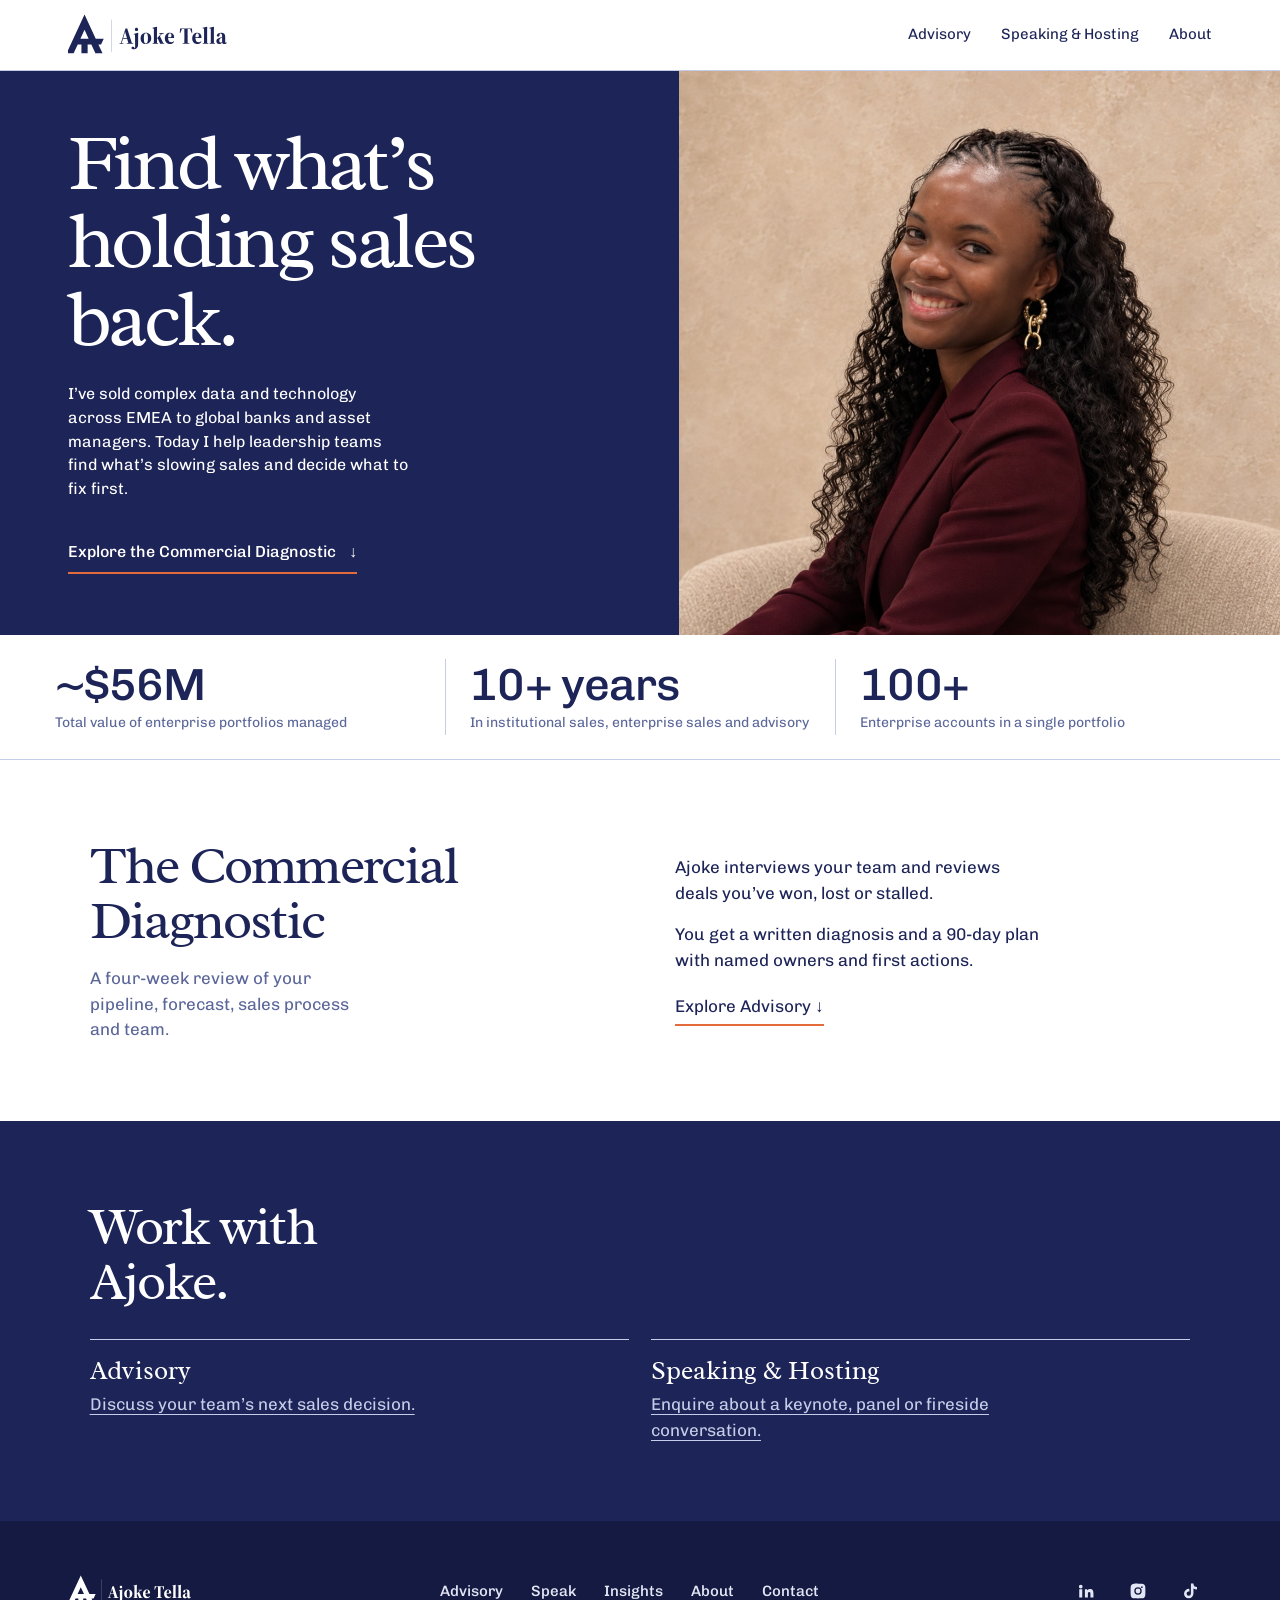
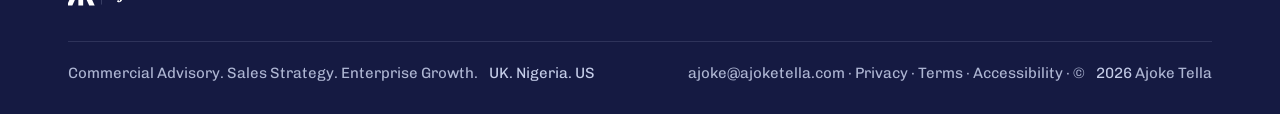
<file: index.html>
<!doctype html>
<html lang="en-GB">
<head>
<meta charset="utf-8">
<meta name="viewport" content="width=device-width, initial-scale=1">
<meta name="theme-color" content="#1D2457">
<meta property="og:type" content="website">
<meta property="og:image" content="https://ajoketella.com/assets/img/og-image.png">
<meta property="og:image:width" content="1200">
<meta property="og:image:height" content="630">
<meta name="twitter:card" content="summary_large_image">
<link rel="icon" href="assets/img/favicon.svg" type="image/svg+xml">
<link rel="icon" href="assets/img/favicon-32.png" sizes="32x32" type="image/png">
<link rel="apple-touch-icon" href="assets/img/apple-touch-icon.png">
<script defer src="https://cloud.umami.is/script.js" data-website-id="dfd92717-a783-41e5-9615-b418559e9346" data-domains="ajoketella.com,www.ajoketella.com"></script>
<title>Ajoke Tella | Commercial Advisory</title>
<meta name="description" content="Ajoke Tella helps leadership teams find what is slowing enterprise sales and decide what to fix first.">
<link rel="canonical" href="https://ajoketella.com/">
<meta property="og:url" content="https://ajoketella.com/">
<meta property="og:title" content="Ajoke Tella | Commercial Advisory">
<meta property="og:description" content="Ajoke Tella helps leadership teams find what is slowing enterprise sales and decide what to fix first.">
<script type="application/ld+json">
{
  "@context": "https://schema.org",
  "@graph": [
    {
      "@type": "Person",
      "@id": "https://ajoketella.com/#ajoke",
      "name": "Ajoke Tella",
      "jobTitle": "Commercial Leader, Enterprise Sales and Growth Advisory",
      "description": "Commercial leader and adviser who helps startups, SMEs and established companies win and grow revenue, drawing on a decade of enterprise sales to tier 1 and tier 2 banks, asset managers, hedge funds and family offices across EMEA.",
      "url": "https://ajoketella.com/",
      "image": "https://ajoketella.com/assets/img/photos/ajoke-portrait.jpg",
      "sameAs": ["https://www.linkedin.com/in/joketella/", "https://www.instagram.com/ajoketella/", "https://www.tiktok.com/@theajoketella"],
      "workLocation": [
        {"@type": "Place", "name": "London", "address": {"@type": "PostalAddress", "addressLocality": "London", "addressCountry": "GB"}},
        {"@type": "Place", "name": "Lagos", "address": {"@type": "PostalAddress", "addressLocality": "Lagos", "addressCountry": "NG"}}
      ],
      "alumniOf": [
        {"@type": "CollegeOrUniversity", "name": "University of Ilorin"},
        {"@type": "CollegeOrUniversity", "name": "London School of Economics and Political Science"}
      ],
      "knowsAbout": ["Enterprise sales", "B2B sales strategy", "Go-to-market strategy", "Building a sales function", "Sales team training and coaching", "Fractional commercial leadership", "RFP and tender strategy", "Account expansion", "Founder-led sales", "Commercial leadership"]
    },
    {
      "@type": "ProfessionalService",
      "@id": "https://ajoketella.com/#practice",
      "name": "Ajoke Tella",
      "description": "Commercial advisory for companies selling complex, high value products and services: sales strategy and go-to-market, sales function build, fractional commercial leadership and enterprise sales capability.",
      "url": "https://ajoketella.com/",
      "logo": "https://ajoketella.com/assets/img/mark.svg",
      "founder": {"@id": "https://ajoketella.com/#ajoke"},
      "location": [
        {"@type": "Place", "name": "London", "address": {"@type": "PostalAddress", "addressLocality": "London", "addressCountry": "GB"}},
        {"@type": "Place", "name": "Lagos", "address": {"@type": "PostalAddress", "addressLocality": "Lagos", "addressCountry": "NG"}}
      ],
      "areaServed": [
        {"@type": "Country", "name": "United Kingdom"},
        {"@type": "Place", "name": "Europe"},
        {"@type": "Country", "name": "United States"},
        {"@type": "Country", "name": "United Arab Emirates"},
        {"@type": "Country", "name": "Nigeria"},
        {"@type": "Place", "name": "Africa"}
      ],
      "hasOfferCatalog": {
        "@type": "OfferCatalog",
        "name": "Commercial advisory",
        "itemListElement": [
          {"@type": "Offer", "itemOffered": {"@type": "Service", "name": "Commercial Diagnostic", "description": "A four-week review of your sales organisation, pipeline, process, team and enterprise readiness, with a written diagnosis and plan."}},
          {"@type": "Offer", "itemOffered": {"@type": "Service", "name": "Sales Strategy and Go-To-Market"}},
          {"@type": "Offer", "itemOffered": {"@type": "Service", "name": "Sales Function Build"}},
          {"@type": "Offer", "itemOffered": {"@type": "Service", "name": "Fractional Commercial Leader"}},
          {"@type": "Offer", "itemOffered": {"@type": "Service", "name": "Enterprise Sales Capability Programme"}},
          {"@type": "Offer", "itemOffered": {"@type": "Service", "name": "Enterprise Deal and RFP Strategy"}},
          {"@type": "Offer", "itemOffered": {"@type": "Service", "name": "Whitespace and Account Expansion"}},
          {"@type": "Offer", "itemOffered": {"@type": "Service", "name": "Sales Team Training and Coaching"}},
          {"@type": "Offer", "itemOffered": {"@type": "Service", "name": "Founder-Led Sales Transition"}},
          {"@type": "Offer", "itemOffered": {"@type": "Service", "name": "Sales Hiring and Team Design"}}
        ]
      }
    },
    {
      "@type": "WebSite",
      "@id": "https://ajoketella.com/#site",
      "name": "Ajoke Tella",
      "url": "https://ajoketella.com/",
      "inLanguage": "en-GB",
      "publisher": {"@id": "https://ajoketella.com/#ajoke"}
    }
,
    {
      "@type": "WebPage",
      "@id": "https://ajoketella.com/#webpage",
      "url": "https://ajoketella.com/",
      "name": "Ajoke Tella | Commercial Advisory for Revenue Growth",
      "isPartOf": {"@id": "https://ajoketella.com/#site"},
      "about": {"@id": "https://ajoketella.com/#practice"},
      "primaryImageOfPage": "https://ajoketella.com/assets/img/photos/ajoke-portrait.jpg"
    }
  ]
}
</script>
<link rel="stylesheet" href="/assets/redesign/site.css"><script src="/assets/redesign/site.js" defer></script></head>
<body><svg class="sprite" aria-hidden="true" focusable="false"><symbol id="horizontal" viewbox="6.36 1.60 368.01 93.40"><path transform="translate(0.00 0.00) scale(1)" fill="currentColor" fill-rule="evenodd" d="M50.0 4.6 L75.3 59.0 L93.39 59.0 L87.34 72.0 L81.34 72.0 L90.64 92.0 L74.64 92.0 L65.34 72.0 L57.0 72.0 L57.0 92.0 L43.0 92.0 L43.0 72.0 L34.66 72.0 L25.36 92.0 L9.36 92.0 Z M50.0 39.01 L59.3 59.0 L40.7 59.0 Z"></path><rect x="110.87" y="15.96" width="0.6" height="73.42" style="fill:var(--rule,currentColor)"></rect><path transform="translate(128.32 70.15) scale(0.5218)" fill="currentColor" d="M1.20 0.00L18.20 0.00L18.20 -2.20L10.70 -3.10L16.40 -21.70L34.10 -21.70L39.70 -3.10L32.50 -2.20L32.50 0.00L60.80 0.00L60.80 -2.20L54.70 -3.20L34.70 -66.00L27.20 -66.00L7.40 -3.10L1.20 -2.20ZM17.20 -24.40L25.40 -51.10L33.30 -24.40ZM63.00 24.60C66.90 24.60 72.00 23.30 76.30 18.90C80.40 14.80 81.90 10.10 81.90 0.00L81.90 -33.00L82.30 -46.20L80.90 -47.20L62.60 -42.00L62.60 -40.20L68.40 -38.50C68.50 -34.00 68.60 -30.50 68.60 -24.20L68.60 -6.50C68.60 2.60 69.50 10.30 68.80 17.00C68.70 18.50 68.40 19.60 67.90 20.60L66.50 18.30C64.10 14.20 62.00 13.50 59.20 13.50C55.70 13.50 53.20 15.50 52.90 18.70C54.00 23.10 57.70 24.60 63.00 24.60ZM74.80 -54.80C78.60 -54.80 81.80 -57.60 81.80 -61.60C81.80 -65.70 78.60 -68.50 74.80 -68.50C71.00 -68.50 67.80 -65.70 67.80 -61.60C67.80 -57.60 71.00 -54.80 74.80 -54.80ZM115.60 1.50C128.90 1.50 138.70 -8.40 138.70 -22.90C138.70 -37.60 130.20 -47.20 115.60 -47.20C102.10 -47.20 92.60 -37.40 92.60 -22.80C92.60 -8.20 101.00 1.50 115.60 1.50ZM115.60 -1.10C110.10 -1.10 106.90 -6.20 106.90 -22.80C106.90 -39.40 110.10 -44.70 115.60 -44.70C121.20 -44.70 124.30 -39.50 124.30 -22.90C124.30 -6.40 121.20 -1.10 115.60 -1.10ZM144.50 0.00L168.50 0.00L168.50 -2.20L163.70 -3.00C163.40 -7.90 163.40 -14.60 163.40 -20.30L166.60 -23.60L176.90 0.00L195.00 0.00L195.00 -2.20L190.40 -3.10L176.10 -33.40L184.60 -42.20L192.80 -43.60L192.80 -45.80L172.70 -45.80L172.70 -43.60L180.80 -42.20L163.40 -23.60L163.40 -51.50L163.80 -72.00L162.40 -73.10L144.10 -68.30L144.10 -66.50L150.10 -64.90L150.10 -20.90C150.10 -15.40 150.10 -8.30 149.80 -3.10L144.50 -2.20ZM219.50 -44.60C223.40 -44.60 226.00 -41.70 226.00 -34.20C226.00 -28.70 224.20 -27.20 218.70 -27.20L211.50 -27.20C211.90 -40.30 215.40 -44.60 219.50 -44.60ZM219.40 1.50C227.30 1.50 233.70 -1.90 237.50 -9.60L236.00 -10.80C233.30 -7.80 229.90 -5.90 225.30 -5.90C217.30 -5.90 211.50 -12.60 211.50 -24.60L211.50 -24.70L237.20 -24.70C237.60 -26.40 237.70 -27.30 237.70 -29.30C237.70 -39.70 230.70 -47.20 219.30 -47.20C208.00 -47.20 197.50 -38.60 197.50 -22.20C197.50 -7.00 207.20 1.50 219.40 1.50ZM262.10 -46.40L264.20 -46.40L271.30 -63.00L281.70 -63.00C282.00 -55.20 282.10 -44.40 282.10 -35.40L282.10 -31.00C282.10 -21.90 282.00 -11.00 281.70 -3.20L274.20 -2.20L274.20 0.00L303.90 0.00L303.90 -2.20L296.40 -3.20C296.10 -11.00 296.10 -21.90 296.10 -31.00L296.10 -35.40C296.10 -44.40 296.10 -55.20 296.40 -63.00L306.80 -63.00L313.90 -46.40L316.10 -46.40L314.90 -65.70L263.30 -65.70ZM337.90 -44.60C341.80 -44.60 344.40 -41.70 344.40 -34.20C344.40 -28.70 342.60 -27.20 337.10 -27.20L329.90 -27.20C330.30 -40.30 333.80 -44.60 337.90 -44.60ZM337.80 1.50C345.70 1.50 352.10 -1.90 355.90 -9.60L354.40 -10.80C351.70 -7.80 348.30 -5.90 343.70 -5.90C335.70 -5.90 329.90 -12.60 329.90 -24.60L329.90 -24.70L355.60 -24.70C356.00 -26.40 356.10 -27.30 356.10 -29.30C356.10 -39.70 349.10 -47.20 337.70 -47.20C326.40 -47.20 315.90 -38.60 315.90 -22.20C315.90 -7.00 325.60 1.50 337.80 1.50ZM361.60 0.00L385.60 0.00L385.60 -2.20L380.80 -3.00C380.50 -8.20 380.50 -15.40 380.50 -20.90L380.50 -52.10L380.90 -72.00L379.50 -73.10L361.20 -68.30L361.20 -66.50L367.20 -64.90L367.20 -20.90C367.20 -15.40 367.20 -8.30 366.90 -3.10L361.60 -2.20ZM390.80 0.00L414.80 0.00L414.80 -2.20L410.00 -3.00C409.70 -8.20 409.70 -15.40 409.70 -20.90L409.70 -52.10L410.10 -72.00L408.70 -73.10L390.40 -68.30L390.40 -66.50L396.40 -64.90L396.40 -20.90C396.40 -15.40 396.40 -8.30 396.10 -3.10L390.80 -2.20ZM455.60 1.40C460.70 1.40 464.10 -1.20 465.80 -5.40L464.40 -6.50C463.10 -4.80 462.20 -4.20 460.80 -4.20C459.50 -4.20 458.70 -5.20 458.70 -7.20L458.70 -29.60C458.70 -41.80 453.70 -47.20 442.20 -47.20C430.40 -47.20 422.90 -42.20 422.10 -34.90C423.00 -31.70 424.70 -30.30 427.80 -30.30C431.00 -30.30 434.20 -32.30 434.50 -38.50L435.00 -44.00C435.90 -44.20 436.90 -44.40 437.90 -44.40C443.70 -44.40 445.40 -41.40 445.40 -31.60L445.40 -28.10C442.60 -27.40 439.90 -26.60 438.00 -26.10C424.90 -22.10 420.40 -16.80 420.40 -10.00C420.40 -2.80 425.40 1.50 432.40 1.50C437.70 1.50 441.70 -0.30 445.60 -5.40C446.50 -1.30 449.60 1.40 455.60 1.40ZM433.00 -13.00C433.00 -18.60 436.10 -21.80 441.10 -24.20C442.00 -24.70 443.50 -25.20 445.40 -25.80L445.40 -7.60C443.10 -5.90 441.50 -5.30 439.30 -5.30C435.70 -5.30 433.00 -7.70 433.00 -13.00Z"></path></symbol></svg>
<a href="#review-main" class="review-skip">Skip to content</a><header class="review-header"><div class="wrap">
  <a class="brand" href="/" aria-label="Ajoke Tella, home"><svg viewbox="6.36 1.60 368.01 93.40" role="img" aria-label="Ajoke Tella"><use href="#horizontal"></use></svg></a>
  <nav aria-label="Main navigation"><a href="/advisory/">Advisory</a><a href="/speak/">Speaking &amp; Hosting</a><a href="/about/">About</a></nav></div></header>
<main id="review-main" tabindex="-1"><section aria-label="Home"><div id="ajoke-homepage-four-week">

  <section class="ae-opening" aria-labelledby="ae-headline">
    <div class="ae-intro" style="background-color:#1D2457;color:#FFFFFF">

      <h1 id="ae-headline" style="color:#FFFFFF !important">Find what’s holding sales back.</h1>
      <p class="ae-description" style="color:#FFFFFF !important">I’ve sold complex data and technology across EMEA to global banks and asset managers. Today I help leadership teams find what’s slowing sales and decide what to fix first.</p>
      <a class="ae-cta" style="color:#FFFFFF !important" href="/advisory/#diagnostic">Explore the Commercial Diagnostic <span aria-hidden="true">↓</span></a>
    </div>
    <figure><img src="/assets/redesign/fedeeccdaff53a62.jpg" alt="Ajoke Tella smiling in a burgundy blazer"></figure>
  </section>
  <ul class="ae-proof" aria-label="Ajoke Tella's commercial track record">
    <li><strong>~$56M</strong><p>Total value of enterprise portfolios managed</p></li>
    <li><strong>10+ years</strong><p>In institutional sales, enterprise sales and advisory</p></li>
    <li><strong>100+</strong><p>Enterprise accounts in a single portfolio</p></li>
  </ul>
  <section id="ajoke-diagnostic" class="ae-chapter" aria-labelledby="ajoke-diagnostic-title">
    <div>
      <h2 id="ajoke-diagnostic-title">The Commercial Diagnostic</h2>
      <p class="ae-chapter-lead">A four-week review of your pipeline, forecast, sales process and team.</p>
    </div>
    <div class="ae-chapter-body">
      <p>Ajoke interviews your team and reviews deals you’ve won, lost or stalled.</p>
      <p>You get a written diagnosis and a 90-day plan with named owners and first actions.</p>
      <a href="/advisory/">Explore Advisory <span aria-hidden="true">↓</span></a>
    </div>
  </section>
  <section id="ajoke-contact" class="ae-close" aria-labelledby="ajoke-contact-title">
    <h2 id="ajoke-contact-title">Work with Ajoke.</h2>
    <div class="ae-routes">
      <div>
        <h3>Advisory</h3>
        <p><a href="/advisory/">Discuss your team’s next sales decision.</a></p>
      </div>
      <div id="ajoke-speaking">
        <h3>Speaking &amp; Hosting</h3>
        <p><a href="/speak/">Enquire about a keynote, panel or fireside conversation.</a></p>
      </div>
    </div>
  </section>
</div>
</section></main><footer class="site-footer v6-footer">
  <div class="wrap">
    <div class="v6-row">
      <a class="v6-brand" href="/" aria-label="Ajoke Tella, home"><svg class="footer-logo" viewbox="6.36 1.60 368.01 93.40" role="img" aria-label="Ajoke Tella"><use href="#horizontal"></use></svg></a>
      <nav class="v6-nav" aria-label="Footer">
        <a href="/advisory/">Advisory</a>
        <a href="/speak/">Speak</a>
        <a href="/insights/">Insights</a>
        <a href="/about/">About</a>
        <a href="/contact/">Contact</a>
      </nav>
      <ul class="v6-social" aria-label="Ajoke on social media">
        <li><a href="https://www.linkedin.com/in/joketella/" rel="noopener" data-umami-event="LinkedIn" aria-label="LinkedIn"><svg viewbox="0 0 24 24" aria-hidden="true" focusable="false"><path d="M4.98 3.5a2.5 2.5 0 1 1 0 5 2.5 2.5 0 0 1 0-5ZM3 9.75h4v11H3v-11Zm6.5 0h3.8v1.6h.05c.53-1 1.84-2.05 3.78-2.05 4.04 0 4.79 2.66 4.79 6.12v5.33h-4v-4.73c0-1.13-.02-2.58-1.57-2.58-1.58 0-1.82 1.23-1.82 2.5v4.81h-4v-11Z"></path></svg></a></li>
        <li><a href="https://www.instagram.com/ajoketella/" rel="noopener" data-umami-event="Instagram" aria-label="Instagram"><svg viewbox="0 0 24 24" aria-hidden="true" focusable="false"><path d="M12 2.2c3.2 0 3.58 0 4.85.07 3.25.15 4.77 1.69 4.92 4.92.06 1.27.07 1.65.07 4.85s0 3.58-.07 4.85c-.15 3.23-1.66 4.77-4.92 4.92-1.27.06-1.65.07-4.85.07s-3.58 0-4.85-.07c-3.26-.15-4.77-1.7-4.92-4.92C2.17 15.58 2.16 15.2 2.16 12s0-3.58.07-4.85C2.38 3.92 3.9 2.38 7.15 2.23 8.42 2.17 8.8 2.16 12 2.16Zm0 4.86a4.94 4.94 0 1 0 0 9.88 4.94 4.94 0 0 0 0-9.88Zm0 8.15a3.21 3.21 0 1 1 0-6.42 3.21 3.21 0 0 1 0 6.42Zm5.13-9.5a1.15 1.15 0 1 0 0 2.3 1.15 1.15 0 0 0 0-2.3Z"></path></svg></a></li>
        <li><a href="https://www.tiktok.com/@theajoketella" rel="noopener" data-umami-event="TikTok" aria-label="TikTok"><svg viewbox="0 0 24 24" aria-hidden="true" focusable="false"><path d="M16.6 2h-3.37v13.4a2.9 2.9 0 1 1-2.9-2.9c.3 0 .58.05.85.13V9.2a6.27 6.27 0 1 0 5.42 6.2V8.6a8.1 8.1 0 0 0 4.73 1.52V6.75A4.73 4.73 0 0 1 16.6 2Z"></path></svg></a></li>
      </ul>
    </div>
    <div class="v6-base">
      <p>Commercial Advisory. Sales Strategy. Enterprise Growth. <span>UK. Nigeria. US</span></p>
      <p><a href="mailto:ajoke@ajoketella.com">ajoke@ajoketella.com</a> <span aria-hidden="true">·</span> <a href="/privacy.html">Privacy</a> <span aria-hidden="true">·</span> <a href="/terms/">Terms</a> <span aria-hidden="true">·</span> <a href="/accessibility/">Accessibility</a> <span aria-hidden="true">·</span> © <span data-year>2026</span> Ajoke Tella</p>
    </div>
  </div>
</footer></body></html>
</file>
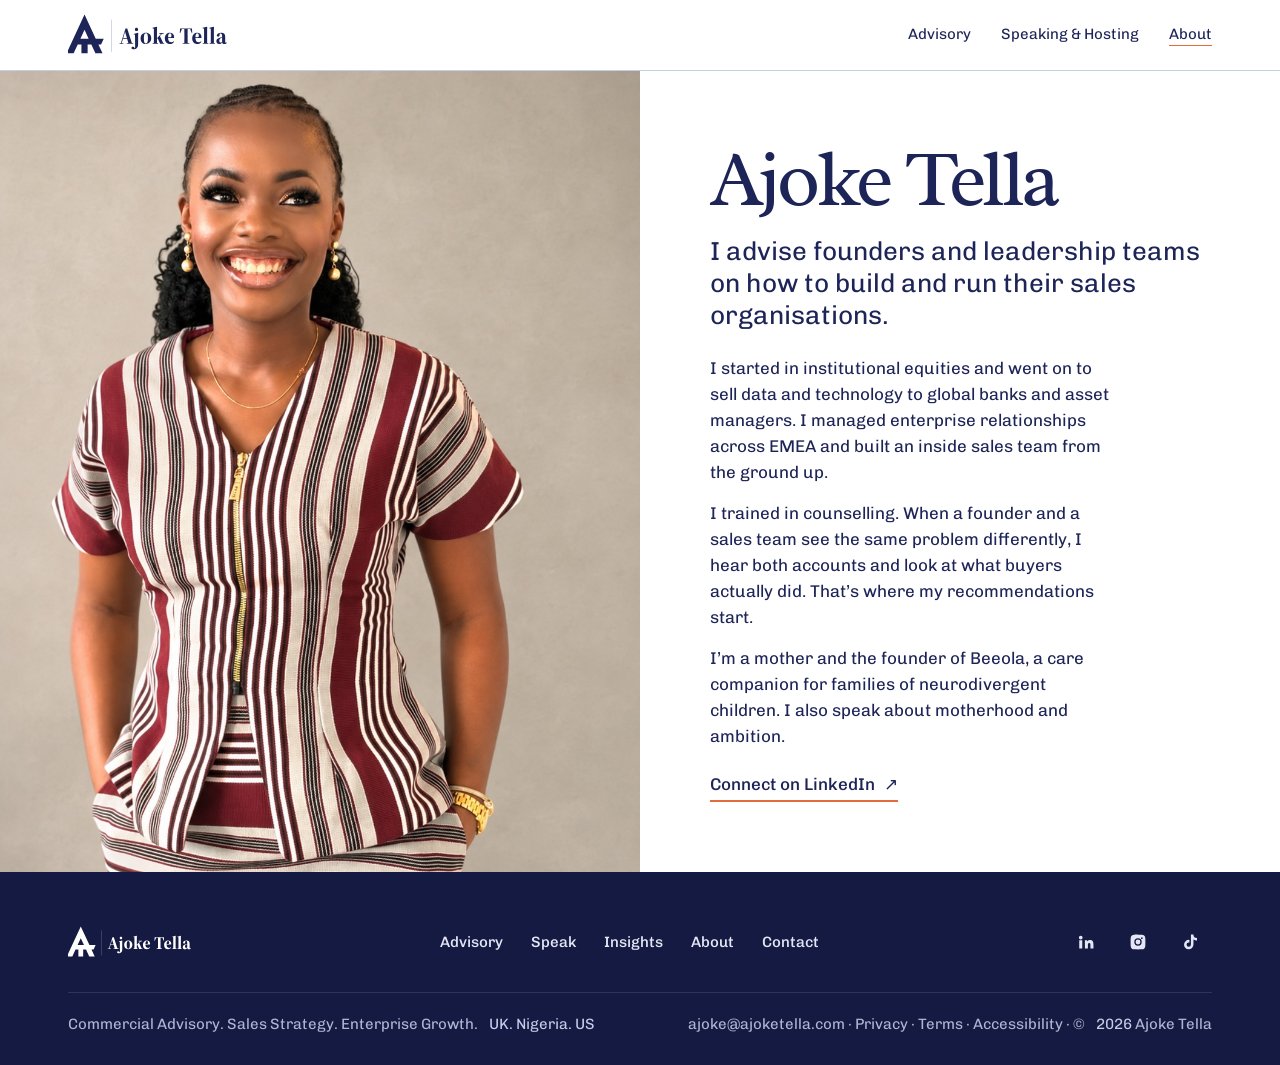
<file: about/index.html>
<!doctype html>
<html lang="en-GB">
<head>
<meta charset="utf-8">
<meta name="viewport" content="width=device-width, initial-scale=1">
<meta name="theme-color" content="#1D2457">
<meta property="og:type" content="website">
<meta property="og:image" content="https://ajoketella.com/assets/img/og-image.png">
<meta property="og:image:width" content="1200">
<meta property="og:image:height" content="630">
<meta name="twitter:card" content="summary_large_image">
<link rel="icon" href="../assets/img/favicon.svg" type="image/svg+xml">
<link rel="icon" href="../assets/img/favicon-32.png" sizes="32x32" type="image/png">
<link rel="apple-touch-icon" href="../assets/img/apple-touch-icon.png">
<script defer src="https://cloud.umami.is/script.js" data-website-id="dfd92717-a783-41e5-9615-b418559e9346" data-domains="ajoketella.com,www.ajoketella.com"></script>
<title>About Ajoke Tella | Commercial Adviser</title>
<meta name="description" content="Ajoke Tella advises founders and leadership teams on enterprise sales and commercial strategy.">
<link rel="canonical" href="https://ajoketella.com/about/">
<meta property="og:type" content="profile">
<meta property="og:url" content="https://ajoketella.com/about/">
<meta property="og:title" content="About Ajoke Tella | Commercial Adviser">
<meta property="og:description" content="Ajoke Tella advises founders and leadership teams on enterprise sales and commercial strategy.">
<script type="application/ld+json">
{
  "@context": "https://schema.org",
  "@graph": [
    {
      "@type": "Person",
      "@id": "https://ajoketella.com/#ajoke",
      "name": "Ajoke Tella",
      "jobTitle": "Commercial Leader, Enterprise Sales and Growth Advisory",
      "description": "Commercial leader and adviser who helps startups, SMEs and established companies win and grow revenue, drawing on a decade of enterprise sales to tier 1 and tier 2 banks, asset managers, hedge funds and family offices across EMEA.",
      "url": "https://ajoketella.com/",
      "image": "https://ajoketella.com/assets/img/photos/ajoke-portrait.jpg",
      "sameAs": ["https://www.linkedin.com/in/joketella/", "https://www.instagram.com/ajoketella/", "https://www.tiktok.com/@theajoketella"],
      "workLocation": [
        {"@type": "Place", "name": "London", "address": {"@type": "PostalAddress", "addressLocality": "London", "addressCountry": "GB"}},
        {"@type": "Place", "name": "Lagos", "address": {"@type": "PostalAddress", "addressLocality": "Lagos", "addressCountry": "NG"}}
      ],
      "alumniOf": [
        {"@type": "CollegeOrUniversity", "name": "University of Ilorin"},
        {"@type": "CollegeOrUniversity", "name": "London School of Economics and Political Science"}
      ],
      "knowsAbout": ["Enterprise sales", "B2B sales strategy", "Go-to-market strategy", "Building a sales function", "Sales team training and coaching", "Fractional commercial leadership", "RFP and tender strategy", "Account expansion", "Founder-led sales", "Commercial leadership"]
    },
    {
      "@type": "ProfessionalService",
      "@id": "https://ajoketella.com/#practice",
      "name": "Ajoke Tella",
      "description": "Commercial advisory for companies selling complex, high value products and services: sales strategy and go-to-market, sales function build, fractional commercial leadership and enterprise sales capability.",
      "url": "https://ajoketella.com/",
      "logo": "https://ajoketella.com/assets/img/mark.svg",
      "founder": {"@id": "https://ajoketella.com/#ajoke"},
      "location": [
        {"@type": "Place", "name": "London", "address": {"@type": "PostalAddress", "addressLocality": "London", "addressCountry": "GB"}},
        {"@type": "Place", "name": "Lagos", "address": {"@type": "PostalAddress", "addressLocality": "Lagos", "addressCountry": "NG"}}
      ],
      "areaServed": [
        {"@type": "Country", "name": "United Kingdom"},
        {"@type": "Place", "name": "Europe"},
        {"@type": "Country", "name": "United States"},
        {"@type": "Country", "name": "United Arab Emirates"},
        {"@type": "Country", "name": "Nigeria"},
        {"@type": "Place", "name": "Africa"}
      ],
      "hasOfferCatalog": {
        "@type": "OfferCatalog",
        "name": "Commercial advisory",
        "itemListElement": [
          {"@type": "Offer", "itemOffered": {"@type": "Service", "name": "Commercial Diagnostic", "description": "A four-week review of your sales organisation, pipeline, process, team and enterprise readiness, with a written diagnosis and plan."}},
          {"@type": "Offer", "itemOffered": {"@type": "Service", "name": "Sales Strategy and Go-To-Market"}},
          {"@type": "Offer", "itemOffered": {"@type": "Service", "name": "Sales Function Build"}},
          {"@type": "Offer", "itemOffered": {"@type": "Service", "name": "Fractional Commercial Leader"}},
          {"@type": "Offer", "itemOffered": {"@type": "Service", "name": "Enterprise Sales Capability Programme"}},
          {"@type": "Offer", "itemOffered": {"@type": "Service", "name": "Enterprise Deal and RFP Strategy"}},
          {"@type": "Offer", "itemOffered": {"@type": "Service", "name": "Whitespace and Account Expansion"}},
          {"@type": "Offer", "itemOffered": {"@type": "Service", "name": "Sales Team Training and Coaching"}},
          {"@type": "Offer", "itemOffered": {"@type": "Service", "name": "Founder-Led Sales Transition"}},
          {"@type": "Offer", "itemOffered": {"@type": "Service", "name": "Sales Hiring and Team Design"}}
        ]
      }
    },
    {
      "@type": "WebSite",
      "@id": "https://ajoketella.com/#site",
      "name": "Ajoke Tella",
      "url": "https://ajoketella.com/",
      "inLanguage": "en-GB",
      "publisher": {"@id": "https://ajoketella.com/#ajoke"}
    }
,
    {
      "@type": "ProfilePage",
      "@id": "https://ajoketella.com/about/#webpage",
      "url": "https://ajoketella.com/about/",
      "name": "About Ajoke Tella",
      "isPartOf": {"@id": "https://ajoketella.com/#site"},
      "mainEntity": {"@id": "https://ajoketella.com/#ajoke"},
      "breadcrumb": {"@type": "BreadcrumbList", "itemListElement": [
        {"@type": "ListItem", "position": 1, "name": "Home", "item": "https://ajoketella.com/"},
        {"@type": "ListItem", "position": 2, "name": "About", "item": "https://ajoketella.com/about/"}
      ]}
    }
  ]
}
</script>
<link rel="stylesheet" href="/assets/redesign/site.css"><script src="/assets/redesign/site.js" defer></script></head>
<body><svg class="sprite" aria-hidden="true" focusable="false"><symbol id="horizontal" viewbox="6.36 1.60 368.01 93.40"><path transform="translate(0.00 0.00) scale(1)" fill="currentColor" fill-rule="evenodd" d="M50.0 4.6 L75.3 59.0 L93.39 59.0 L87.34 72.0 L81.34 72.0 L90.64 92.0 L74.64 92.0 L65.34 72.0 L57.0 72.0 L57.0 92.0 L43.0 92.0 L43.0 72.0 L34.66 72.0 L25.36 92.0 L9.36 92.0 Z M50.0 39.01 L59.3 59.0 L40.7 59.0 Z"></path><rect x="110.87" y="15.96" width="0.6" height="73.42" style="fill:var(--rule,currentColor)"></rect><path transform="translate(128.32 70.15) scale(0.5218)" fill="currentColor" d="M1.20 0.00L18.20 0.00L18.20 -2.20L10.70 -3.10L16.40 -21.70L34.10 -21.70L39.70 -3.10L32.50 -2.20L32.50 0.00L60.80 0.00L60.80 -2.20L54.70 -3.20L34.70 -66.00L27.20 -66.00L7.40 -3.10L1.20 -2.20ZM17.20 -24.40L25.40 -51.10L33.30 -24.40ZM63.00 24.60C66.90 24.60 72.00 23.30 76.30 18.90C80.40 14.80 81.90 10.10 81.90 0.00L81.90 -33.00L82.30 -46.20L80.90 -47.20L62.60 -42.00L62.60 -40.20L68.40 -38.50C68.50 -34.00 68.60 -30.50 68.60 -24.20L68.60 -6.50C68.60 2.60 69.50 10.30 68.80 17.00C68.70 18.50 68.40 19.60 67.90 20.60L66.50 18.30C64.10 14.20 62.00 13.50 59.20 13.50C55.70 13.50 53.20 15.50 52.90 18.70C54.00 23.10 57.70 24.60 63.00 24.60ZM74.80 -54.80C78.60 -54.80 81.80 -57.60 81.80 -61.60C81.80 -65.70 78.60 -68.50 74.80 -68.50C71.00 -68.50 67.80 -65.70 67.80 -61.60C67.80 -57.60 71.00 -54.80 74.80 -54.80ZM115.60 1.50C128.90 1.50 138.70 -8.40 138.70 -22.90C138.70 -37.60 130.20 -47.20 115.60 -47.20C102.10 -47.20 92.60 -37.40 92.60 -22.80C92.60 -8.20 101.00 1.50 115.60 1.50ZM115.60 -1.10C110.10 -1.10 106.90 -6.20 106.90 -22.80C106.90 -39.40 110.10 -44.70 115.60 -44.70C121.20 -44.70 124.30 -39.50 124.30 -22.90C124.30 -6.40 121.20 -1.10 115.60 -1.10ZM144.50 0.00L168.50 0.00L168.50 -2.20L163.70 -3.00C163.40 -7.90 163.40 -14.60 163.40 -20.30L166.60 -23.60L176.90 0.00L195.00 0.00L195.00 -2.20L190.40 -3.10L176.10 -33.40L184.60 -42.20L192.80 -43.60L192.80 -45.80L172.70 -45.80L172.70 -43.60L180.80 -42.20L163.40 -23.60L163.40 -51.50L163.80 -72.00L162.40 -73.10L144.10 -68.30L144.10 -66.50L150.10 -64.90L150.10 -20.90C150.10 -15.40 150.10 -8.30 149.80 -3.10L144.50 -2.20ZM219.50 -44.60C223.40 -44.60 226.00 -41.70 226.00 -34.20C226.00 -28.70 224.20 -27.20 218.70 -27.20L211.50 -27.20C211.90 -40.30 215.40 -44.60 219.50 -44.60ZM219.40 1.50C227.30 1.50 233.70 -1.90 237.50 -9.60L236.00 -10.80C233.30 -7.80 229.90 -5.90 225.30 -5.90C217.30 -5.90 211.50 -12.60 211.50 -24.60L211.50 -24.70L237.20 -24.70C237.60 -26.40 237.70 -27.30 237.70 -29.30C237.70 -39.70 230.70 -47.20 219.30 -47.20C208.00 -47.20 197.50 -38.60 197.50 -22.20C197.50 -7.00 207.20 1.50 219.40 1.50ZM262.10 -46.40L264.20 -46.40L271.30 -63.00L281.70 -63.00C282.00 -55.20 282.10 -44.40 282.10 -35.40L282.10 -31.00C282.10 -21.90 282.00 -11.00 281.70 -3.20L274.20 -2.20L274.20 0.00L303.90 0.00L303.90 -2.20L296.40 -3.20C296.10 -11.00 296.10 -21.90 296.10 -31.00L296.10 -35.40C296.10 -44.40 296.10 -55.20 296.40 -63.00L306.80 -63.00L313.90 -46.40L316.10 -46.40L314.90 -65.70L263.30 -65.70ZM337.90 -44.60C341.80 -44.60 344.40 -41.70 344.40 -34.20C344.40 -28.70 342.60 -27.20 337.10 -27.20L329.90 -27.20C330.30 -40.30 333.80 -44.60 337.90 -44.60ZM337.80 1.50C345.70 1.50 352.10 -1.90 355.90 -9.60L354.40 -10.80C351.70 -7.80 348.30 -5.90 343.70 -5.90C335.70 -5.90 329.90 -12.60 329.90 -24.60L329.90 -24.70L355.60 -24.70C356.00 -26.40 356.10 -27.30 356.10 -29.30C356.10 -39.70 349.10 -47.20 337.70 -47.20C326.40 -47.20 315.90 -38.60 315.90 -22.20C315.90 -7.00 325.60 1.50 337.80 1.50ZM361.60 0.00L385.60 0.00L385.60 -2.20L380.80 -3.00C380.50 -8.20 380.50 -15.40 380.50 -20.90L380.50 -52.10L380.90 -72.00L379.50 -73.10L361.20 -68.30L361.20 -66.50L367.20 -64.90L367.20 -20.90C367.20 -15.40 367.20 -8.30 366.90 -3.10L361.60 -2.20ZM390.80 0.00L414.80 0.00L414.80 -2.20L410.00 -3.00C409.70 -8.20 409.70 -15.40 409.70 -20.90L409.70 -52.10L410.10 -72.00L408.70 -73.10L390.40 -68.30L390.40 -66.50L396.40 -64.90L396.40 -20.90C396.40 -15.40 396.40 -8.30 396.10 -3.10L390.80 -2.20ZM455.60 1.40C460.70 1.40 464.10 -1.20 465.80 -5.40L464.40 -6.50C463.10 -4.80 462.20 -4.20 460.80 -4.20C459.50 -4.20 458.70 -5.20 458.70 -7.20L458.70 -29.60C458.70 -41.80 453.70 -47.20 442.20 -47.20C430.40 -47.20 422.90 -42.20 422.10 -34.90C423.00 -31.70 424.70 -30.30 427.80 -30.30C431.00 -30.30 434.20 -32.30 434.50 -38.50L435.00 -44.00C435.90 -44.20 436.90 -44.40 437.90 -44.40C443.70 -44.40 445.40 -41.40 445.40 -31.60L445.40 -28.10C442.60 -27.40 439.90 -26.60 438.00 -26.10C424.90 -22.10 420.40 -16.80 420.40 -10.00C420.40 -2.80 425.40 1.50 432.40 1.50C437.70 1.50 441.70 -0.30 445.60 -5.40C446.50 -1.30 449.60 1.40 455.60 1.40ZM433.00 -13.00C433.00 -18.60 436.10 -21.80 441.10 -24.20C442.00 -24.70 443.50 -25.20 445.40 -25.80L445.40 -7.60C443.10 -5.90 441.50 -5.30 439.30 -5.30C435.70 -5.30 433.00 -7.70 433.00 -13.00Z"></path></symbol></svg>
<a href="#review-main" class="review-skip">Skip to content</a><header class="review-header"><div class="wrap">
  <a class="brand" href="/" aria-label="Ajoke Tella, home"><svg viewbox="6.36 1.60 368.01 93.40" role="img" aria-label="Ajoke Tella"><use href="#horizontal"></use></svg></a>
  <nav aria-label="Main navigation"><a href="/advisory/">Advisory</a><a href="/speak/">Speaking &amp; Hosting</a><a href="/about/" aria-current="page">About</a></nav></div></header>
<main id="review-main" tabindex="-1"><section aria-label="About"><div id="ajoke-about-linkedin">

  <section class="ae-profile" aria-labelledby="ae-about-title">
    <figure><img src="/assets/redesign/76e80d5f963e4807.jpg" alt="Ajoke Tella smiling in a striped outfit against a stone backdrop"></figure>
    <div class="ae-story">
      <h1 id="ae-about-title">Ajoke Tella</h1>
      <p class="ae-lead">I advise founders and leadership teams on how to build and run their sales organisations.</p>
      <p>I started in institutional equities and went on to sell data and technology to global banks and asset managers. I managed enterprise relationships across EMEA and built an inside sales team from the ground up.</p>
      <p>I trained in counselling. When a founder and a sales team see the same problem differently, I hear both accounts and look at what buyers actually did. That’s where my recommendations start.</p>
      <p>I’m a mother and the founder of Beeola, a care companion for families of neurodivergent children. I also speak about motherhood and ambition.</p>
      <a class="ae-linkedin" href="https://www.linkedin.com/in/joketella/" target="_blank" rel="noopener noreferrer">Connect on LinkedIn <span aria-hidden="true">↗</span></a>
    </div>
  </section>
</div>
</section></main><footer class="site-footer v6-footer">
  <div class="wrap">
    <div class="v6-row">
      <a class="v6-brand" href="/" aria-label="Ajoke Tella, home"><svg class="footer-logo" viewbox="6.36 1.60 368.01 93.40" role="img" aria-label="Ajoke Tella"><use href="#horizontal"></use></svg></a>
      <nav class="v6-nav" aria-label="Footer">
        <a href="/advisory/">Advisory</a>
        <a href="/speak/">Speak</a>
        <a href="/insights/">Insights</a>
        <a href="/about/">About</a>
        <a href="/contact/">Contact</a>
      </nav>
      <ul class="v6-social" aria-label="Ajoke on social media">
        <li><a href="https://www.linkedin.com/in/joketella/" rel="noopener" data-umami-event="LinkedIn" aria-label="LinkedIn"><svg viewbox="0 0 24 24" aria-hidden="true" focusable="false"><path d="M4.98 3.5a2.5 2.5 0 1 1 0 5 2.5 2.5 0 0 1 0-5ZM3 9.75h4v11H3v-11Zm6.5 0h3.8v1.6h.05c.53-1 1.84-2.05 3.78-2.05 4.04 0 4.79 2.66 4.79 6.12v5.33h-4v-4.73c0-1.13-.02-2.58-1.57-2.58-1.58 0-1.82 1.23-1.82 2.5v4.81h-4v-11Z"></path></svg></a></li>
        <li><a href="https://www.instagram.com/ajoketella/" rel="noopener" data-umami-event="Instagram" aria-label="Instagram"><svg viewbox="0 0 24 24" aria-hidden="true" focusable="false"><path d="M12 2.2c3.2 0 3.58 0 4.85.07 3.25.15 4.77 1.69 4.92 4.92.06 1.27.07 1.65.07 4.85s0 3.58-.07 4.85c-.15 3.23-1.66 4.77-4.92 4.92-1.27.06-1.65.07-4.85.07s-3.58 0-4.85-.07c-3.26-.15-4.77-1.7-4.92-4.92C2.17 15.58 2.16 15.2 2.16 12s0-3.58.07-4.85C2.38 3.92 3.9 2.38 7.15 2.23 8.42 2.17 8.8 2.16 12 2.16Zm0 4.86a4.94 4.94 0 1 0 0 9.88 4.94 4.94 0 0 0 0-9.88Zm0 8.15a3.21 3.21 0 1 1 0-6.42 3.21 3.21 0 0 1 0 6.42Zm5.13-9.5a1.15 1.15 0 1 0 0 2.3 1.15 1.15 0 0 0 0-2.3Z"></path></svg></a></li>
        <li><a href="https://www.tiktok.com/@theajoketella" rel="noopener" data-umami-event="TikTok" aria-label="TikTok"><svg viewbox="0 0 24 24" aria-hidden="true" focusable="false"><path d="M16.6 2h-3.37v13.4a2.9 2.9 0 1 1-2.9-2.9c.3 0 .58.05.85.13V9.2a6.27 6.27 0 1 0 5.42 6.2V8.6a8.1 8.1 0 0 0 4.73 1.52V6.75A4.73 4.73 0 0 1 16.6 2Z"></path></svg></a></li>
      </ul>
    </div>
    <div class="v6-base">
      <p>Commercial Advisory. Sales Strategy. Enterprise Growth. <span>UK. Nigeria. US</span></p>
      <p><a href="mailto:ajoke@ajoketella.com">ajoke@ajoketella.com</a> <span aria-hidden="true">·</span> <a href="/privacy.html">Privacy</a> <span aria-hidden="true">·</span> <a href="/terms/">Terms</a> <span aria-hidden="true">·</span> <a href="/accessibility/">Accessibility</a> <span aria-hidden="true">·</span> © <span data-year>2026</span> Ajoke Tella</p>
    </div>
  </div>
</footer></body></html>
</file>
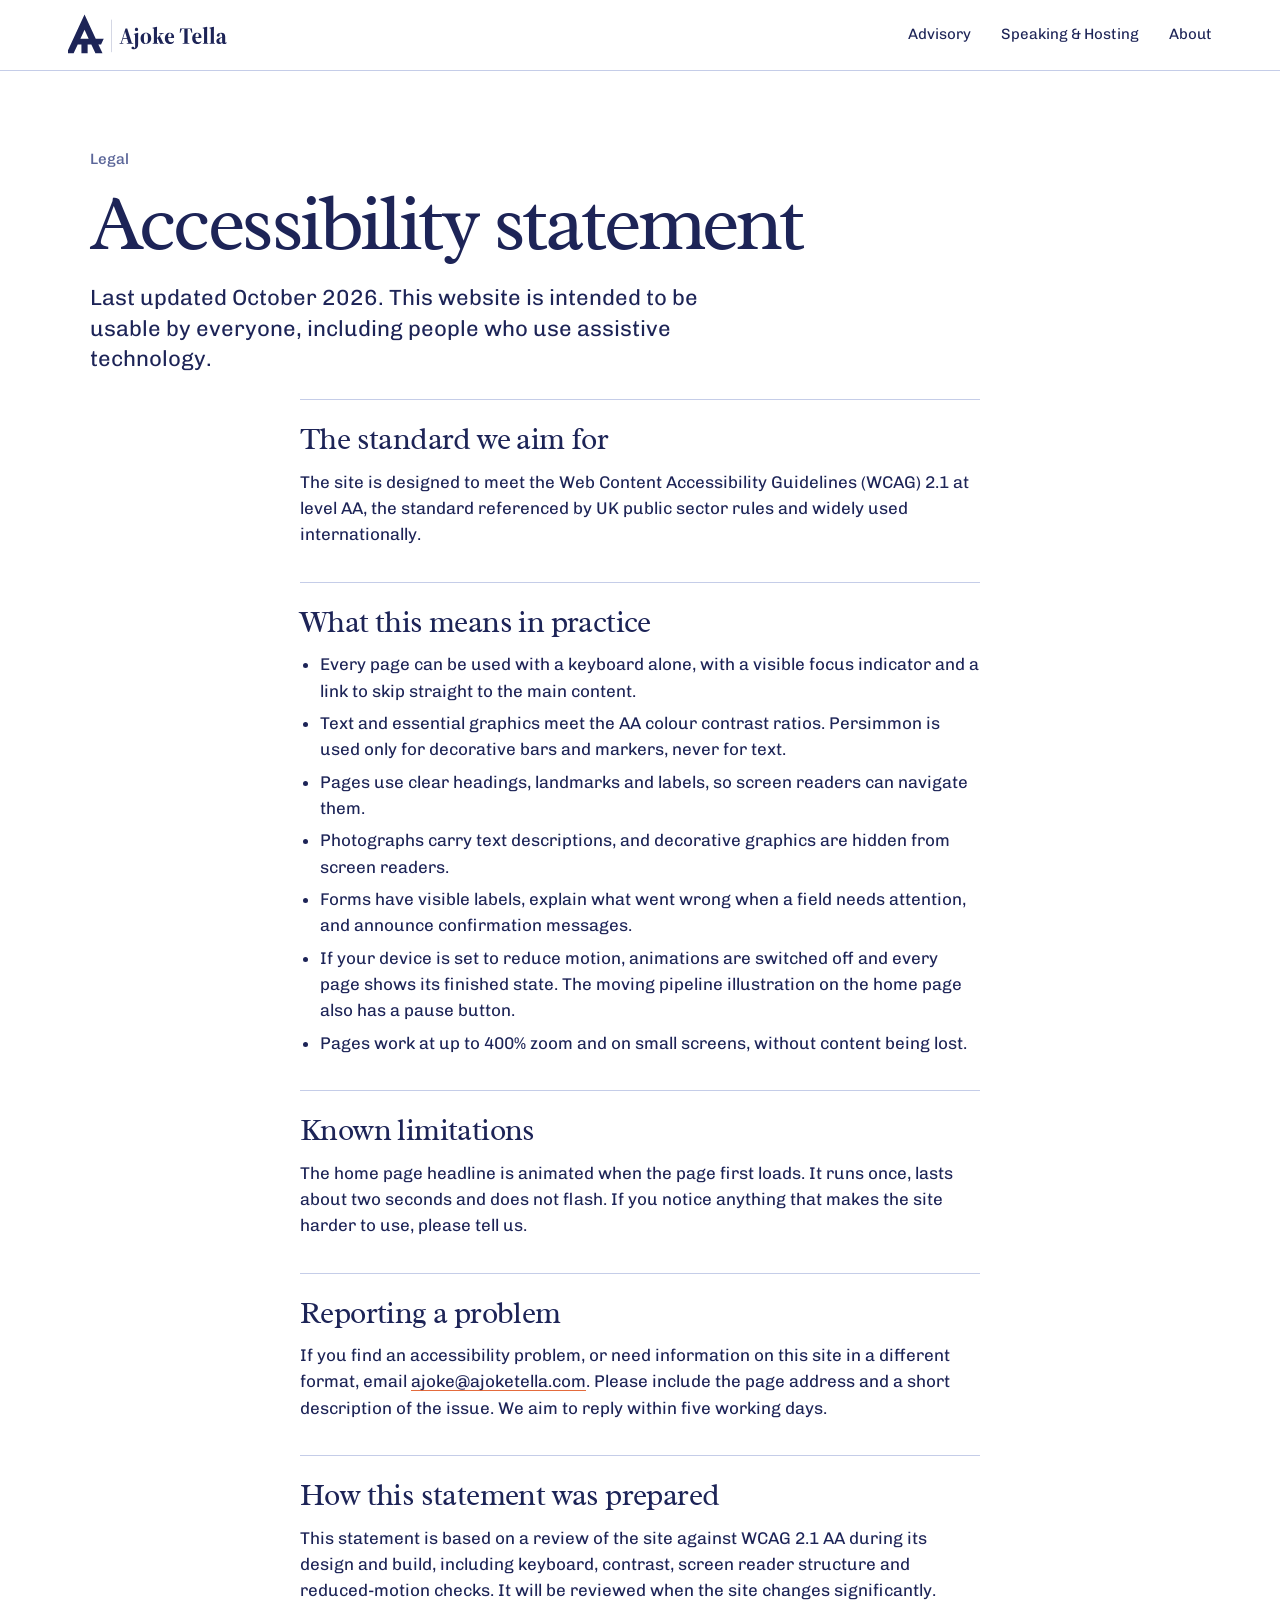
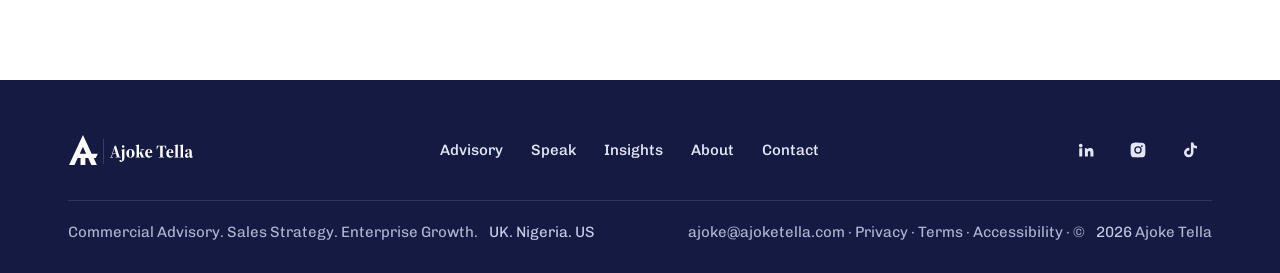
<file: accessibility/index.html>
<!doctype html>
<html lang="en-GB">
<head>
<meta charset="utf-8">
<meta name="viewport" content="width=device-width, initial-scale=1">
<meta name="theme-color" content="#1D2457">
<meta property="og:type" content="website">
<meta property="og:image" content="https://ajoketella.com/assets/img/og-image.png">
<meta property="og:image:width" content="1200">
<meta property="og:image:height" content="630">
<meta name="twitter:card" content="summary_large_image">
<link rel="icon" href="../assets/img/favicon.svg" type="image/svg+xml">
<link rel="icon" href="../assets/img/favicon-32.png" sizes="32x32" type="image/png">
<link rel="apple-touch-icon" href="../assets/img/apple-touch-icon.png">
<script defer src="https://cloud.umami.is/script.js" data-website-id="dfd92717-a783-41e5-9615-b418559e9346" data-domains="ajoketella.com,www.ajoketella.com"></script>

<title>Accessibility Statement | Ajoke Tella</title>
<meta name="description" content="How ajoketella.com is built to be accessible, the standard it aims to meet (WCAG 2.1 AA), known limitations, and how to report a problem.">
<link rel="canonical" href="https://ajoketella.com/accessibility/">
<meta property="og:url" content="https://ajoketella.com/accessibility/">
<meta property="og:title" content="Accessibility Statement | Ajoke Tella">
<meta property="og:description" content="How this website is built to be accessible, and how to report a problem.">
<link rel="stylesheet" href="/assets/redesign/site.css"><script src="/assets/redesign/site.js" defer></script>
</head>
<body>
<a href="#review-main" class="review-skip">Skip to content</a>
<svg width="0" height="0" class="sprite" aria-hidden="true" focusable="false"><symbol id="horizontal" viewBox="6.36 1.60 368.01 93.40"><path transform="translate(0.00 0.00) scale(1)" fill="currentColor" fill-rule="evenodd" d="M50.0 4.6 L75.3 59.0 L93.39 59.0 L87.34 72.0 L81.34 72.0 L90.64 92.0 L74.64 92.0 L65.34 72.0 L57.0 72.0 L57.0 92.0 L43.0 92.0 L43.0 72.0 L34.66 72.0 L25.36 92.0 L9.36 92.0 Z M50.0 39.01 L59.3 59.0 L40.7 59.0 Z"/><rect x="110.87" y="15.96" width="0.6" height="73.42" style="fill:var(--rule,currentColor)"/><path transform="translate(128.32 70.15) scale(0.5218)" fill="currentColor" d="M1.20 0.00L18.20 0.00L18.20 -2.20L10.70 -3.10L16.40 -21.70L34.10 -21.70L39.70 -3.10L32.50 -2.20L32.50 0.00L60.80 0.00L60.80 -2.20L54.70 -3.20L34.70 -66.00L27.20 -66.00L7.40 -3.10L1.20 -2.20ZM17.20 -24.40L25.40 -51.10L33.30 -24.40ZM63.00 24.60C66.90 24.60 72.00 23.30 76.30 18.90C80.40 14.80 81.90 10.10 81.90 0.00L81.90 -33.00L82.30 -46.20L80.90 -47.20L62.60 -42.00L62.60 -40.20L68.40 -38.50C68.50 -34.00 68.60 -30.50 68.60 -24.20L68.60 -6.50C68.60 2.60 69.50 10.30 68.80 17.00C68.70 18.50 68.40 19.60 67.90 20.60L66.50 18.30C64.10 14.20 62.00 13.50 59.20 13.50C55.70 13.50 53.20 15.50 52.90 18.70C54.00 23.10 57.70 24.60 63.00 24.60ZM74.80 -54.80C78.60 -54.80 81.80 -57.60 81.80 -61.60C81.80 -65.70 78.60 -68.50 74.80 -68.50C71.00 -68.50 67.80 -65.70 67.80 -61.60C67.80 -57.60 71.00 -54.80 74.80 -54.80ZM115.60 1.50C128.90 1.50 138.70 -8.40 138.70 -22.90C138.70 -37.60 130.20 -47.20 115.60 -47.20C102.10 -47.20 92.60 -37.40 92.60 -22.80C92.60 -8.20 101.00 1.50 115.60 1.50ZM115.60 -1.10C110.10 -1.10 106.90 -6.20 106.90 -22.80C106.90 -39.40 110.10 -44.70 115.60 -44.70C121.20 -44.70 124.30 -39.50 124.30 -22.90C124.30 -6.40 121.20 -1.10 115.60 -1.10ZM144.50 0.00L168.50 0.00L168.50 -2.20L163.70 -3.00C163.40 -7.90 163.40 -14.60 163.40 -20.30L166.60 -23.60L176.90 0.00L195.00 0.00L195.00 -2.20L190.40 -3.10L176.10 -33.40L184.60 -42.20L192.80 -43.60L192.80 -45.80L172.70 -45.80L172.70 -43.60L180.80 -42.20L163.40 -23.60L163.40 -51.50L163.80 -72.00L162.40 -73.10L144.10 -68.30L144.10 -66.50L150.10 -64.90L150.10 -20.90C150.10 -15.40 150.10 -8.30 149.80 -3.10L144.50 -2.20ZM219.50 -44.60C223.40 -44.60 226.00 -41.70 226.00 -34.20C226.00 -28.70 224.20 -27.20 218.70 -27.20L211.50 -27.20C211.90 -40.30 215.40 -44.60 219.50 -44.60ZM219.40 1.50C227.30 1.50 233.70 -1.90 237.50 -9.60L236.00 -10.80C233.30 -7.80 229.90 -5.90 225.30 -5.90C217.30 -5.90 211.50 -12.60 211.50 -24.60L211.50 -24.70L237.20 -24.70C237.60 -26.40 237.70 -27.30 237.70 -29.30C237.70 -39.70 230.70 -47.20 219.30 -47.20C208.00 -47.20 197.50 -38.60 197.50 -22.20C197.50 -7.00 207.20 1.50 219.40 1.50ZM262.10 -46.40L264.20 -46.40L271.30 -63.00L281.70 -63.00C282.00 -55.20 282.10 -44.40 282.10 -35.40L282.10 -31.00C282.10 -21.90 282.00 -11.00 281.70 -3.20L274.20 -2.20L274.20 0.00L303.90 0.00L303.90 -2.20L296.40 -3.20C296.10 -11.00 296.10 -21.90 296.10 -31.00L296.10 -35.40C296.10 -44.40 296.10 -55.20 296.40 -63.00L306.80 -63.00L313.90 -46.40L316.10 -46.40L314.90 -65.70L263.30 -65.70ZM337.90 -44.60C341.80 -44.60 344.40 -41.70 344.40 -34.20C344.40 -28.70 342.60 -27.20 337.10 -27.20L329.90 -27.20C330.30 -40.30 333.80 -44.60 337.90 -44.60ZM337.80 1.50C345.70 1.50 352.10 -1.90 355.90 -9.60L354.40 -10.80C351.70 -7.80 348.30 -5.90 343.70 -5.90C335.70 -5.90 329.90 -12.60 329.90 -24.60L329.90 -24.70L355.60 -24.70C356.00 -26.40 356.10 -27.30 356.10 -29.30C356.10 -39.70 349.10 -47.20 337.70 -47.20C326.40 -47.20 315.90 -38.60 315.90 -22.20C315.90 -7.00 325.60 1.50 337.80 1.50ZM361.60 0.00L385.60 0.00L385.60 -2.20L380.80 -3.00C380.50 -8.20 380.50 -15.40 380.50 -20.90L380.50 -52.10L380.90 -72.00L379.50 -73.10L361.20 -68.30L361.20 -66.50L367.20 -64.90L367.20 -20.90C367.20 -15.40 367.20 -8.30 366.90 -3.10L361.60 -2.20ZM390.80 0.00L414.80 0.00L414.80 -2.20L410.00 -3.00C409.70 -8.20 409.70 -15.40 409.70 -20.90L409.70 -52.10L410.10 -72.00L408.70 -73.10L390.40 -68.30L390.40 -66.50L396.40 -64.90L396.40 -20.90C396.40 -15.40 396.40 -8.30 396.10 -3.10L390.80 -2.20ZM455.60 1.40C460.70 1.40 464.10 -1.20 465.80 -5.40L464.40 -6.50C463.10 -4.80 462.20 -4.20 460.80 -4.20C459.50 -4.20 458.70 -5.20 458.70 -7.20L458.70 -29.60C458.70 -41.80 453.70 -47.20 442.20 -47.20C430.40 -47.20 422.90 -42.20 422.10 -34.90C423.00 -31.70 424.70 -30.30 427.80 -30.30C431.00 -30.30 434.20 -32.30 434.50 -38.50L435.00 -44.00C435.90 -44.20 436.90 -44.40 437.90 -44.40C443.70 -44.40 445.40 -41.40 445.40 -31.60L445.40 -28.10C442.60 -27.40 439.90 -26.60 438.00 -26.10C424.90 -22.10 420.40 -16.80 420.40 -10.00C420.40 -2.80 425.40 1.50 432.40 1.50C437.70 1.50 441.70 -0.30 445.60 -5.40C446.50 -1.30 449.60 1.40 455.60 1.40ZM433.00 -13.00C433.00 -18.60 436.10 -21.80 441.10 -24.20C442.00 -24.70 443.50 -25.20 445.40 -25.80L445.40 -7.60C443.10 -5.90 441.50 -5.30 439.30 -5.30C435.70 -5.30 433.00 -7.70 433.00 -13.00Z"/></symbol><symbol id="mark" viewBox="0 0 100 100"><path fill="currentColor" fill-rule="evenodd" d="M50.0 4.6 L75.3 59.0 L93.39 59.0 L87.34 72.0 L81.34 72.0 L90.64 92.0 L74.64 92.0 L65.34 72.0 L57.0 72.0 L57.0 92.0 L43.0 92.0 L43.0 72.0 L34.66 72.0 L25.36 92.0 L9.36 92.0 Z M50.0 39.01 L59.3 59.0 L40.7 59.0 Z"/></symbol></svg>
<header class="review-header"><div class="wrap">
  <a class="brand" href="/" aria-label="Ajoke Tella, home"><svg viewbox="6.36 1.60 368.01 93.40" role="img" aria-label="Ajoke Tella"><use href="#horizontal"></use></svg></a>
  <nav aria-label="Main navigation"><a href="/advisory/">Advisory</a><a href="/speak/">Speaking &amp; Hosting</a><a href="/about/">About</a></nav></div></header>

<main id="review-main" tabindex="-1"><div id="ajoke-page">
  <section class="page-hero" aria-labelledby="page-title" style="padding-bottom:24px">
    <div class="wrap">
      <p class="eyebrow">Legal</p>
      <h1 id="page-title">Accessibility statement</h1>
      <div class="breakout breakout-left" aria-hidden="true"></div>
      <p class="lede">Last updated October 2026. This website is intended to be usable by everyone, including people who use assistive technology.</p>
    </div>
  </section>
  <section class="section" style="padding-top:0">
    <div class="wrap legal-page">
      <h2>The standard we aim for</h2>
      <p>The site is designed to meet the Web Content Accessibility Guidelines (WCAG) 2.1 at level AA, the standard referenced by UK public sector rules and widely used internationally.</p>

      <h2>What this means in practice</h2>
      <ul>
        <li>Every page can be used with a keyboard alone, with a visible focus indicator and a link to skip straight to the main content.</li>
        <li>Text and essential graphics meet the AA colour contrast ratios. Persimmon is used only for decorative bars and markers, never for text.</li>
        <li>Pages use clear headings, landmarks and labels, so screen readers can navigate them.</li>
        <li>Photographs carry text descriptions, and decorative graphics are hidden from screen readers.</li>
        <li>Forms have visible labels, explain what went wrong when a field needs attention, and announce confirmation messages.</li>
        <li>If your device is set to reduce motion, animations are switched off and every page shows its finished state. The moving pipeline illustration on the home page also has a pause button.</li>
        <li>Pages work at up to 400% zoom and on small screens, without content being lost.</li>
      </ul>

      <h2>Known limitations</h2>
      <p>The home page headline is animated when the page first loads. It runs once, lasts about two seconds and does not flash. If you notice anything that makes the site harder to use, please tell us.</p>

      <h2>Reporting a problem</h2>
      <p>If you find an accessibility problem, or need information on this site in a different format, email <a href="mailto:ajoke@ajoketella.com">ajoke@ajoketella.com</a>. Please include the page address and a short description of the issue. We aim to reply within five working days.</p>

      <h2>How this statement was prepared</h2>
      <p>This statement is based on a review of the site against WCAG 2.1 AA during its design and build, including keyboard, contrast, screen reader structure and reduced-motion checks. It will be reviewed when the site changes significantly.</p>
    </div>
  </section>
</div></main>
<footer class="site-footer v6-footer">
  <div class="wrap">
    <div class="v6-row">
      <a class="v6-brand" href="../" aria-label="Ajoke Tella, home"><svg class="footer-logo" viewBox="0 0 368.01 93.40" role="img" aria-label="Ajoke Tella"><use href="#horizontal"/></svg></a>
      <nav class="v6-nav" aria-label="Footer">
        <a href="../advisory/">Advisory</a>
        <a href="../speak/">Speak</a>
        <a href="../insights/">Insights</a>
        <a href="../about/">About</a>
        <a href="../contact/">Contact</a>
      </nav>
      <ul class="v6-social" aria-label="Ajoke on social media">
        <li><a href="https://www.linkedin.com/in/joketella/" rel="noopener" data-umami-event="LinkedIn" aria-label="LinkedIn"><svg viewBox="0 0 24 24" aria-hidden="true" focusable="false"><path d="M4.98 3.5a2.5 2.5 0 1 1 0 5 2.5 2.5 0 0 1 0-5ZM3 9.75h4v11H3v-11Zm6.5 0h3.8v1.6h.05c.53-1 1.84-2.05 3.78-2.05 4.04 0 4.79 2.66 4.79 6.12v5.33h-4v-4.73c0-1.13-.02-2.58-1.57-2.58-1.58 0-1.82 1.23-1.82 2.5v4.81h-4v-11Z"/></svg></a></li>
        <li><a href="https://www.instagram.com/ajoketella/" rel="noopener" data-umami-event="Instagram" aria-label="Instagram"><svg viewBox="0 0 24 24" aria-hidden="true" focusable="false"><path d="M12 2.2c3.2 0 3.58 0 4.85.07 3.25.15 4.77 1.69 4.92 4.92.06 1.27.07 1.65.07 4.85s0 3.58-.07 4.85c-.15 3.23-1.66 4.77-4.92 4.92-1.27.06-1.65.07-4.85.07s-3.58 0-4.85-.07c-3.26-.15-4.77-1.7-4.92-4.92C2.17 15.58 2.16 15.2 2.16 12s0-3.58.07-4.85C2.38 3.92 3.9 2.38 7.15 2.23 8.42 2.17 8.8 2.16 12 2.16Zm0 4.86a4.94 4.94 0 1 0 0 9.88 4.94 4.94 0 0 0 0-9.88Zm0 8.15a3.21 3.21 0 1 1 0-6.42 3.21 3.21 0 0 1 0 6.42Zm5.13-9.5a1.15 1.15 0 1 0 0 2.3 1.15 1.15 0 0 0 0-2.3Z"/></svg></a></li>
        <li><a href="https://www.tiktok.com/@theajoketella" rel="noopener" data-umami-event="TikTok" aria-label="TikTok"><svg viewBox="0 0 24 24" aria-hidden="true" focusable="false"><path d="M16.6 2h-3.37v13.4a2.9 2.9 0 1 1-2.9-2.9c.3 0 .58.05.85.13V9.2a6.27 6.27 0 1 0 5.42 6.2V8.6a8.1 8.1 0 0 0 4.73 1.52V6.75A4.73 4.73 0 0 1 16.6 2Z"/></svg></a></li>
      </ul>
    </div>
    <div class="v6-base">
      <p>Commercial Advisory. Sales Strategy. Enterprise Growth. <span>UK. Nigeria. US</span></p>
      <p><a href="mailto:ajoke@ajoketella.com">ajoke@ajoketella.com</a> <span aria-hidden="true">&middot;</span> <a href="../privacy.html">Privacy</a> <span aria-hidden="true">&middot;</span> <a href="../terms/">Terms</a> <span aria-hidden="true">&middot;</span> <a href="../accessibility/">Accessibility</a> <span aria-hidden="true">&middot;</span> &copy; <span data-year>2026</span> Ajoke Tella</p>
    </div>
  </div>
</footer>

</body>
</html>
</file>
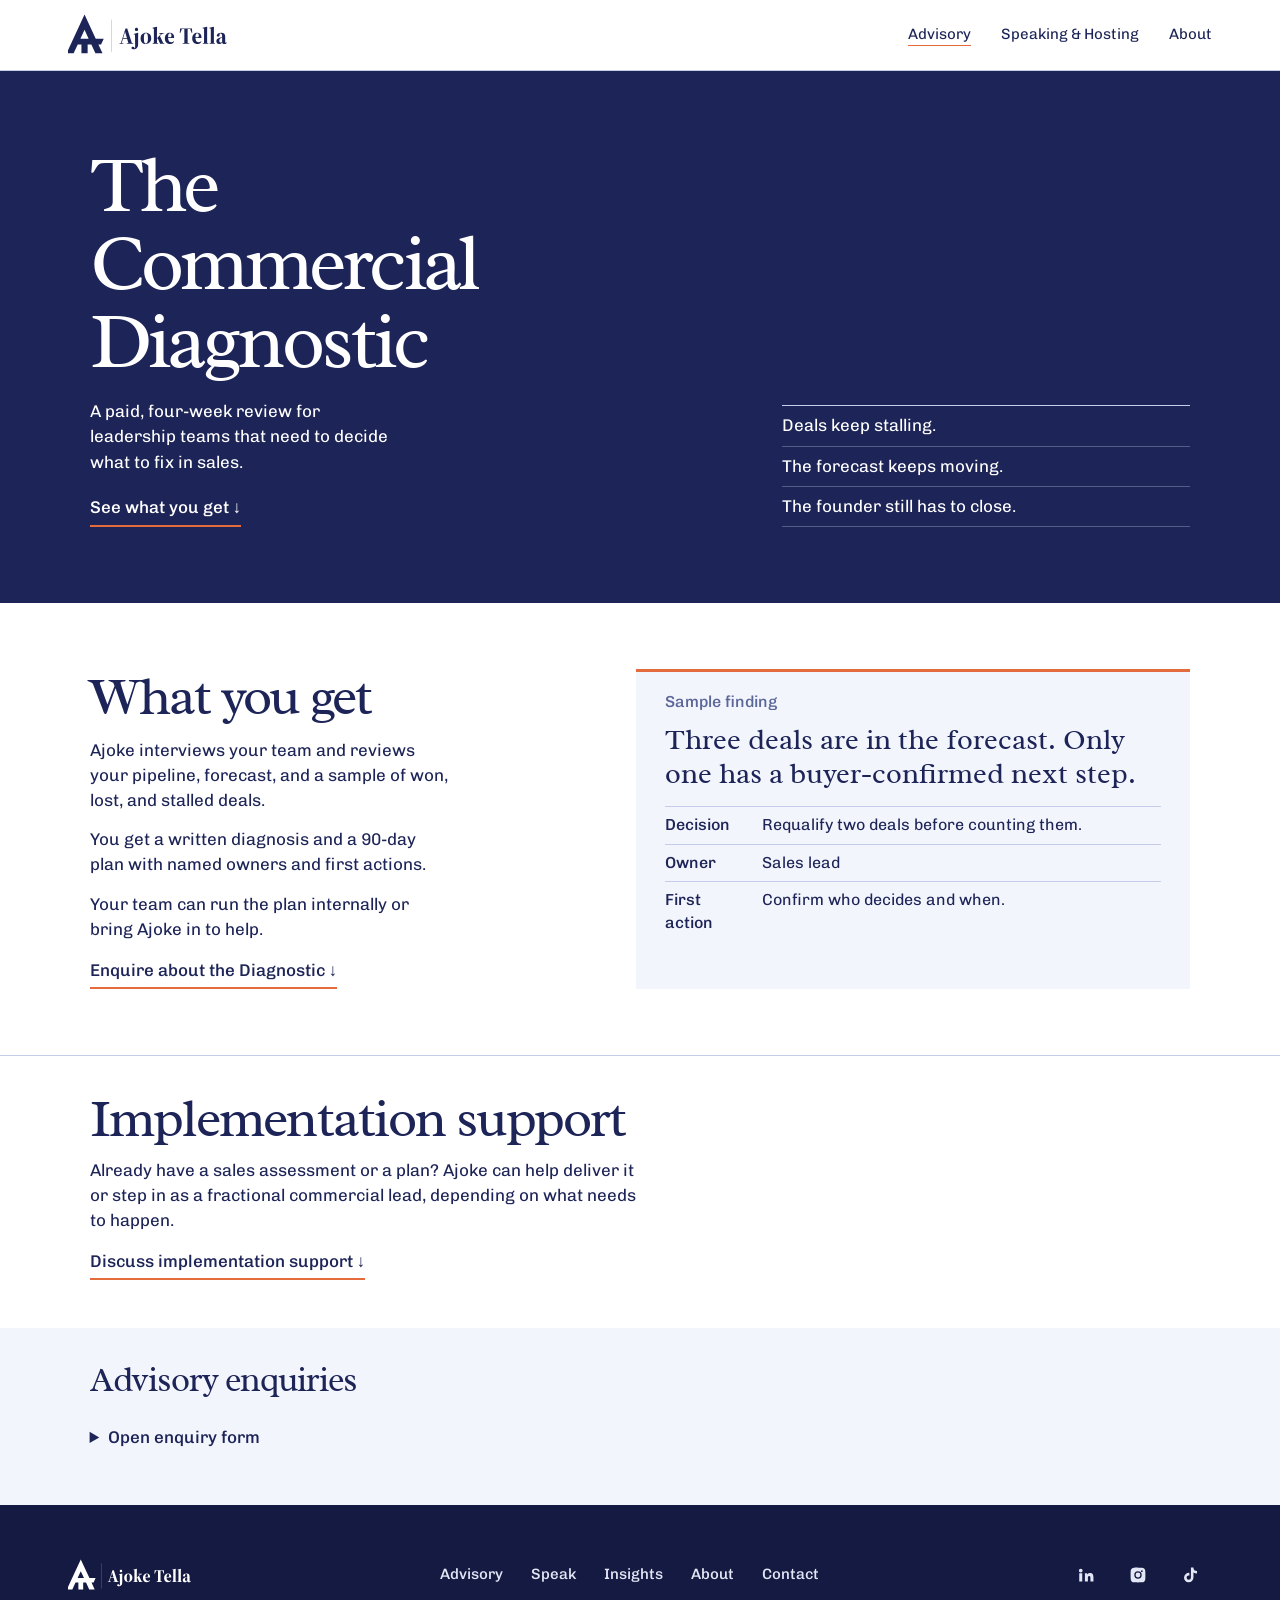
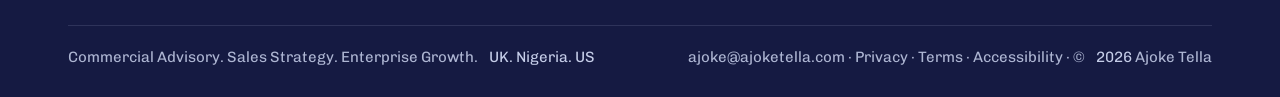
<file: advisory/index.html>
<!doctype html>
<html lang="en-GB">
<head>
<meta charset="utf-8">
<meta name="viewport" content="width=device-width, initial-scale=1">
<meta name="theme-color" content="#1D2457">
<meta property="og:type" content="website">
<meta property="og:image" content="https://ajoketella.com/assets/img/og-image.png">
<meta property="og:image:width" content="1200">
<meta property="og:image:height" content="630">
<meta name="twitter:card" content="summary_large_image">
<link rel="icon" href="../assets/img/favicon.svg" type="image/svg+xml">
<link rel="icon" href="../assets/img/favicon-32.png" sizes="32x32" type="image/png">
<link rel="apple-touch-icon" href="../assets/img/apple-touch-icon.png">
<script defer src="https://cloud.umami.is/script.js" data-website-id="dfd92717-a783-41e5-9615-b418559e9346" data-domains="ajoketella.com,www.ajoketella.com"></script>
<title>Commercial Diagnostic &amp; Advisory | Ajoke Tella</title>
<meta name="description" content="A paid, four-week review of your enterprise sales pipeline, forecast, process and team, followed by a written diagnosis and 90-day plan.">
<link rel="canonical" href="https://ajoketella.com/advisory/">
<meta property="og:url" content="https://ajoketella.com/advisory/">
<meta property="og:title" content="Commercial Diagnostic &amp; Advisory | Ajoke Tella">
<meta property="og:description" content="A paid, four-week review of your enterprise sales pipeline, forecast, process and team, followed by a written diagnosis and 90-day plan.">
<script type="application/ld+json">
{
  "@context": "https://schema.org",
  "@graph": [
    {
      "@type": "Person",
      "@id": "https://ajoketella.com/#ajoke",
      "name": "Ajoke Tella",
      "jobTitle": "Commercial Leader, Enterprise Sales and Growth Advisory",
      "description": "Commercial leader and adviser who helps startups, SMEs and established companies win and grow revenue, drawing on a decade of enterprise sales to tier 1 and tier 2 banks, asset managers, hedge funds and family offices across EMEA.",
      "url": "https://ajoketella.com/",
      "image": "https://ajoketella.com/assets/img/photos/ajoke-portrait.jpg",
      "sameAs": ["https://www.linkedin.com/in/joketella/", "https://www.instagram.com/ajoketella/", "https://www.tiktok.com/@theajoketella"],
      "workLocation": [
        {"@type": "Place", "name": "London", "address": {"@type": "PostalAddress", "addressLocality": "London", "addressCountry": "GB"}},
        {"@type": "Place", "name": "Lagos", "address": {"@type": "PostalAddress", "addressLocality": "Lagos", "addressCountry": "NG"}}
      ],
      "alumniOf": [
        {"@type": "CollegeOrUniversity", "name": "University of Ilorin"},
        {"@type": "CollegeOrUniversity", "name": "London School of Economics and Political Science"}
      ],
      "knowsAbout": ["Enterprise sales", "B2B sales strategy", "Go-to-market strategy", "Building a sales function", "Sales team training and coaching", "Fractional commercial leadership", "RFP and tender strategy", "Account expansion", "Founder-led sales", "Commercial leadership"]
    },
    {
      "@type": "ProfessionalService",
      "@id": "https://ajoketella.com/#practice",
      "name": "Ajoke Tella",
      "description": "Commercial advisory for companies selling complex, high value products and services: sales strategy and go-to-market, sales function build, fractional commercial leadership and enterprise sales capability.",
      "url": "https://ajoketella.com/",
      "logo": "https://ajoketella.com/assets/img/mark.svg",
      "founder": {"@id": "https://ajoketella.com/#ajoke"},
      "location": [
        {"@type": "Place", "name": "London", "address": {"@type": "PostalAddress", "addressLocality": "London", "addressCountry": "GB"}},
        {"@type": "Place", "name": "Lagos", "address": {"@type": "PostalAddress", "addressLocality": "Lagos", "addressCountry": "NG"}}
      ],
      "areaServed": [
        {"@type": "Country", "name": "United Kingdom"},
        {"@type": "Place", "name": "Europe"},
        {"@type": "Country", "name": "United States"},
        {"@type": "Country", "name": "United Arab Emirates"},
        {"@type": "Country", "name": "Nigeria"},
        {"@type": "Place", "name": "Africa"}
      ],
      "hasOfferCatalog": {
        "@type": "OfferCatalog",
        "name": "Commercial advisory",
        "itemListElement": [
          {"@type": "Offer", "itemOffered": {"@type": "Service", "name": "Commercial Diagnostic", "description": "A four-week review of your sales organisation, pipeline, process, team and enterprise readiness, with a written diagnosis and plan."}},
          {"@type": "Offer", "itemOffered": {"@type": "Service", "name": "Sales Strategy and Go-To-Market"}},
          {"@type": "Offer", "itemOffered": {"@type": "Service", "name": "Sales Function Build"}},
          {"@type": "Offer", "itemOffered": {"@type": "Service", "name": "Fractional Commercial Leader"}},
          {"@type": "Offer", "itemOffered": {"@type": "Service", "name": "Enterprise Sales Capability Programme"}},
          {"@type": "Offer", "itemOffered": {"@type": "Service", "name": "Enterprise Deal and RFP Strategy"}},
          {"@type": "Offer", "itemOffered": {"@type": "Service", "name": "Whitespace and Account Expansion"}},
          {"@type": "Offer", "itemOffered": {"@type": "Service", "name": "Sales Team Training and Coaching"}},
          {"@type": "Offer", "itemOffered": {"@type": "Service", "name": "Founder-Led Sales Transition"}},
          {"@type": "Offer", "itemOffered": {"@type": "Service", "name": "Sales Hiring and Team Design"}}
        ]
      }
    },
    {
      "@type": "WebSite",
      "@id": "https://ajoketella.com/#site",
      "name": "Ajoke Tella",
      "url": "https://ajoketella.com/",
      "inLanguage": "en-GB",
      "publisher": {"@id": "https://ajoketella.com/#ajoke"}
    }
,
    {
      "@type": "WebPage",
      "@id": "https://ajoketella.com/advisory/#webpage",
      "url": "https://ajoketella.com/advisory/",
      "name": "Commercial Advisory for Complex B2B Sales",
      "isPartOf": {"@id": "https://ajoketella.com/#site"},
      "about": {"@id": "https://ajoketella.com/#practice"},
      "breadcrumb": {"@type": "BreadcrumbList", "itemListElement": [
        {"@type": "ListItem", "position": 1, "name": "Home", "item": "https://ajoketella.com/"},
        {"@type": "ListItem", "position": 2, "name": "Advisory", "item": "https://ajoketella.com/advisory/"}
      ]}
    },
    {
      "@type": "FAQPage",
      "@id": "https://ajoketella.com/advisory/#faq",
      "mainEntity": [
        {"@type": "Question", "name": "What is a Commercial Diagnostic?", "acceptedAnswer": {"@type": "Answer", "text": "A focused assessment of your sales organisation, pipeline health, process, team and enterprise readiness, typically completed in four weeks. It concludes with a written report, a working session to agree the plan and a clear recommendation on next steps, whether or not we continue to work together."}},
        {"@type": "Question", "name": "Who do you work with?", "acceptedAnswer": {"@type": "Answer", "text": "Startups, SMEs and established companies that sell a considered, high-value product or service, where trust, multiple stakeholders and a disciplined process determine the outcome. Most are building a sales function, fixing or scaling an existing one, or moving upmarket to enterprise buyers."}},
        {"@type": "Question", "name": "Where do you work?", "acceptedAnswer": {"@type": "Answer", "text": "I work from London and Lagos. From London, I serve companies across the UK, Europe and beyond, including the United States and the Gulf; from Lagos, companies across Nigeria and the wider African continent. Engagements are delivered in person or remotely, as each requires."}},
        {"@type": "Question", "name": "How are fees set?", "acceptedAnswer": {"@type": "Answer", "text": "Fees are determined by scope. Projects carry a fixed or staged fee, fractional leadership is held on a monthly retainer, and training is priced per programme. Get in touch and I will send a proposal."}},
        {"@type": "Question", "name": "Do you train teams or do the work?", "acceptedAnswer": {"@type": "Answer", "text": "Both, depending on what the business requires. Some engagements build the strategy, process and playbooks; others train and coach the team on live pipeline; fractional engagements provide senior commercial leadership for an agreed number of days each month. Every engagement concludes with your team running it."}},
        {"@type": "Question", "name": "How many clients do you take on?", "acceptedAnswer": {"@type": "Answer", "text": "A limited number at any one time, so each receives senior attention. The Commercial Diagnostic also serves as a test of fit before any larger commitment."}}
      ]
    }
  ]
}
</script>
<link rel="stylesheet" href="/assets/redesign/site.css"><script src="/assets/redesign/site.js" defer></script></head>
<body><svg class="sprite" aria-hidden="true" focusable="false"><symbol id="horizontal" viewbox="6.36 1.60 368.01 93.40"><path transform="translate(0.00 0.00) scale(1)" fill="currentColor" fill-rule="evenodd" d="M50.0 4.6 L75.3 59.0 L93.39 59.0 L87.34 72.0 L81.34 72.0 L90.64 92.0 L74.64 92.0 L65.34 72.0 L57.0 72.0 L57.0 92.0 L43.0 92.0 L43.0 72.0 L34.66 72.0 L25.36 92.0 L9.36 92.0 Z M50.0 39.01 L59.3 59.0 L40.7 59.0 Z"></path><rect x="110.87" y="15.96" width="0.6" height="73.42" style="fill:var(--rule,currentColor)"></rect><path transform="translate(128.32 70.15) scale(0.5218)" fill="currentColor" d="M1.20 0.00L18.20 0.00L18.20 -2.20L10.70 -3.10L16.40 -21.70L34.10 -21.70L39.70 -3.10L32.50 -2.20L32.50 0.00L60.80 0.00L60.80 -2.20L54.70 -3.20L34.70 -66.00L27.20 -66.00L7.40 -3.10L1.20 -2.20ZM17.20 -24.40L25.40 -51.10L33.30 -24.40ZM63.00 24.60C66.90 24.60 72.00 23.30 76.30 18.90C80.40 14.80 81.90 10.10 81.90 0.00L81.90 -33.00L82.30 -46.20L80.90 -47.20L62.60 -42.00L62.60 -40.20L68.40 -38.50C68.50 -34.00 68.60 -30.50 68.60 -24.20L68.60 -6.50C68.60 2.60 69.50 10.30 68.80 17.00C68.70 18.50 68.40 19.60 67.90 20.60L66.50 18.30C64.10 14.20 62.00 13.50 59.20 13.50C55.70 13.50 53.20 15.50 52.90 18.70C54.00 23.10 57.70 24.60 63.00 24.60ZM74.80 -54.80C78.60 -54.80 81.80 -57.60 81.80 -61.60C81.80 -65.70 78.60 -68.50 74.80 -68.50C71.00 -68.50 67.80 -65.70 67.80 -61.60C67.80 -57.60 71.00 -54.80 74.80 -54.80ZM115.60 1.50C128.90 1.50 138.70 -8.40 138.70 -22.90C138.70 -37.60 130.20 -47.20 115.60 -47.20C102.10 -47.20 92.60 -37.40 92.60 -22.80C92.60 -8.20 101.00 1.50 115.60 1.50ZM115.60 -1.10C110.10 -1.10 106.90 -6.20 106.90 -22.80C106.90 -39.40 110.10 -44.70 115.60 -44.70C121.20 -44.70 124.30 -39.50 124.30 -22.90C124.30 -6.40 121.20 -1.10 115.60 -1.10ZM144.50 0.00L168.50 0.00L168.50 -2.20L163.70 -3.00C163.40 -7.90 163.40 -14.60 163.40 -20.30L166.60 -23.60L176.90 0.00L195.00 0.00L195.00 -2.20L190.40 -3.10L176.10 -33.40L184.60 -42.20L192.80 -43.60L192.80 -45.80L172.70 -45.80L172.70 -43.60L180.80 -42.20L163.40 -23.60L163.40 -51.50L163.80 -72.00L162.40 -73.10L144.10 -68.30L144.10 -66.50L150.10 -64.90L150.10 -20.90C150.10 -15.40 150.10 -8.30 149.80 -3.10L144.50 -2.20ZM219.50 -44.60C223.40 -44.60 226.00 -41.70 226.00 -34.20C226.00 -28.70 224.20 -27.20 218.70 -27.20L211.50 -27.20C211.90 -40.30 215.40 -44.60 219.50 -44.60ZM219.40 1.50C227.30 1.50 233.70 -1.90 237.50 -9.60L236.00 -10.80C233.30 -7.80 229.90 -5.90 225.30 -5.90C217.30 -5.90 211.50 -12.60 211.50 -24.60L211.50 -24.70L237.20 -24.70C237.60 -26.40 237.70 -27.30 237.70 -29.30C237.70 -39.70 230.70 -47.20 219.30 -47.20C208.00 -47.20 197.50 -38.60 197.50 -22.20C197.50 -7.00 207.20 1.50 219.40 1.50ZM262.10 -46.40L264.20 -46.40L271.30 -63.00L281.70 -63.00C282.00 -55.20 282.10 -44.40 282.10 -35.40L282.10 -31.00C282.10 -21.90 282.00 -11.00 281.70 -3.20L274.20 -2.20L274.20 0.00L303.90 0.00L303.90 -2.20L296.40 -3.20C296.10 -11.00 296.10 -21.90 296.10 -31.00L296.10 -35.40C296.10 -44.40 296.10 -55.20 296.40 -63.00L306.80 -63.00L313.90 -46.40L316.10 -46.40L314.90 -65.70L263.30 -65.70ZM337.90 -44.60C341.80 -44.60 344.40 -41.70 344.40 -34.20C344.40 -28.70 342.60 -27.20 337.10 -27.20L329.90 -27.20C330.30 -40.30 333.80 -44.60 337.90 -44.60ZM337.80 1.50C345.70 1.50 352.10 -1.90 355.90 -9.60L354.40 -10.80C351.70 -7.80 348.30 -5.90 343.70 -5.90C335.70 -5.90 329.90 -12.60 329.90 -24.60L329.90 -24.70L355.60 -24.70C356.00 -26.40 356.10 -27.30 356.10 -29.30C356.10 -39.70 349.10 -47.20 337.70 -47.20C326.40 -47.20 315.90 -38.60 315.90 -22.20C315.90 -7.00 325.60 1.50 337.80 1.50ZM361.60 0.00L385.60 0.00L385.60 -2.20L380.80 -3.00C380.50 -8.20 380.50 -15.40 380.50 -20.90L380.50 -52.10L380.90 -72.00L379.50 -73.10L361.20 -68.30L361.20 -66.50L367.20 -64.90L367.20 -20.90C367.20 -15.40 367.20 -8.30 366.90 -3.10L361.60 -2.20ZM390.80 0.00L414.80 0.00L414.80 -2.20L410.00 -3.00C409.70 -8.20 409.70 -15.40 409.70 -20.90L409.70 -52.10L410.10 -72.00L408.70 -73.10L390.40 -68.30L390.40 -66.50L396.40 -64.90L396.40 -20.90C396.40 -15.40 396.40 -8.30 396.10 -3.10L390.80 -2.20ZM455.60 1.40C460.70 1.40 464.10 -1.20 465.80 -5.40L464.40 -6.50C463.10 -4.80 462.20 -4.20 460.80 -4.20C459.50 -4.20 458.70 -5.20 458.70 -7.20L458.70 -29.60C458.70 -41.80 453.70 -47.20 442.20 -47.20C430.40 -47.20 422.90 -42.20 422.10 -34.90C423.00 -31.70 424.70 -30.30 427.80 -30.30C431.00 -30.30 434.20 -32.30 434.50 -38.50L435.00 -44.00C435.90 -44.20 436.90 -44.40 437.90 -44.40C443.70 -44.40 445.40 -41.40 445.40 -31.60L445.40 -28.10C442.60 -27.40 439.90 -26.60 438.00 -26.10C424.90 -22.10 420.40 -16.80 420.40 -10.00C420.40 -2.80 425.40 1.50 432.40 1.50C437.70 1.50 441.70 -0.30 445.60 -5.40C446.50 -1.30 449.60 1.40 455.60 1.40ZM433.00 -13.00C433.00 -18.60 436.10 -21.80 441.10 -24.20C442.00 -24.70 443.50 -25.20 445.40 -25.80L445.40 -7.60C443.10 -5.90 441.50 -5.30 439.30 -5.30C435.70 -5.30 433.00 -7.70 433.00 -13.00Z"></path></symbol></svg>
<a href="#review-main" class="review-skip">Skip to content</a><header class="review-header"><div class="wrap">
  <a class="brand" href="/" aria-label="Ajoke Tella, home"><svg viewbox="6.36 1.60 368.01 93.40" role="img" aria-label="Ajoke Tella"><use href="#horizontal"></use></svg></a>
  <nav aria-label="Main navigation"><a href="/advisory/" aria-current="page">Advisory</a><a href="/speak/">Speaking &amp; Hosting</a><a href="/about/">About</a></nav></div></header>
<main id="review-main" tabindex="-1"><section aria-label="Advisory"><div id="ajoke-advisory-privacy-line">

  <span id="panel-build" class="anchor-alias" aria-hidden="true"></span><span id="panel-fix" class="anchor-alias" aria-hidden="true"></span><span id="panel-up" class="anchor-alias" aria-hidden="true"></span><section class="aa-lead" aria-labelledby="aa-title" id="diagnostic">
    <div>
      <h1 id="aa-title">The Commercial Diagnostic</h1>
      <p>A paid, four-week review for leadership teams that need to decide what to fix in sales.</p>
      <a href="#aa-work-title">See what you get <span aria-hidden="true">↓</span></a>
    </div>
    <aside><p>Deals keep stalling.</p><p>The forecast keeps moving.</p><p>The founder still has to close.</p></aside>
  </section>
  <section class="aa-work" aria-labelledby="aa-work-title">
    <div>
      <h2 id="aa-work-title">What you get</h2>
      <p>Ajoke interviews your team and reviews your pipeline, forecast, and a sample of won, lost, and stalled deals.</p>
      <p>You get a written diagnosis and a 90-day plan with named owners and first actions.</p>
      <p>Your team can run the plan internally or bring Ajoke in to help.</p>
      <a class="aa-secondary" href="#aa-enquire" data-enquiry="diagnostic">Enquire about the Diagnostic <span aria-hidden="true">↓</span></a>
    </div>
    <figure>
      <figcaption>Sample finding</figcaption>
      <blockquote>Three deals are in the forecast. Only one has a buyer-confirmed next step.</blockquote>
      <dl><div><dt>Decision</dt><dd>Requalify two deals before counting them.</dd></div><div><dt>Owner</dt><dd>Sales lead</dd></div><div><dt>First action</dt><dd>Confirm who decides and when.</dd></div></dl>
    </figure>
  </section>
  <section class="aa-next" aria-labelledby="aa-next-title">
    <h2 id="aa-next-title">Implementation support</h2>
    <p>Already have a sales assessment or a plan? Ajoke can help deliver it or step in as a fractional commercial lead, depending on what needs to happen.</p>
    <a class="aa-secondary" href="#aa-enquire" data-enquiry="implementation">Discuss implementation support <span aria-hidden="true">↓</span></a>
  </section>
  <section class="aa-enquiry" aria-labelledby="aa-enquire">
    <h2 id="aa-enquire">Advisory enquiries</h2>
    <details class="aa-disclosure">
      <summary><span class="aa-open-label">Open enquiry form</span><span class="aa-close-label">Close enquiry form</span></summary>
    <form class="aa-form" name="enquiry" method="POST" action="/" data-netlify="true" netlify-honeypot="website">
      <input type="hidden" name="form-name" value="enquiry"><label hidden="hidden">Leave this field empty<input name="website" autocomplete="off" tabindex="-1"></label><label>Full name<input name="name" autocomplete="name" required></label>
      <label>Work email<input name="email" type="email" autocomplete="email" required></label>
      <label>Company name<input name="company" autocomplete="organization" required></label>
      <label>Job title<input name="role" autocomplete="organization-title" required></label>
      <label>How can Ajoke help?<select name="intake" required><option value="">Select an enquiry type</option><option value="diagnostic">Commercial Diagnostic</option><option value="implementation">Implementation support</option></select></label>
      <label class="aa-wide">Brief summary<textarea name="message" rows="3" required aria-describedby="aa-summary-help"></textarea><span id="aa-summary-help">In a few sentences, tell Ajoke what you’d like help with. Include any important timing.</span></label>
      <div class="aa-wide aa-actions"><button type="submit">Send enquiry</button></div>
      <p class="aa-wide aa-privacy">By submitting, you acknowledge our <a class="review-privacy-link" href="/privacy.html">Privacy Policy</a> and understand we’ll use your details to respond to your enquiry.</p>
      <p class="aa-wide" role="status"></p>
    </form>
    </details>
  </section>
</div>
</section></main><footer class="site-footer v6-footer">
  <div class="wrap">
    <div class="v6-row">
      <a class="v6-brand" href="/" aria-label="Ajoke Tella, home"><svg class="footer-logo" viewbox="6.36 1.60 368.01 93.40" role="img" aria-label="Ajoke Tella"><use href="#horizontal"></use></svg></a>
      <nav class="v6-nav" aria-label="Footer">
        <a href="/advisory/">Advisory</a>
        <a href="/speak/">Speak</a>
        <a href="/insights/">Insights</a>
        <a href="/about/">About</a>
        <a href="/contact/">Contact</a>
      </nav>
      <ul class="v6-social" aria-label="Ajoke on social media">
        <li><a href="https://www.linkedin.com/in/joketella/" rel="noopener" data-umami-event="LinkedIn" aria-label="LinkedIn"><svg viewbox="0 0 24 24" aria-hidden="true" focusable="false"><path d="M4.98 3.5a2.5 2.5 0 1 1 0 5 2.5 2.5 0 0 1 0-5ZM3 9.75h4v11H3v-11Zm6.5 0h3.8v1.6h.05c.53-1 1.84-2.05 3.78-2.05 4.04 0 4.79 2.66 4.79 6.12v5.33h-4v-4.73c0-1.13-.02-2.58-1.57-2.58-1.58 0-1.82 1.23-1.82 2.5v4.81h-4v-11Z"></path></svg></a></li>
        <li><a href="https://www.instagram.com/ajoketella/" rel="noopener" data-umami-event="Instagram" aria-label="Instagram"><svg viewbox="0 0 24 24" aria-hidden="true" focusable="false"><path d="M12 2.2c3.2 0 3.58 0 4.85.07 3.25.15 4.77 1.69 4.92 4.92.06 1.27.07 1.65.07 4.85s0 3.58-.07 4.85c-.15 3.23-1.66 4.77-4.92 4.92-1.27.06-1.65.07-4.85.07s-3.58 0-4.85-.07c-3.26-.15-4.77-1.7-4.92-4.92C2.17 15.58 2.16 15.2 2.16 12s0-3.58.07-4.85C2.38 3.92 3.9 2.38 7.15 2.23 8.42 2.17 8.8 2.16 12 2.16Zm0 4.86a4.94 4.94 0 1 0 0 9.88 4.94 4.94 0 0 0 0-9.88Zm0 8.15a3.21 3.21 0 1 1 0-6.42 3.21 3.21 0 0 1 0 6.42Zm5.13-9.5a1.15 1.15 0 1 0 0 2.3 1.15 1.15 0 0 0 0-2.3Z"></path></svg></a></li>
        <li><a href="https://www.tiktok.com/@theajoketella" rel="noopener" data-umami-event="TikTok" aria-label="TikTok"><svg viewbox="0 0 24 24" aria-hidden="true" focusable="false"><path d="M16.6 2h-3.37v13.4a2.9 2.9 0 1 1-2.9-2.9c.3 0 .58.05.85.13V9.2a6.27 6.27 0 1 0 5.42 6.2V8.6a8.1 8.1 0 0 0 4.73 1.52V6.75A4.73 4.73 0 0 1 16.6 2Z"></path></svg></a></li>
      </ul>
    </div>
    <div class="v6-base">
      <p>Commercial Advisory. Sales Strategy. Enterprise Growth. <span>UK. Nigeria. US</span></p>
      <p><a href="mailto:ajoke@ajoketella.com">ajoke@ajoketella.com</a> <span aria-hidden="true">·</span> <a href="/privacy.html">Privacy</a> <span aria-hidden="true">·</span> <a href="/terms/">Terms</a> <span aria-hidden="true">·</span> <a href="/accessibility/">Accessibility</a> <span aria-hidden="true">·</span> © <span data-year>2026</span> Ajoke Tella</p>
    </div>
  </div>
</footer></body></html>
</file>
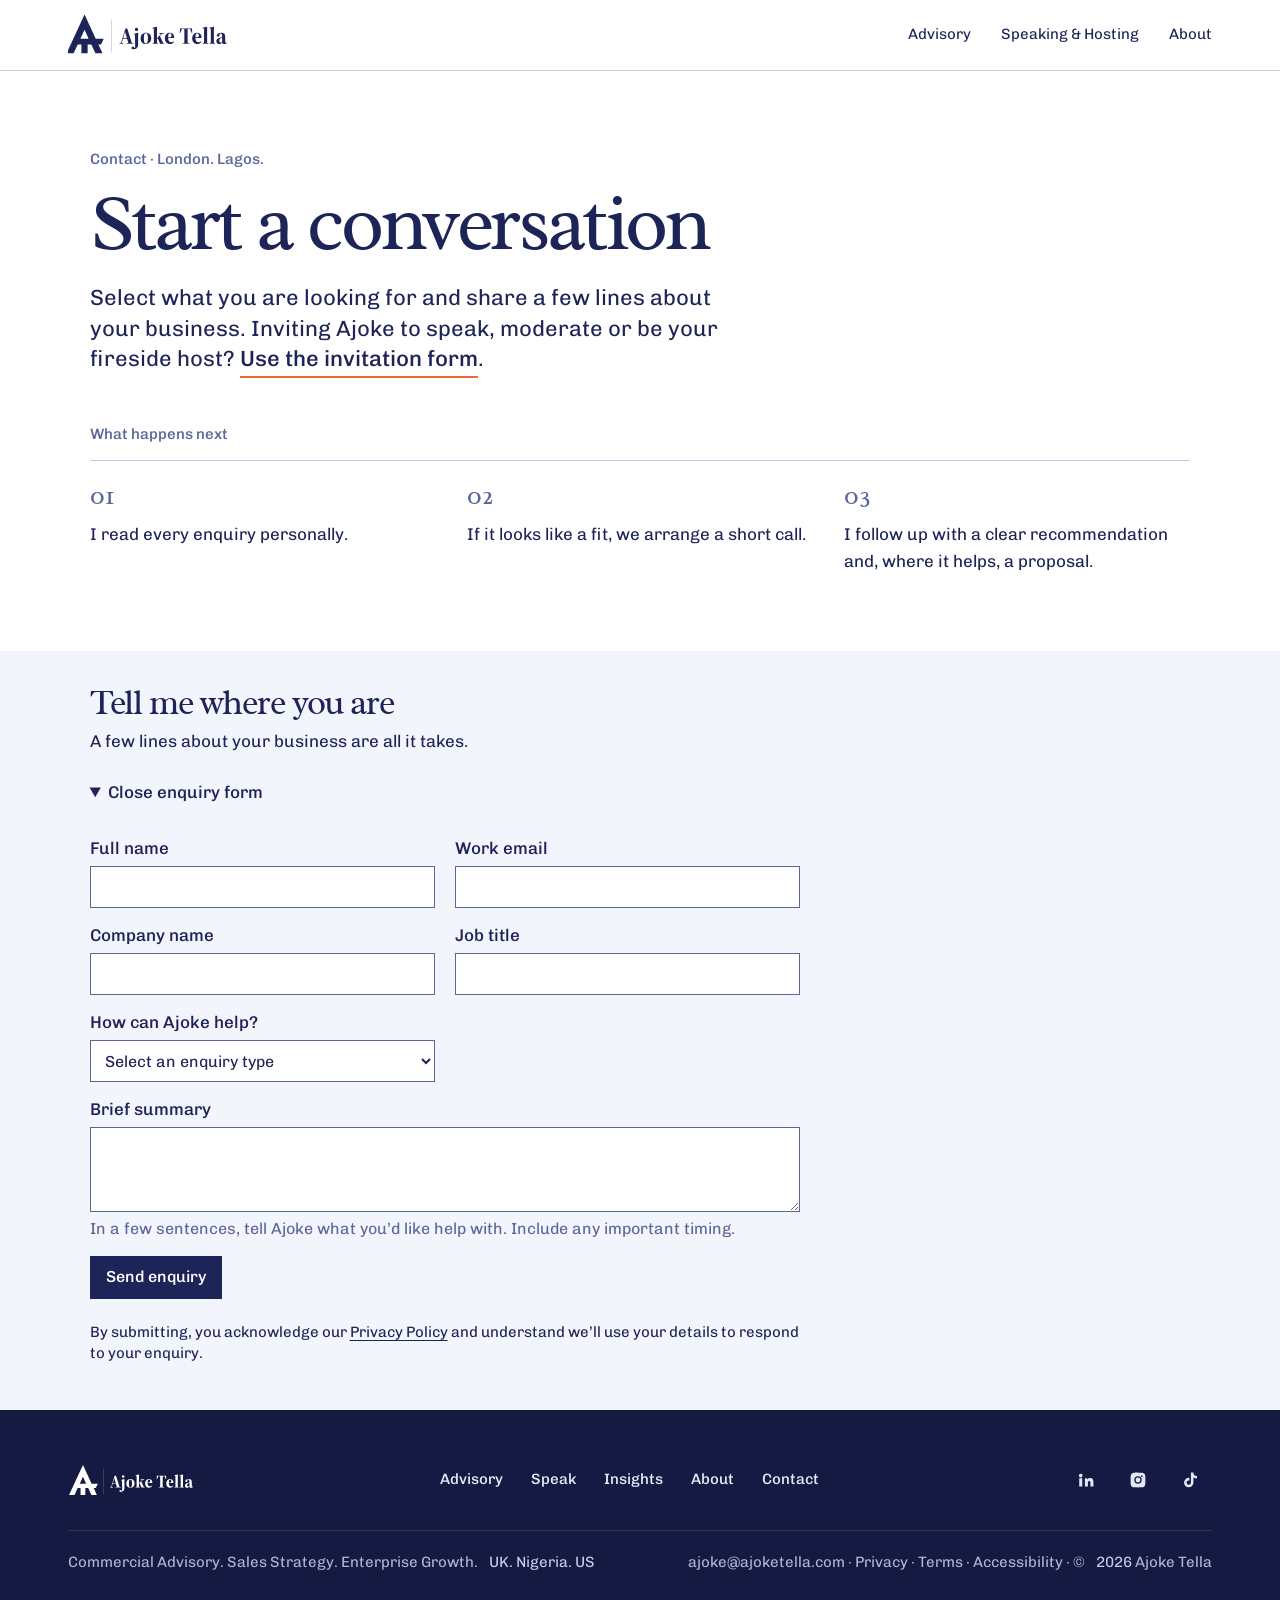
<file: contact/index.html>
<!doctype html>
<html lang="en-GB">
<head>
<meta charset="utf-8">
<meta name="viewport" content="width=device-width, initial-scale=1">
<meta name="theme-color" content="#1D2457">
<meta property="og:type" content="website">
<meta property="og:image" content="https://ajoketella.com/assets/img/og-image.png">
<meta property="og:image:width" content="1200">
<meta property="og:image:height" content="630">
<meta name="twitter:card" content="summary_large_image">
<link rel="icon" href="../assets/img/favicon.svg" type="image/svg+xml">
<link rel="icon" href="../assets/img/favicon-32.png" sizes="32x32" type="image/png">
<link rel="apple-touch-icon" href="../assets/img/apple-touch-icon.png">
<script defer src="https://cloud.umami.is/script.js" data-website-id="dfd92717-a783-41e5-9615-b418559e9346" data-domains="ajoketella.com,www.ajoketella.com"></script>

<title>Contact Ajoke Tella | Start a Conversation</title>
<meta name="description" content="Start a conversation with Ajoke Tella about sales strategy, building or fixing a sales function, moving upmarket, sales training or fractional leadership.">
<link rel="canonical" href="https://ajoketella.com/contact/">
<meta property="og:url" content="https://ajoketella.com/contact/">
<meta property="og:title" content="Contact Ajoke Tella">
<meta property="og:description" content="Tell me where you are. I read every enquiry personally.">
<script type="application/ld+json">
{
  "@context": "https://schema.org",
  "@graph": [
    {
      "@type": "Person",
      "@id": "https://ajoketella.com/#ajoke",
      "name": "Ajoke Tella",
      "jobTitle": "Commercial Leader, Enterprise Sales and Growth Advisory",
      "description": "Commercial leader and adviser who helps startups, SMEs and established companies win and grow revenue, drawing on a decade of enterprise sales to tier 1 and tier 2 banks, asset managers, hedge funds and family offices across EMEA.",
      "url": "https://ajoketella.com/",
      "image": "https://ajoketella.com/assets/img/photos/ajoke-portrait.jpg",
      "sameAs": ["https://www.linkedin.com/in/joketella/", "https://www.instagram.com/ajoketella/", "https://www.tiktok.com/@theajoketella"],
      "workLocation": [
        {"@type": "Place", "name": "London", "address": {"@type": "PostalAddress", "addressLocality": "London", "addressCountry": "GB"}},
        {"@type": "Place", "name": "Lagos", "address": {"@type": "PostalAddress", "addressLocality": "Lagos", "addressCountry": "NG"}}
      ],
      "alumniOf": [
        {"@type": "CollegeOrUniversity", "name": "University of Ilorin"},
        {"@type": "CollegeOrUniversity", "name": "London School of Economics and Political Science"}
      ],
      "knowsAbout": ["Enterprise sales", "B2B sales strategy", "Go-to-market strategy", "Building a sales function", "Sales team training and coaching", "Fractional commercial leadership", "RFP and tender strategy", "Account expansion", "Founder-led sales", "Commercial leadership"]
    },
    {
      "@type": "ProfessionalService",
      "@id": "https://ajoketella.com/#practice",
      "name": "Ajoke Tella",
      "description": "Commercial advisory for companies selling complex, high value products and services: sales strategy and go-to-market, sales function build, fractional commercial leadership and enterprise sales capability.",
      "url": "https://ajoketella.com/",
      "logo": "https://ajoketella.com/assets/img/mark.svg",
      "founder": {"@id": "https://ajoketella.com/#ajoke"},
      "location": [
        {"@type": "Place", "name": "London", "address": {"@type": "PostalAddress", "addressLocality": "London", "addressCountry": "GB"}},
        {"@type": "Place", "name": "Lagos", "address": {"@type": "PostalAddress", "addressLocality": "Lagos", "addressCountry": "NG"}}
      ],
      "areaServed": [
        {"@type": "Country", "name": "United Kingdom"},
        {"@type": "Place", "name": "Europe"},
        {"@type": "Country", "name": "United States"},
        {"@type": "Country", "name": "United Arab Emirates"},
        {"@type": "Country", "name": "Nigeria"},
        {"@type": "Place", "name": "Africa"}
      ],
      "hasOfferCatalog": {
        "@type": "OfferCatalog",
        "name": "Commercial advisory",
        "itemListElement": [
          {"@type": "Offer", "itemOffered": {"@type": "Service", "name": "Commercial Diagnostic", "description": "A four-week review of your sales organisation, pipeline, process, team and enterprise readiness, with a written diagnosis and plan."}},
          {"@type": "Offer", "itemOffered": {"@type": "Service", "name": "Sales Strategy and Go-To-Market"}},
          {"@type": "Offer", "itemOffered": {"@type": "Service", "name": "Sales Function Build"}},
          {"@type": "Offer", "itemOffered": {"@type": "Service", "name": "Fractional Commercial Leader"}},
          {"@type": "Offer", "itemOffered": {"@type": "Service", "name": "Enterprise Sales Capability Programme"}},
          {"@type": "Offer", "itemOffered": {"@type": "Service", "name": "Enterprise Deal and RFP Strategy"}},
          {"@type": "Offer", "itemOffered": {"@type": "Service", "name": "Whitespace and Account Expansion"}},
          {"@type": "Offer", "itemOffered": {"@type": "Service", "name": "Sales Team Training and Coaching"}},
          {"@type": "Offer", "itemOffered": {"@type": "Service", "name": "Founder-Led Sales Transition"}},
          {"@type": "Offer", "itemOffered": {"@type": "Service", "name": "Sales Hiring and Team Design"}}
        ]
      }
    },
    {
      "@type": "WebSite",
      "@id": "https://ajoketella.com/#site",
      "name": "Ajoke Tella",
      "url": "https://ajoketella.com/",
      "inLanguage": "en-GB",
      "publisher": {"@id": "https://ajoketella.com/#ajoke"}
    }
,
    {
      "@type": "ContactPage",
      "@id": "https://ajoketella.com/contact/#webpage",
      "url": "https://ajoketella.com/contact/",
      "name": "Contact Ajoke Tella",
      "isPartOf": {"@id": "https://ajoketella.com/#site"},
      "about": {"@id": "https://ajoketella.com/#practice"}
    }
  ]
}
</script>
<link rel="stylesheet" href="/assets/redesign/site.css"><script src="/assets/redesign/site.js" defer></script>
</head>
<body>
<a href="#review-main" class="review-skip">Skip to content</a>
<svg width="0" height="0" class="sprite" aria-hidden="true" focusable="false"><symbol id="horizontal" viewBox="6.36 1.60 368.01 93.40"><path transform="translate(0.00 0.00) scale(1)" fill="currentColor" fill-rule="evenodd" d="M50.0 4.6 L75.3 59.0 L93.39 59.0 L87.34 72.0 L81.34 72.0 L90.64 92.0 L74.64 92.0 L65.34 72.0 L57.0 72.0 L57.0 92.0 L43.0 92.0 L43.0 72.0 L34.66 72.0 L25.36 92.0 L9.36 92.0 Z M50.0 39.01 L59.3 59.0 L40.7 59.0 Z"/><rect x="110.87" y="15.96" width="0.6" height="73.42" style="fill:var(--rule,currentColor)"/><path transform="translate(128.32 70.15) scale(0.5218)" fill="currentColor" d="M1.20 0.00L18.20 0.00L18.20 -2.20L10.70 -3.10L16.40 -21.70L34.10 -21.70L39.70 -3.10L32.50 -2.20L32.50 0.00L60.80 0.00L60.80 -2.20L54.70 -3.20L34.70 -66.00L27.20 -66.00L7.40 -3.10L1.20 -2.20ZM17.20 -24.40L25.40 -51.10L33.30 -24.40ZM63.00 24.60C66.90 24.60 72.00 23.30 76.30 18.90C80.40 14.80 81.90 10.10 81.90 0.00L81.90 -33.00L82.30 -46.20L80.90 -47.20L62.60 -42.00L62.60 -40.20L68.40 -38.50C68.50 -34.00 68.60 -30.50 68.60 -24.20L68.60 -6.50C68.60 2.60 69.50 10.30 68.80 17.00C68.70 18.50 68.40 19.60 67.90 20.60L66.50 18.30C64.10 14.20 62.00 13.50 59.20 13.50C55.70 13.50 53.20 15.50 52.90 18.70C54.00 23.10 57.70 24.60 63.00 24.60ZM74.80 -54.80C78.60 -54.80 81.80 -57.60 81.80 -61.60C81.80 -65.70 78.60 -68.50 74.80 -68.50C71.00 -68.50 67.80 -65.70 67.80 -61.60C67.80 -57.60 71.00 -54.80 74.80 -54.80ZM115.60 1.50C128.90 1.50 138.70 -8.40 138.70 -22.90C138.70 -37.60 130.20 -47.20 115.60 -47.20C102.10 -47.20 92.60 -37.40 92.60 -22.80C92.60 -8.20 101.00 1.50 115.60 1.50ZM115.60 -1.10C110.10 -1.10 106.90 -6.20 106.90 -22.80C106.90 -39.40 110.10 -44.70 115.60 -44.70C121.20 -44.70 124.30 -39.50 124.30 -22.90C124.30 -6.40 121.20 -1.10 115.60 -1.10ZM144.50 0.00L168.50 0.00L168.50 -2.20L163.70 -3.00C163.40 -7.90 163.40 -14.60 163.40 -20.30L166.60 -23.60L176.90 0.00L195.00 0.00L195.00 -2.20L190.40 -3.10L176.10 -33.40L184.60 -42.20L192.80 -43.60L192.80 -45.80L172.70 -45.80L172.70 -43.60L180.80 -42.20L163.40 -23.60L163.40 -51.50L163.80 -72.00L162.40 -73.10L144.10 -68.30L144.10 -66.50L150.10 -64.90L150.10 -20.90C150.10 -15.40 150.10 -8.30 149.80 -3.10L144.50 -2.20ZM219.50 -44.60C223.40 -44.60 226.00 -41.70 226.00 -34.20C226.00 -28.70 224.20 -27.20 218.70 -27.20L211.50 -27.20C211.90 -40.30 215.40 -44.60 219.50 -44.60ZM219.40 1.50C227.30 1.50 233.70 -1.90 237.50 -9.60L236.00 -10.80C233.30 -7.80 229.90 -5.90 225.30 -5.90C217.30 -5.90 211.50 -12.60 211.50 -24.60L211.50 -24.70L237.20 -24.70C237.60 -26.40 237.70 -27.30 237.70 -29.30C237.70 -39.70 230.70 -47.20 219.30 -47.20C208.00 -47.20 197.50 -38.60 197.50 -22.20C197.50 -7.00 207.20 1.50 219.40 1.50ZM262.10 -46.40L264.20 -46.40L271.30 -63.00L281.70 -63.00C282.00 -55.20 282.10 -44.40 282.10 -35.40L282.10 -31.00C282.10 -21.90 282.00 -11.00 281.70 -3.20L274.20 -2.20L274.20 0.00L303.90 0.00L303.90 -2.20L296.40 -3.20C296.10 -11.00 296.10 -21.90 296.10 -31.00L296.10 -35.40C296.10 -44.40 296.10 -55.20 296.40 -63.00L306.80 -63.00L313.90 -46.40L316.10 -46.40L314.90 -65.70L263.30 -65.70ZM337.90 -44.60C341.80 -44.60 344.40 -41.70 344.40 -34.20C344.40 -28.70 342.60 -27.20 337.10 -27.20L329.90 -27.20C330.30 -40.30 333.80 -44.60 337.90 -44.60ZM337.80 1.50C345.70 1.50 352.10 -1.90 355.90 -9.60L354.40 -10.80C351.70 -7.80 348.30 -5.90 343.70 -5.90C335.70 -5.90 329.90 -12.60 329.90 -24.60L329.90 -24.70L355.60 -24.70C356.00 -26.40 356.10 -27.30 356.10 -29.30C356.10 -39.70 349.10 -47.20 337.70 -47.20C326.40 -47.20 315.90 -38.60 315.90 -22.20C315.90 -7.00 325.60 1.50 337.80 1.50ZM361.60 0.00L385.60 0.00L385.60 -2.20L380.80 -3.00C380.50 -8.20 380.50 -15.40 380.50 -20.90L380.50 -52.10L380.90 -72.00L379.50 -73.10L361.20 -68.30L361.20 -66.50L367.20 -64.90L367.20 -20.90C367.20 -15.40 367.20 -8.30 366.90 -3.10L361.60 -2.20ZM390.80 0.00L414.80 0.00L414.80 -2.20L410.00 -3.00C409.70 -8.20 409.70 -15.40 409.70 -20.90L409.70 -52.10L410.10 -72.00L408.70 -73.10L390.40 -68.30L390.40 -66.50L396.40 -64.90L396.40 -20.90C396.40 -15.40 396.40 -8.30 396.10 -3.10L390.80 -2.20ZM455.60 1.40C460.70 1.40 464.10 -1.20 465.80 -5.40L464.40 -6.50C463.10 -4.80 462.20 -4.20 460.80 -4.20C459.50 -4.20 458.70 -5.20 458.70 -7.20L458.70 -29.60C458.70 -41.80 453.70 -47.20 442.20 -47.20C430.40 -47.20 422.90 -42.20 422.10 -34.90C423.00 -31.70 424.70 -30.30 427.80 -30.30C431.00 -30.30 434.20 -32.30 434.50 -38.50L435.00 -44.00C435.90 -44.20 436.90 -44.40 437.90 -44.40C443.70 -44.40 445.40 -41.40 445.40 -31.60L445.40 -28.10C442.60 -27.40 439.90 -26.60 438.00 -26.10C424.90 -22.10 420.40 -16.80 420.40 -10.00C420.40 -2.80 425.40 1.50 432.40 1.50C437.70 1.50 441.70 -0.30 445.60 -5.40C446.50 -1.30 449.60 1.40 455.60 1.40ZM433.00 -13.00C433.00 -18.60 436.10 -21.80 441.10 -24.20C442.00 -24.70 443.50 -25.20 445.40 -25.80L445.40 -7.60C443.10 -5.90 441.50 -5.30 439.30 -5.30C435.70 -5.30 433.00 -7.70 433.00 -13.00Z"/></symbol><symbol id="mark" viewBox="0 0 100 100"><path fill="currentColor" fill-rule="evenodd" d="M50.0 4.6 L75.3 59.0 L93.39 59.0 L87.34 72.0 L81.34 72.0 L90.64 92.0 L74.64 92.0 L65.34 72.0 L57.0 72.0 L57.0 92.0 L43.0 92.0 L43.0 72.0 L34.66 72.0 L25.36 92.0 L9.36 92.0 Z M50.0 39.01 L59.3 59.0 L40.7 59.0 Z"/></symbol></svg>
<header class="review-header"><div class="wrap">
  <a class="brand" href="/" aria-label="Ajoke Tella, home"><svg viewbox="6.36 1.60 368.01 93.40" role="img" aria-label="Ajoke Tella"><use href="#horizontal"></use></svg></a>
  <nav aria-label="Main navigation"><a href="/advisory/">Advisory</a><a href="/speak/">Speaking &amp; Hosting</a><a href="/about/">About</a></nav></div></header>

<main id="review-main" tabindex="-1"><div id="ajoke-page">
  <section class="page-hero" aria-labelledby="page-title">
    <div class="wrap">
      <p class="eyebrow">Contact &middot; London. Lagos.</p>
      <h1 id="page-title">Start a conversation</h1>
      <p class="lede">Select what you are looking for and share a few lines about your business. Inviting Ajoke to speak, moderate or be your fireside host? <a class="text-link" href="../speak/#invite-form">Use the invitation form</a>.</p>
    </div>
  </section>
  <section class="section" aria-labelledby="next-title">
    <div class="wrap">
      <p class="eyebrow" id="next-title">What happens next</p>
      <ol class="next-steps">
        <li>I read every enquiry personally.</li>
        <li>If it looks like a fit, we arrange a short call.</li>
        <li>I follow up with a clear recommendation and, where it helps, a proposal.</li>
      </ol>
    </div>
  </section>
</div><div id="ajoke-advisory-privacy-line">
  <section class="aa-enquiry" id="contact" aria-labelledby="contact-title">
    <h2 id="contact-title">Tell me where you are</h2>
    <p>A few lines about your business are all it takes.</p>
    <details class="aa-disclosure" open>
      <summary><span class="aa-open-label">Open enquiry form</span><span class="aa-close-label">Close enquiry form</span></summary>
    <form class="aa-form" name="enquiry" method="POST" action="/" data-netlify="true" netlify-honeypot="website">
      <input type="hidden" name="form-name" value="enquiry"><label hidden="hidden">Leave this field empty<input name="website" autocomplete="off" tabindex="-1"></label><label>Full name<input name="name" autocomplete="name" required></label>
      <label>Work email<input name="email" type="email" autocomplete="email" required></label>
      <label>Company name<input name="company" autocomplete="organization" required></label>
      <label>Job title<input name="role" autocomplete="organization-title" required></label>
      <label>How can Ajoke help?<select name="intake" required><option value="">Select an enquiry type</option><option value="diagnostic">Commercial Diagnostic</option><option value="implementation">Implementation support</option><option value="other">Something else</option></select></label>
      <label class="aa-wide">Brief summary<textarea name="message" rows="3" required aria-describedby="aa-summary-help"></textarea><span id="aa-summary-help">In a few sentences, tell Ajoke what you’d like help with. Include any important timing.</span></label>
      <div class="aa-wide aa-actions"><button type="submit">Send enquiry</button></div>
      <p class="aa-wide aa-privacy">By submitting, you acknowledge our <a class="review-privacy-link" href="/privacy.html">Privacy Policy</a> and understand we’ll use your details to respond to your enquiry.</p>
      <p class="aa-wide" role="status"></p>
    </form>
    </details>
  </section>
</div></main>
<footer class="site-footer v6-footer">
  <div class="wrap">
    <div class="v6-row">
      <a class="v6-brand" href="../" aria-label="Ajoke Tella, home"><svg class="footer-logo" viewBox="0 0 368.01 93.40" role="img" aria-label="Ajoke Tella"><use href="#horizontal"/></svg></a>
      <nav class="v6-nav" aria-label="Footer">
        <a href="../advisory/">Advisory</a>
        <a href="../speak/">Speak</a>
        <a href="../insights/">Insights</a>
        <a href="../about/">About</a>
        <a href="../contact/">Contact</a>
      </nav>
      <ul class="v6-social" aria-label="Ajoke on social media">
        <li><a href="https://www.linkedin.com/in/joketella/" rel="noopener" data-umami-event="LinkedIn" aria-label="LinkedIn"><svg viewBox="0 0 24 24" aria-hidden="true" focusable="false"><path d="M4.98 3.5a2.5 2.5 0 1 1 0 5 2.5 2.5 0 0 1 0-5ZM3 9.75h4v11H3v-11Zm6.5 0h3.8v1.6h.05c.53-1 1.84-2.05 3.78-2.05 4.04 0 4.79 2.66 4.79 6.12v5.33h-4v-4.73c0-1.13-.02-2.58-1.57-2.58-1.58 0-1.82 1.23-1.82 2.5v4.81h-4v-11Z"/></svg></a></li>
        <li><a href="https://www.instagram.com/ajoketella/" rel="noopener" data-umami-event="Instagram" aria-label="Instagram"><svg viewBox="0 0 24 24" aria-hidden="true" focusable="false"><path d="M12 2.2c3.2 0 3.58 0 4.85.07 3.25.15 4.77 1.69 4.92 4.92.06 1.27.07 1.65.07 4.85s0 3.58-.07 4.85c-.15 3.23-1.66 4.77-4.92 4.92-1.27.06-1.65.07-4.85.07s-3.58 0-4.85-.07c-3.26-.15-4.77-1.7-4.92-4.92C2.17 15.58 2.16 15.2 2.16 12s0-3.58.07-4.85C2.38 3.92 3.9 2.38 7.15 2.23 8.42 2.17 8.8 2.16 12 2.16Zm0 4.86a4.94 4.94 0 1 0 0 9.88 4.94 4.94 0 0 0 0-9.88Zm0 8.15a3.21 3.21 0 1 1 0-6.42 3.21 3.21 0 0 1 0 6.42Zm5.13-9.5a1.15 1.15 0 1 0 0 2.3 1.15 1.15 0 0 0 0-2.3Z"/></svg></a></li>
        <li><a href="https://www.tiktok.com/@theajoketella" rel="noopener" data-umami-event="TikTok" aria-label="TikTok"><svg viewBox="0 0 24 24" aria-hidden="true" focusable="false"><path d="M16.6 2h-3.37v13.4a2.9 2.9 0 1 1-2.9-2.9c.3 0 .58.05.85.13V9.2a6.27 6.27 0 1 0 5.42 6.2V8.6a8.1 8.1 0 0 0 4.73 1.52V6.75A4.73 4.73 0 0 1 16.6 2Z"/></svg></a></li>
      </ul>
    </div>
    <div class="v6-base">
      <p>Commercial Advisory. Sales Strategy. Enterprise Growth. <span>UK. Nigeria. US</span></p>
      <p><a href="mailto:ajoke@ajoketella.com">ajoke@ajoketella.com</a> <span aria-hidden="true">&middot;</span> <a href="../privacy.html">Privacy</a> <span aria-hidden="true">&middot;</span> <a href="../terms/">Terms</a> <span aria-hidden="true">&middot;</span> <a href="../accessibility/">Accessibility</a> <span aria-hidden="true">&middot;</span> &copy; <span data-year>2026</span> Ajoke Tella</p>
    </div>
  </div>
</footer>

</body>
</html>
</file>
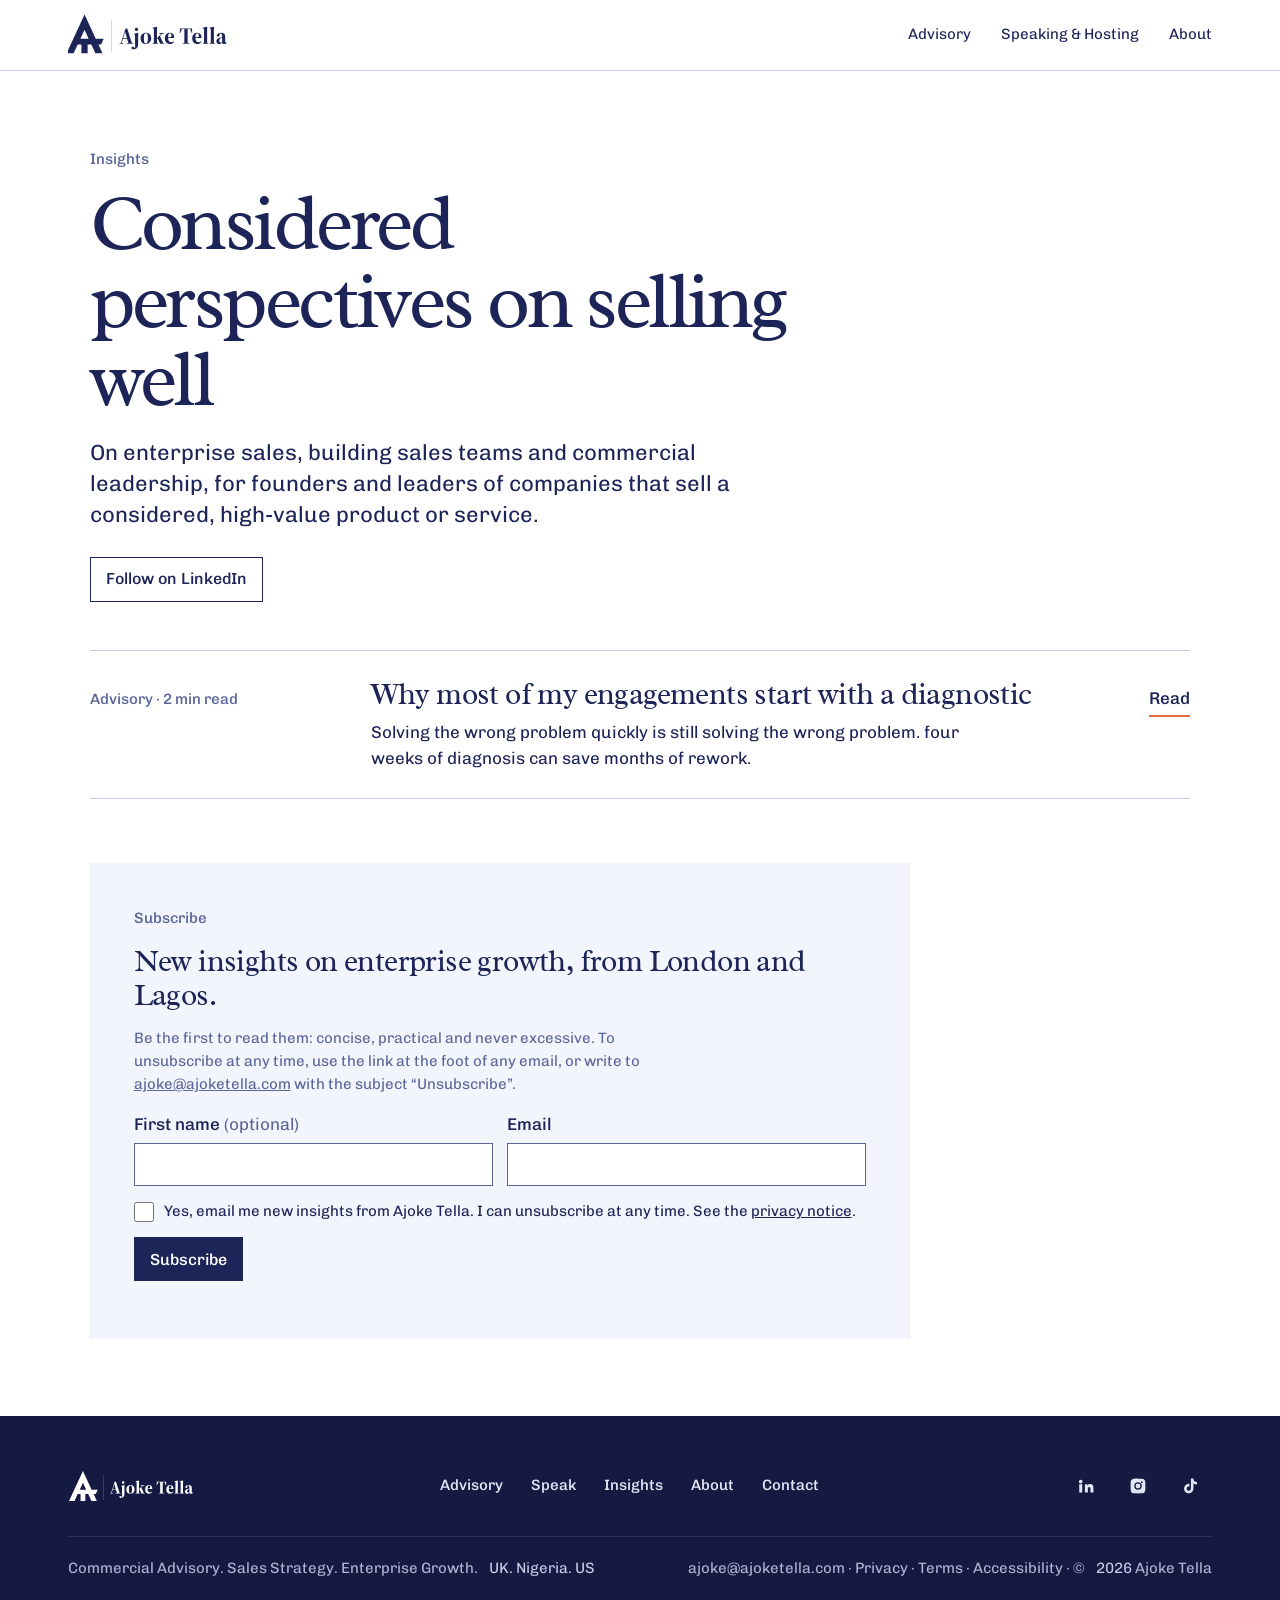
<file: insights/index.html>
<!doctype html>
<html lang="en-GB">
<head>
<meta charset="utf-8">
<meta name="viewport" content="width=device-width, initial-scale=1">
<meta name="theme-color" content="#1D2457">
<meta property="og:type" content="website">
<meta property="og:image" content="https://ajoketella.com/assets/img/og-image.png">
<meta property="og:image:width" content="1200">
<meta property="og:image:height" content="630">
<meta name="twitter:card" content="summary_large_image">
<link rel="icon" href="../assets/img/favicon.svg" type="image/svg+xml">
<link rel="icon" href="../assets/img/favicon-32.png" sizes="32x32" type="image/png">
<link rel="apple-touch-icon" href="../assets/img/apple-touch-icon.png">
<script defer src="https://cloud.umami.is/script.js" data-website-id="dfd92717-a783-41e5-9615-b418559e9346" data-domains="ajoketella.com,www.ajoketella.com"></script>

<title>Insights on Enterprise Sales and Commercial Leadership | Ajoke Tella</title>
<meta name="description" content="Short, practical notes from Ajoke Tella on enterprise sales, founder-led sales, building sales teams and commercial leadership.">
<link rel="canonical" href="https://ajoketella.com/insights/">
<meta property="og:url" content="https://ajoketella.com/insights/">
<meta property="og:title" content="Insights | Ajoke Tella">
<meta property="og:description" content="Considered perspectives on selling well.">
<script type="application/ld+json">
{
  "@context": "https://schema.org",
  "@graph": [
    {
      "@type": "Person",
      "@id": "https://ajoketella.com/#ajoke",
      "name": "Ajoke Tella",
      "jobTitle": "Commercial Leader, Enterprise Sales and Growth Advisory",
      "description": "Commercial leader and adviser who helps startups, SMEs and established companies win and grow revenue, drawing on a decade of enterprise sales to tier 1 and tier 2 banks, asset managers, hedge funds and family offices across EMEA.",
      "url": "https://ajoketella.com/",
      "image": "https://ajoketella.com/assets/img/photos/ajoke-portrait.jpg",
      "sameAs": ["https://www.linkedin.com/in/joketella/", "https://www.instagram.com/ajoketella/", "https://www.tiktok.com/@theajoketella"],
      "workLocation": [
        {"@type": "Place", "name": "London", "address": {"@type": "PostalAddress", "addressLocality": "London", "addressCountry": "GB"}},
        {"@type": "Place", "name": "Lagos", "address": {"@type": "PostalAddress", "addressLocality": "Lagos", "addressCountry": "NG"}}
      ],
      "alumniOf": [
        {"@type": "CollegeOrUniversity", "name": "University of Ilorin"},
        {"@type": "CollegeOrUniversity", "name": "London School of Economics and Political Science"}
      ],
      "knowsAbout": ["Enterprise sales", "B2B sales strategy", "Go-to-market strategy", "Building a sales function", "Sales team training and coaching", "Fractional commercial leadership", "RFP and tender strategy", "Account expansion", "Founder-led sales", "Commercial leadership"]
    },
    {
      "@type": "ProfessionalService",
      "@id": "https://ajoketella.com/#practice",
      "name": "Ajoke Tella",
      "description": "Commercial advisory for companies selling complex, high value products and services: sales strategy and go-to-market, sales function build, fractional commercial leadership and enterprise sales capability.",
      "url": "https://ajoketella.com/",
      "logo": "https://ajoketella.com/assets/img/mark.svg",
      "founder": {"@id": "https://ajoketella.com/#ajoke"},
      "location": [
        {"@type": "Place", "name": "London", "address": {"@type": "PostalAddress", "addressLocality": "London", "addressCountry": "GB"}},
        {"@type": "Place", "name": "Lagos", "address": {"@type": "PostalAddress", "addressLocality": "Lagos", "addressCountry": "NG"}}
      ],
      "areaServed": [
        {"@type": "Country", "name": "United Kingdom"},
        {"@type": "Place", "name": "Europe"},
        {"@type": "Country", "name": "United States"},
        {"@type": "Country", "name": "United Arab Emirates"},
        {"@type": "Country", "name": "Nigeria"},
        {"@type": "Place", "name": "Africa"}
      ],
      "hasOfferCatalog": {
        "@type": "OfferCatalog",
        "name": "Commercial advisory",
        "itemListElement": [
          {"@type": "Offer", "itemOffered": {"@type": "Service", "name": "Commercial Diagnostic", "description": "A four-week review of your sales organisation, pipeline, process, team and enterprise readiness, with a written diagnosis and plan."}},
          {"@type": "Offer", "itemOffered": {"@type": "Service", "name": "Sales Strategy and Go-To-Market"}},
          {"@type": "Offer", "itemOffered": {"@type": "Service", "name": "Sales Function Build"}},
          {"@type": "Offer", "itemOffered": {"@type": "Service", "name": "Fractional Commercial Leader"}},
          {"@type": "Offer", "itemOffered": {"@type": "Service", "name": "Enterprise Sales Capability Programme"}},
          {"@type": "Offer", "itemOffered": {"@type": "Service", "name": "Enterprise Deal and RFP Strategy"}},
          {"@type": "Offer", "itemOffered": {"@type": "Service", "name": "Whitespace and Account Expansion"}},
          {"@type": "Offer", "itemOffered": {"@type": "Service", "name": "Sales Team Training and Coaching"}},
          {"@type": "Offer", "itemOffered": {"@type": "Service", "name": "Founder-Led Sales Transition"}},
          {"@type": "Offer", "itemOffered": {"@type": "Service", "name": "Sales Hiring and Team Design"}}
        ]
      }
    },
    {
      "@type": "WebSite",
      "@id": "https://ajoketella.com/#site",
      "name": "Ajoke Tella",
      "url": "https://ajoketella.com/",
      "inLanguage": "en-GB",
      "publisher": {"@id": "https://ajoketella.com/#ajoke"}
    }
,
    {
      "@type": "CollectionPage",
      "@id": "https://ajoketella.com/insights/#webpage",
      "url": "https://ajoketella.com/insights/",
      "name": "Insights on enterprise sales and commercial leadership",
      "isPartOf": {"@id": "https://ajoketella.com/#site"},
      "author": {"@id": "https://ajoketella.com/#ajoke"},
      "hasPart": [
        {"@type": "Article", "headline": "Why most of my engagements start with a diagnostic", "url": "https://ajoketella.com/insights/why-start-with-a-diagnostic/"}
      ]
    }
  ]
}
</script>
<link rel="stylesheet" href="/assets/redesign/site.css"><script src="/assets/redesign/site.js" defer></script>
</head>
<body>
<a href="#review-main" class="review-skip">Skip to content</a>
<svg width="0" height="0" class="sprite" aria-hidden="true" focusable="false"><symbol id="horizontal" viewBox="6.36 1.60 368.01 93.40"><path transform="translate(0.00 0.00) scale(1)" fill="currentColor" fill-rule="evenodd" d="M50.0 4.6 L75.3 59.0 L93.39 59.0 L87.34 72.0 L81.34 72.0 L90.64 92.0 L74.64 92.0 L65.34 72.0 L57.0 72.0 L57.0 92.0 L43.0 92.0 L43.0 72.0 L34.66 72.0 L25.36 92.0 L9.36 92.0 Z M50.0 39.01 L59.3 59.0 L40.7 59.0 Z"/><rect x="110.87" y="15.96" width="0.6" height="73.42" style="fill:var(--rule,currentColor)"/><path transform="translate(128.32 70.15) scale(0.5218)" fill="currentColor" d="M1.20 0.00L18.20 0.00L18.20 -2.20L10.70 -3.10L16.40 -21.70L34.10 -21.70L39.70 -3.10L32.50 -2.20L32.50 0.00L60.80 0.00L60.80 -2.20L54.70 -3.20L34.70 -66.00L27.20 -66.00L7.40 -3.10L1.20 -2.20ZM17.20 -24.40L25.40 -51.10L33.30 -24.40ZM63.00 24.60C66.90 24.60 72.00 23.30 76.30 18.90C80.40 14.80 81.90 10.10 81.90 0.00L81.90 -33.00L82.30 -46.20L80.90 -47.20L62.60 -42.00L62.60 -40.20L68.40 -38.50C68.50 -34.00 68.60 -30.50 68.60 -24.20L68.60 -6.50C68.60 2.60 69.50 10.30 68.80 17.00C68.70 18.50 68.40 19.60 67.90 20.60L66.50 18.30C64.10 14.20 62.00 13.50 59.20 13.50C55.70 13.50 53.20 15.50 52.90 18.70C54.00 23.10 57.70 24.60 63.00 24.60ZM74.80 -54.80C78.60 -54.80 81.80 -57.60 81.80 -61.60C81.80 -65.70 78.60 -68.50 74.80 -68.50C71.00 -68.50 67.80 -65.70 67.80 -61.60C67.80 -57.60 71.00 -54.80 74.80 -54.80ZM115.60 1.50C128.90 1.50 138.70 -8.40 138.70 -22.90C138.70 -37.60 130.20 -47.20 115.60 -47.20C102.10 -47.20 92.60 -37.40 92.60 -22.80C92.60 -8.20 101.00 1.50 115.60 1.50ZM115.60 -1.10C110.10 -1.10 106.90 -6.20 106.90 -22.80C106.90 -39.40 110.10 -44.70 115.60 -44.70C121.20 -44.70 124.30 -39.50 124.30 -22.90C124.30 -6.40 121.20 -1.10 115.60 -1.10ZM144.50 0.00L168.50 0.00L168.50 -2.20L163.70 -3.00C163.40 -7.90 163.40 -14.60 163.40 -20.30L166.60 -23.60L176.90 0.00L195.00 0.00L195.00 -2.20L190.40 -3.10L176.10 -33.40L184.60 -42.20L192.80 -43.60L192.80 -45.80L172.70 -45.80L172.70 -43.60L180.80 -42.20L163.40 -23.60L163.40 -51.50L163.80 -72.00L162.40 -73.10L144.10 -68.30L144.10 -66.50L150.10 -64.90L150.10 -20.90C150.10 -15.40 150.10 -8.30 149.80 -3.10L144.50 -2.20ZM219.50 -44.60C223.40 -44.60 226.00 -41.70 226.00 -34.20C226.00 -28.70 224.20 -27.20 218.70 -27.20L211.50 -27.20C211.90 -40.30 215.40 -44.60 219.50 -44.60ZM219.40 1.50C227.30 1.50 233.70 -1.90 237.50 -9.60L236.00 -10.80C233.30 -7.80 229.90 -5.90 225.30 -5.90C217.30 -5.90 211.50 -12.60 211.50 -24.60L211.50 -24.70L237.20 -24.70C237.60 -26.40 237.70 -27.30 237.70 -29.30C237.70 -39.70 230.70 -47.20 219.30 -47.20C208.00 -47.20 197.50 -38.60 197.50 -22.20C197.50 -7.00 207.20 1.50 219.40 1.50ZM262.10 -46.40L264.20 -46.40L271.30 -63.00L281.70 -63.00C282.00 -55.20 282.10 -44.40 282.10 -35.40L282.10 -31.00C282.10 -21.90 282.00 -11.00 281.70 -3.20L274.20 -2.20L274.20 0.00L303.90 0.00L303.90 -2.20L296.40 -3.20C296.10 -11.00 296.10 -21.90 296.10 -31.00L296.10 -35.40C296.10 -44.40 296.10 -55.20 296.40 -63.00L306.80 -63.00L313.90 -46.40L316.10 -46.40L314.90 -65.70L263.30 -65.70ZM337.90 -44.60C341.80 -44.60 344.40 -41.70 344.40 -34.20C344.40 -28.70 342.60 -27.20 337.10 -27.20L329.90 -27.20C330.30 -40.30 333.80 -44.60 337.90 -44.60ZM337.80 1.50C345.70 1.50 352.10 -1.90 355.90 -9.60L354.40 -10.80C351.70 -7.80 348.30 -5.90 343.70 -5.90C335.70 -5.90 329.90 -12.60 329.90 -24.60L329.90 -24.70L355.60 -24.70C356.00 -26.40 356.10 -27.30 356.10 -29.30C356.10 -39.70 349.10 -47.20 337.70 -47.20C326.40 -47.20 315.90 -38.60 315.90 -22.20C315.90 -7.00 325.60 1.50 337.80 1.50ZM361.60 0.00L385.60 0.00L385.60 -2.20L380.80 -3.00C380.50 -8.20 380.50 -15.40 380.50 -20.90L380.50 -52.10L380.90 -72.00L379.50 -73.10L361.20 -68.30L361.20 -66.50L367.20 -64.90L367.20 -20.90C367.20 -15.40 367.20 -8.30 366.90 -3.10L361.60 -2.20ZM390.80 0.00L414.80 0.00L414.80 -2.20L410.00 -3.00C409.70 -8.20 409.70 -15.40 409.70 -20.90L409.70 -52.10L410.10 -72.00L408.70 -73.10L390.40 -68.30L390.40 -66.50L396.40 -64.90L396.40 -20.90C396.40 -15.40 396.40 -8.30 396.10 -3.10L390.80 -2.20ZM455.60 1.40C460.70 1.40 464.10 -1.20 465.80 -5.40L464.40 -6.50C463.10 -4.80 462.20 -4.20 460.80 -4.20C459.50 -4.20 458.70 -5.20 458.70 -7.20L458.70 -29.60C458.70 -41.80 453.70 -47.20 442.20 -47.20C430.40 -47.20 422.90 -42.20 422.10 -34.90C423.00 -31.70 424.70 -30.30 427.80 -30.30C431.00 -30.30 434.20 -32.30 434.50 -38.50L435.00 -44.00C435.90 -44.20 436.90 -44.40 437.90 -44.40C443.70 -44.40 445.40 -41.40 445.40 -31.60L445.40 -28.10C442.60 -27.40 439.90 -26.60 438.00 -26.10C424.90 -22.10 420.40 -16.80 420.40 -10.00C420.40 -2.80 425.40 1.50 432.40 1.50C437.70 1.50 441.70 -0.30 445.60 -5.40C446.50 -1.30 449.60 1.40 455.60 1.40ZM433.00 -13.00C433.00 -18.60 436.10 -21.80 441.10 -24.20C442.00 -24.70 443.50 -25.20 445.40 -25.80L445.40 -7.60C443.10 -5.90 441.50 -5.30 439.30 -5.30C435.70 -5.30 433.00 -7.70 433.00 -13.00Z"/></symbol><symbol id="mark" viewBox="0 0 100 100"><path fill="currentColor" fill-rule="evenodd" d="M50.0 4.6 L75.3 59.0 L93.39 59.0 L87.34 72.0 L81.34 72.0 L90.64 92.0 L74.64 92.0 L65.34 72.0 L57.0 72.0 L57.0 92.0 L43.0 92.0 L43.0 72.0 L34.66 72.0 L25.36 92.0 L9.36 92.0 Z M50.0 39.01 L59.3 59.0 L40.7 59.0 Z"/></symbol></svg>
<header class="review-header"><div class="wrap">
  <a class="brand" href="/" aria-label="Ajoke Tella, home"><svg viewbox="6.36 1.60 368.01 93.40" role="img" aria-label="Ajoke Tella"><use href="#horizontal"></use></svg></a>
  <nav aria-label="Main navigation"><a href="/advisory/">Advisory</a><a href="/speak/">Speaking &amp; Hosting</a><a href="/about/">About</a></nav></div></header>

<main id="review-main" tabindex="-1"><div id="ajoke-page">
  <section class="page-hero" aria-labelledby="page-title">
    <div class="wrap">
      <p class="eyebrow">Insights</p>
      <h1 id="page-title">Considered perspectives on selling well</h1>
      <div class="breakout breakout-left" aria-hidden="true"></div>
      <p class="lede">On enterprise sales, building sales teams and commercial leadership, for founders and leaders of companies that sell a considered, high-value product or service.</p>
      <div class="hero-actions">
        <a class="btn btn-secondary" href="https://www.linkedin.com/in/joketella/" rel="noopener" data-umami-event="LinkedIn">Follow on LinkedIn <span class="sr-only">(opens LinkedIn)</span></a>
      </div>
    </div>
  </section>
  <section class="section" style="padding-top:0" aria-label="All notes">
    <div class="wrap">
      <ul class="note-list">
        <li><p class="card-meta">Advisory &middot; 2 min read</p><div><h2><a href="why-start-with-a-diagnostic/">Why most of my engagements start with a diagnostic</a></h2><p>Solving the wrong problem quickly is still solving the wrong problem. four weeks of diagnosis can save months of rework.</p></div><span class="text-link" aria-hidden="true">Read</span></li>
      </ul>
      <div class="subscribe-wrap">
        <form class="subscribe aa-form" name="insights" method="POST" action="/" data-netlify="true" netlify-honeypot="website" aria-labelledby="sub-title">
          <input type="hidden" name="form-name" value="insights">
          <p class="eyebrow">Subscribe</p>
          <p class="subscribe-title" id="sub-title">New insights on enterprise growth, from London and Lagos.</p>
          <p class="subscribe-intro">Be the first to read them: concise, practical and never excessive. To unsubscribe at any time, use the link at the foot of any email, or write to <a href="mailto:ajoke@ajoketella.com?subject=Unsubscribe">ajoke@ajoketella.com</a> with the subject &ldquo;Unsubscribe&rdquo;.</p>
          <div class="field-row">
            <div class="field">
              <label for="s-name">First name <span class="optional">(optional)</span></label>
              <input id="s-name" name="first_name" type="text" autocomplete="given-name">
            </div>
            <div class="field">
              <label for="s-email">Email</label>
              <input id="s-email" name="email" type="email" autocomplete="email" inputmode="email" required aria-describedby="s-email-e">
              <p class="error" id="s-email-e"></p>
            </div>
          </div>
          <div class="field consent-check">
            <input id="s-consent" name="consent" type="checkbox" value="Yes, email me new insights" required aria-describedby="s-consent-e">
            <label for="s-consent">Yes, email me new insights from Ajoke Tella. I can unsubscribe at any time. See the <a href="../privacy.html">privacy notice</a>.</label>
            <p class="error" id="s-consent-e"></p>
          </div>
          <div class="hp" aria-hidden="true">
            <label for="s-website">Leave this empty</label>
            <input id="s-website" name="website" type="text" tabindex="-1" autocomplete="off">
          </div>
          <button type="submit">Subscribe</button>
          <p class="form-status" id="s-status" role="status" aria-live="polite"></p>
        </form>

      </div>
    </div>
  </section>
</div></main>
<footer class="site-footer v6-footer">
  <div class="wrap">
    <div class="v6-row">
      <a class="v6-brand" href="../" aria-label="Ajoke Tella, home"><svg class="footer-logo" viewBox="0 0 368.01 93.40" role="img" aria-label="Ajoke Tella"><use href="#horizontal"/></svg></a>
      <nav class="v6-nav" aria-label="Footer">
        <a href="../advisory/">Advisory</a>
        <a href="../speak/">Speak</a>
        <a href="../insights/">Insights</a>
        <a href="../about/">About</a>
        <a href="../contact/">Contact</a>
      </nav>
      <ul class="v6-social" aria-label="Ajoke on social media">
        <li><a href="https://www.linkedin.com/in/joketella/" rel="noopener" data-umami-event="LinkedIn" aria-label="LinkedIn"><svg viewBox="0 0 24 24" aria-hidden="true" focusable="false"><path d="M4.98 3.5a2.5 2.5 0 1 1 0 5 2.5 2.5 0 0 1 0-5ZM3 9.75h4v11H3v-11Zm6.5 0h3.8v1.6h.05c.53-1 1.84-2.05 3.78-2.05 4.04 0 4.79 2.66 4.79 6.12v5.33h-4v-4.73c0-1.13-.02-2.58-1.57-2.58-1.58 0-1.82 1.23-1.82 2.5v4.81h-4v-11Z"/></svg></a></li>
        <li><a href="https://www.instagram.com/ajoketella/" rel="noopener" data-umami-event="Instagram" aria-label="Instagram"><svg viewBox="0 0 24 24" aria-hidden="true" focusable="false"><path d="M12 2.2c3.2 0 3.58 0 4.85.07 3.25.15 4.77 1.69 4.92 4.92.06 1.27.07 1.65.07 4.85s0 3.58-.07 4.85c-.15 3.23-1.66 4.77-4.92 4.92-1.27.06-1.65.07-4.85.07s-3.58 0-4.85-.07c-3.26-.15-4.77-1.7-4.92-4.92C2.17 15.58 2.16 15.2 2.16 12s0-3.58.07-4.85C2.38 3.92 3.9 2.38 7.15 2.23 8.42 2.17 8.8 2.16 12 2.16Zm0 4.86a4.94 4.94 0 1 0 0 9.88 4.94 4.94 0 0 0 0-9.88Zm0 8.15a3.21 3.21 0 1 1 0-6.42 3.21 3.21 0 0 1 0 6.42Zm5.13-9.5a1.15 1.15 0 1 0 0 2.3 1.15 1.15 0 0 0 0-2.3Z"/></svg></a></li>
        <li><a href="https://www.tiktok.com/@theajoketella" rel="noopener" data-umami-event="TikTok" aria-label="TikTok"><svg viewBox="0 0 24 24" aria-hidden="true" focusable="false"><path d="M16.6 2h-3.37v13.4a2.9 2.9 0 1 1-2.9-2.9c.3 0 .58.05.85.13V9.2a6.27 6.27 0 1 0 5.42 6.2V8.6a8.1 8.1 0 0 0 4.73 1.52V6.75A4.73 4.73 0 0 1 16.6 2Z"/></svg></a></li>
      </ul>
    </div>
    <div class="v6-base">
      <p>Commercial Advisory. Sales Strategy. Enterprise Growth. <span>UK. Nigeria. US</span></p>
      <p><a href="mailto:ajoke@ajoketella.com">ajoke@ajoketella.com</a> <span aria-hidden="true">&middot;</span> <a href="../privacy.html">Privacy</a> <span aria-hidden="true">&middot;</span> <a href="../terms/">Terms</a> <span aria-hidden="true">&middot;</span> <a href="../accessibility/">Accessibility</a> <span aria-hidden="true">&middot;</span> &copy; <span data-year>2026</span> Ajoke Tella</p>
    </div>
  </div>
</footer>

</body>
</html>
</file>
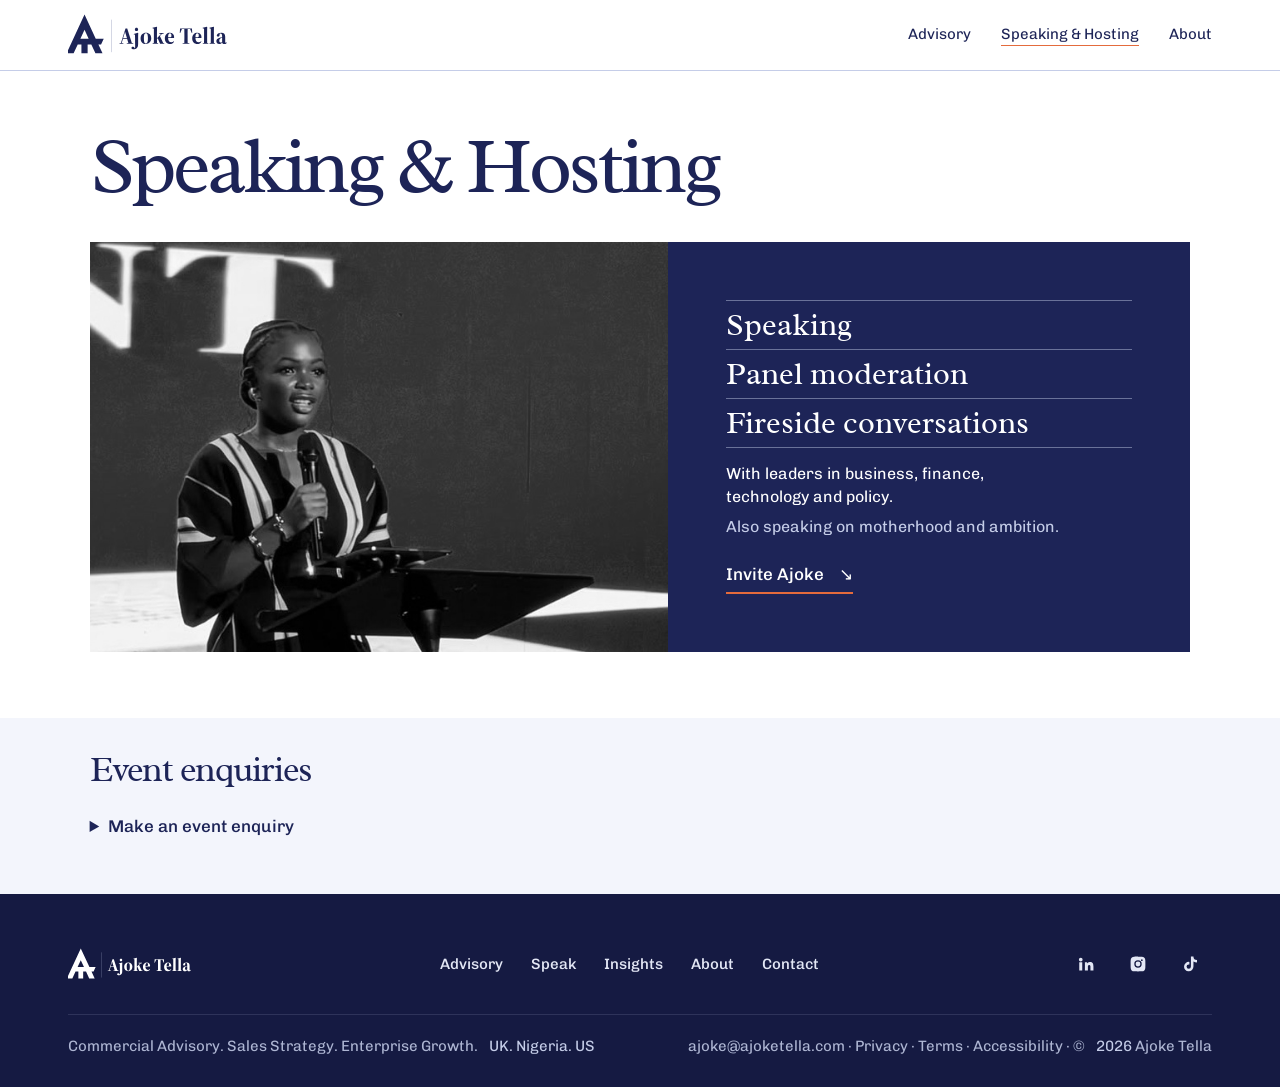
<file: speak/index.html>
<!doctype html>
<html lang="en-GB">
<head>
<meta charset="utf-8">
<meta name="viewport" content="width=device-width, initial-scale=1">
<meta name="theme-color" content="#1D2457">
<meta property="og:type" content="website">
<meta property="og:image" content="https://ajoketella.com/assets/img/og-image.png">
<meta property="og:image:width" content="1200">
<meta property="og:image:height" content="630">
<meta name="twitter:card" content="summary_large_image">
<link rel="icon" href="../assets/img/favicon.svg" type="image/svg+xml">
<link rel="icon" href="../assets/img/favicon-32.png" sizes="32x32" type="image/png">
<link rel="apple-touch-icon" href="../assets/img/apple-touch-icon.png">
<script defer src="https://cloud.umami.is/script.js" data-website-id="dfd92717-a783-41e5-9615-b418559e9346" data-domains="ajoketella.com,www.ajoketella.com"></script>
<title>Speaking &amp; Hosting | Ajoke Tella</title>
<meta name="description" content="Invite Ajoke Tella to speak, moderate a panel or host a fireside conversation on business, finance, technology, policy, or motherhood and ambition.">
<link rel="canonical" href="https://ajoketella.com/speak/">
<meta property="og:url" content="https://ajoketella.com/speak/">
<meta property="og:title" content="Speaking &amp; Hosting | Ajoke Tella">
<meta property="og:description" content="Invite Ajoke Tella to speak, moderate a panel or host a fireside conversation on business, finance, technology, policy, or motherhood and ambition.">
<script type="application/ld+json">
{
  "@context": "https://schema.org",
  "@graph": [
    {
      "@type": "Person",
      "@id": "https://ajoketella.com/#ajoke",
      "name": "Ajoke Tella",
      "jobTitle": "Commercial Leader, Enterprise Sales and Growth Advisory",
      "description": "Commercial leader and adviser who helps startups, SMEs and established companies win and grow revenue, drawing on a decade of enterprise sales to tier 1 and tier 2 banks, asset managers, hedge funds and family offices across EMEA.",
      "url": "https://ajoketella.com/",
      "image": "https://ajoketella.com/assets/img/photos/ajoke-portrait.jpg",
      "sameAs": ["https://www.linkedin.com/in/joketella/", "https://www.instagram.com/ajoketella/", "https://www.tiktok.com/@theajoketella"],
      "workLocation": [
        {"@type": "Place", "name": "London", "address": {"@type": "PostalAddress", "addressLocality": "London", "addressCountry": "GB"}},
        {"@type": "Place", "name": "Lagos", "address": {"@type": "PostalAddress", "addressLocality": "Lagos", "addressCountry": "NG"}}
      ],
      "alumniOf": [
        {"@type": "CollegeOrUniversity", "name": "University of Ilorin"},
        {"@type": "CollegeOrUniversity", "name": "London School of Economics and Political Science"}
      ],
      "knowsAbout": ["Enterprise sales", "B2B sales strategy", "Go-to-market strategy", "Building a sales function", "Sales team training and coaching", "Fractional commercial leadership", "RFP and tender strategy", "Account expansion", "Founder-led sales", "Commercial leadership"]
    },
    {
      "@type": "ProfessionalService",
      "@id": "https://ajoketella.com/#practice",
      "name": "Ajoke Tella",
      "description": "Commercial advisory for companies selling complex, high value products and services: sales strategy and go-to-market, sales function build, fractional commercial leadership and enterprise sales capability.",
      "url": "https://ajoketella.com/",
      "logo": "https://ajoketella.com/assets/img/mark.svg",
      "founder": {"@id": "https://ajoketella.com/#ajoke"},
      "location": [
        {"@type": "Place", "name": "London", "address": {"@type": "PostalAddress", "addressLocality": "London", "addressCountry": "GB"}},
        {"@type": "Place", "name": "Lagos", "address": {"@type": "PostalAddress", "addressLocality": "Lagos", "addressCountry": "NG"}}
      ],
      "areaServed": [
        {"@type": "Country", "name": "United Kingdom"},
        {"@type": "Place", "name": "Europe"},
        {"@type": "Country", "name": "United States"},
        {"@type": "Country", "name": "United Arab Emirates"},
        {"@type": "Country", "name": "Nigeria"},
        {"@type": "Place", "name": "Africa"}
      ],
      "hasOfferCatalog": {
        "@type": "OfferCatalog",
        "name": "Commercial advisory",
        "itemListElement": [
          {"@type": "Offer", "itemOffered": {"@type": "Service", "name": "Commercial Diagnostic", "description": "A four-week review of your sales organisation, pipeline, process, team and enterprise readiness, with a written diagnosis and plan."}},
          {"@type": "Offer", "itemOffered": {"@type": "Service", "name": "Sales Strategy and Go-To-Market"}},
          {"@type": "Offer", "itemOffered": {"@type": "Service", "name": "Sales Function Build"}},
          {"@type": "Offer", "itemOffered": {"@type": "Service", "name": "Fractional Commercial Leader"}},
          {"@type": "Offer", "itemOffered": {"@type": "Service", "name": "Enterprise Sales Capability Programme"}},
          {"@type": "Offer", "itemOffered": {"@type": "Service", "name": "Enterprise Deal and RFP Strategy"}},
          {"@type": "Offer", "itemOffered": {"@type": "Service", "name": "Whitespace and Account Expansion"}},
          {"@type": "Offer", "itemOffered": {"@type": "Service", "name": "Sales Team Training and Coaching"}},
          {"@type": "Offer", "itemOffered": {"@type": "Service", "name": "Founder-Led Sales Transition"}},
          {"@type": "Offer", "itemOffered": {"@type": "Service", "name": "Sales Hiring and Team Design"}}
        ]
      }
    },
    {
      "@type": "WebSite",
      "@id": "https://ajoketella.com/#site",
      "name": "Ajoke Tella",
      "url": "https://ajoketella.com/",
      "inLanguage": "en-GB",
      "publisher": {"@id": "https://ajoketella.com/#ajoke"}
    }
,
    {
      "@type": "WebPage",
      "@id": "https://ajoketella.com/speak/#webpage",
      "url": "https://ajoketella.com/speak/",
      "name": "Invite Ajoke Tella to Speak, Moderate or Host Fireside Chats",
      "isPartOf": {"@id": "https://ajoketella.com/#site"},
      "about": {"@id": "https://ajoketella.com/#ajoke"},
      "breadcrumb": {"@type": "BreadcrumbList", "itemListElement": [
        {"@type": "ListItem", "position": 1, "name": "Home", "item": "https://ajoketella.com/"},
        {"@type": "ListItem", "position": 2, "name": "Speak", "item": "https://ajoketella.com/speak/"}
      ]}
    },
    {
      "@type": "Service",
      "name": "Speaking, hosting and moderation",
      "serviceType": "Public speaking",
      "provider": {"@id": "https://ajoketella.com/#ajoke"},
      "description": "Keynotes, panels, fireside conversations and executive masterclasses on enterprise growth and commercial leadership; hosting and moderation of interviews, company and book launches, panels, leadership roundtables and conversations on parenting and motherhood.",
      "areaServed": [{"@type": "Place", "name": "Europe"}, {"@type": "Country", "name": "United Kingdom"}, {"@type": "Country", "name": "Nigeria"}, {"@type": "Place", "name": "Africa"}]
    }
  ]
}
</script>
<link rel="stylesheet" href="/assets/redesign/site.css"><script src="/assets/redesign/site.js" defer></script></head>
<body><svg class="sprite" aria-hidden="true" focusable="false"><symbol id="horizontal" viewbox="6.36 1.60 368.01 93.40"><path transform="translate(0.00 0.00) scale(1)" fill="currentColor" fill-rule="evenodd" d="M50.0 4.6 L75.3 59.0 L93.39 59.0 L87.34 72.0 L81.34 72.0 L90.64 92.0 L74.64 92.0 L65.34 72.0 L57.0 72.0 L57.0 92.0 L43.0 92.0 L43.0 72.0 L34.66 72.0 L25.36 92.0 L9.36 92.0 Z M50.0 39.01 L59.3 59.0 L40.7 59.0 Z"></path><rect x="110.87" y="15.96" width="0.6" height="73.42" style="fill:var(--rule,currentColor)"></rect><path transform="translate(128.32 70.15) scale(0.5218)" fill="currentColor" d="M1.20 0.00L18.20 0.00L18.20 -2.20L10.70 -3.10L16.40 -21.70L34.10 -21.70L39.70 -3.10L32.50 -2.20L32.50 0.00L60.80 0.00L60.80 -2.20L54.70 -3.20L34.70 -66.00L27.20 -66.00L7.40 -3.10L1.20 -2.20ZM17.20 -24.40L25.40 -51.10L33.30 -24.40ZM63.00 24.60C66.90 24.60 72.00 23.30 76.30 18.90C80.40 14.80 81.90 10.10 81.90 0.00L81.90 -33.00L82.30 -46.20L80.90 -47.20L62.60 -42.00L62.60 -40.20L68.40 -38.50C68.50 -34.00 68.60 -30.50 68.60 -24.20L68.60 -6.50C68.60 2.60 69.50 10.30 68.80 17.00C68.70 18.50 68.40 19.60 67.90 20.60L66.50 18.30C64.10 14.20 62.00 13.50 59.20 13.50C55.70 13.50 53.20 15.50 52.90 18.70C54.00 23.10 57.70 24.60 63.00 24.60ZM74.80 -54.80C78.60 -54.80 81.80 -57.60 81.80 -61.60C81.80 -65.70 78.60 -68.50 74.80 -68.50C71.00 -68.50 67.80 -65.70 67.80 -61.60C67.80 -57.60 71.00 -54.80 74.80 -54.80ZM115.60 1.50C128.90 1.50 138.70 -8.40 138.70 -22.90C138.70 -37.60 130.20 -47.20 115.60 -47.20C102.10 -47.20 92.60 -37.40 92.60 -22.80C92.60 -8.20 101.00 1.50 115.60 1.50ZM115.60 -1.10C110.10 -1.10 106.90 -6.20 106.90 -22.80C106.90 -39.40 110.10 -44.70 115.60 -44.70C121.20 -44.70 124.30 -39.50 124.30 -22.90C124.30 -6.40 121.20 -1.10 115.60 -1.10ZM144.50 0.00L168.50 0.00L168.50 -2.20L163.70 -3.00C163.40 -7.90 163.40 -14.60 163.40 -20.30L166.60 -23.60L176.90 0.00L195.00 0.00L195.00 -2.20L190.40 -3.10L176.10 -33.40L184.60 -42.20L192.80 -43.60L192.80 -45.80L172.70 -45.80L172.70 -43.60L180.80 -42.20L163.40 -23.60L163.40 -51.50L163.80 -72.00L162.40 -73.10L144.10 -68.30L144.10 -66.50L150.10 -64.90L150.10 -20.90C150.10 -15.40 150.10 -8.30 149.80 -3.10L144.50 -2.20ZM219.50 -44.60C223.40 -44.60 226.00 -41.70 226.00 -34.20C226.00 -28.70 224.20 -27.20 218.70 -27.20L211.50 -27.20C211.90 -40.30 215.40 -44.60 219.50 -44.60ZM219.40 1.50C227.30 1.50 233.70 -1.90 237.50 -9.60L236.00 -10.80C233.30 -7.80 229.90 -5.90 225.30 -5.90C217.30 -5.90 211.50 -12.60 211.50 -24.60L211.50 -24.70L237.20 -24.70C237.60 -26.40 237.70 -27.30 237.70 -29.30C237.70 -39.70 230.70 -47.20 219.30 -47.20C208.00 -47.20 197.50 -38.60 197.50 -22.20C197.50 -7.00 207.20 1.50 219.40 1.50ZM262.10 -46.40L264.20 -46.40L271.30 -63.00L281.70 -63.00C282.00 -55.20 282.10 -44.40 282.10 -35.40L282.10 -31.00C282.10 -21.90 282.00 -11.00 281.70 -3.20L274.20 -2.20L274.20 0.00L303.90 0.00L303.90 -2.20L296.40 -3.20C296.10 -11.00 296.10 -21.90 296.10 -31.00L296.10 -35.40C296.10 -44.40 296.10 -55.20 296.40 -63.00L306.80 -63.00L313.90 -46.40L316.10 -46.40L314.90 -65.70L263.30 -65.70ZM337.90 -44.60C341.80 -44.60 344.40 -41.70 344.40 -34.20C344.40 -28.70 342.60 -27.20 337.10 -27.20L329.90 -27.20C330.30 -40.30 333.80 -44.60 337.90 -44.60ZM337.80 1.50C345.70 1.50 352.10 -1.90 355.90 -9.60L354.40 -10.80C351.70 -7.80 348.30 -5.90 343.70 -5.90C335.70 -5.90 329.90 -12.60 329.90 -24.60L329.90 -24.70L355.60 -24.70C356.00 -26.40 356.10 -27.30 356.10 -29.30C356.10 -39.70 349.10 -47.20 337.70 -47.20C326.40 -47.20 315.90 -38.60 315.90 -22.20C315.90 -7.00 325.60 1.50 337.80 1.50ZM361.60 0.00L385.60 0.00L385.60 -2.20L380.80 -3.00C380.50 -8.20 380.50 -15.40 380.50 -20.90L380.50 -52.10L380.90 -72.00L379.50 -73.10L361.20 -68.30L361.20 -66.50L367.20 -64.90L367.20 -20.90C367.20 -15.40 367.20 -8.30 366.90 -3.10L361.60 -2.20ZM390.80 0.00L414.80 0.00L414.80 -2.20L410.00 -3.00C409.70 -8.20 409.70 -15.40 409.70 -20.90L409.70 -52.10L410.10 -72.00L408.70 -73.10L390.40 -68.30L390.40 -66.50L396.40 -64.90L396.40 -20.90C396.40 -15.40 396.40 -8.30 396.10 -3.10L390.80 -2.20ZM455.60 1.40C460.70 1.40 464.10 -1.20 465.80 -5.40L464.40 -6.50C463.10 -4.80 462.20 -4.20 460.80 -4.20C459.50 -4.20 458.70 -5.20 458.70 -7.20L458.70 -29.60C458.70 -41.80 453.70 -47.20 442.20 -47.20C430.40 -47.20 422.90 -42.20 422.10 -34.90C423.00 -31.70 424.70 -30.30 427.80 -30.30C431.00 -30.30 434.20 -32.30 434.50 -38.50L435.00 -44.00C435.90 -44.20 436.90 -44.40 437.90 -44.40C443.70 -44.40 445.40 -41.40 445.40 -31.60L445.40 -28.10C442.60 -27.40 439.90 -26.60 438.00 -26.10C424.90 -22.10 420.40 -16.80 420.40 -10.00C420.40 -2.80 425.40 1.50 432.40 1.50C437.70 1.50 441.70 -0.30 445.60 -5.40C446.50 -1.30 449.60 1.40 455.60 1.40ZM433.00 -13.00C433.00 -18.60 436.10 -21.80 441.10 -24.20C442.00 -24.70 443.50 -25.20 445.40 -25.80L445.40 -7.60C443.10 -5.90 441.50 -5.30 439.30 -5.30C435.70 -5.30 433.00 -7.70 433.00 -13.00Z"></path></symbol></svg>
<a href="#review-main" class="review-skip">Skip to content</a><header class="review-header"><div class="wrap">
  <a class="brand" href="/" aria-label="Ajoke Tella, home"><svg viewbox="6.36 1.60 368.01 93.40" role="img" aria-label="Ajoke Tella"><use href="#horizontal"></use></svg></a>
  <nav aria-label="Main navigation"><a href="/advisory/">Advisory</a><a href="/speak/" aria-current="page">Speaking &amp; Hosting</a><a href="/about/">About</a></nav></div></header>
<main id="review-main" tabindex="-1"><section aria-label="Speaking &amp; Hosting"><div id="ajoke-speaking-stage-editorial">

  <section class="sh-stage" aria-labelledby="sh-title">
    <h1 id="sh-title">Speaking &amp; Hosting</h1>
    <div class="sh-feature">
      <figure class="sh-still">
        <img src="/assets/redesign/9ec811ecc656c197.jpg" alt="Ajoke Tella speaking at a lectern with a handheld microphone">
      </figure>
      <div class="sh-copy">
        <ul class="sh-invitations" aria-label="Speaking and hosting invitations">
          <li>Speaking</li>
          <li>Panel moderation</li>
          <li>Fireside conversations</li>
        </ul>
        <p>With leaders in business, finance, technology and policy.</p>
        <p class="sh-motherhood">Also speaking on motherhood and ambition.</p>
        <a href="#sh-enquiry" data-book>Invite Ajoke <span aria-hidden="true">↘</span></a>
      </div>
    </div>
  </section>
  <section class="aa-enquiry" aria-labelledby="sh-enquiry" id="invite-form">
    <h2 id="sh-enquiry">Event enquiries</h2>
    <details class="aa-disclosure">
      <summary><span class="aa-open-label">Make an event enquiry</span><span class="aa-close-label">Close enquiry</span></summary>
      <form class="aa-form" name="invitation" method="POST" action="/" data-netlify="true" netlify-honeypot="website">
        <input type="hidden" name="form-name" value="invitation"><label hidden="hidden">Leave this field empty<input name="website" autocomplete="off" tabindex="-1"></label><label>Full name<input name="name" autocomplete="name" required></label>
        <label>Work email<input name="email" type="email" autocomplete="email" required></label>
        <label>Organisation<input name="organisation" autocomplete="organization" required></label>
        <label>Position<input name="role" autocomplete="organization-title" required></label>
        <label>Invitation type<select name="format" required><option value="">Select an invitation type</option><option>Speaking invitation</option><option>Panel moderation</option><option>Fireside chat hosting</option><option>Book launch</option></select></label>
        <label class="aa-wide">Brief summary<textarea name="message" rows="3" required aria-describedby="sh-help"></textarea><span id="sh-help">Tell Ajoke about the event, audience, and what you’re inviting her to do. Include the date and location if known.</span></label>
        <div class="aa-wide aa-actions"><button type="submit">Send enquiry</button></div>
        <p class="aa-wide aa-privacy">By submitting, you acknowledge our <a class="review-privacy-link" href="/privacy.html">Privacy Policy</a> and understand we’ll use your details to respond to your enquiry.</p>
        <p class="aa-wide" role="status"></p>
      </form>
    </details>
  </section>
</div>
</section></main><footer class="site-footer v6-footer">
  <div class="wrap">
    <div class="v6-row">
      <a class="v6-brand" href="/" aria-label="Ajoke Tella, home"><svg class="footer-logo" viewbox="6.36 1.60 368.01 93.40" role="img" aria-label="Ajoke Tella"><use href="#horizontal"></use></svg></a>
      <nav class="v6-nav" aria-label="Footer">
        <a href="/advisory/">Advisory</a>
        <a href="/speak/">Speak</a>
        <a href="/insights/">Insights</a>
        <a href="/about/">About</a>
        <a href="/contact/">Contact</a>
      </nav>
      <ul class="v6-social" aria-label="Ajoke on social media">
        <li><a href="https://www.linkedin.com/in/joketella/" rel="noopener" data-umami-event="LinkedIn" aria-label="LinkedIn"><svg viewbox="0 0 24 24" aria-hidden="true" focusable="false"><path d="M4.98 3.5a2.5 2.5 0 1 1 0 5 2.5 2.5 0 0 1 0-5ZM3 9.75h4v11H3v-11Zm6.5 0h3.8v1.6h.05c.53-1 1.84-2.05 3.78-2.05 4.04 0 4.79 2.66 4.79 6.12v5.33h-4v-4.73c0-1.13-.02-2.58-1.57-2.58-1.58 0-1.82 1.23-1.82 2.5v4.81h-4v-11Z"></path></svg></a></li>
        <li><a href="https://www.instagram.com/ajoketella/" rel="noopener" data-umami-event="Instagram" aria-label="Instagram"><svg viewbox="0 0 24 24" aria-hidden="true" focusable="false"><path d="M12 2.2c3.2 0 3.58 0 4.85.07 3.25.15 4.77 1.69 4.92 4.92.06 1.27.07 1.65.07 4.85s0 3.58-.07 4.85c-.15 3.23-1.66 4.77-4.92 4.92-1.27.06-1.65.07-4.85.07s-3.58 0-4.85-.07c-3.26-.15-4.77-1.7-4.92-4.92C2.17 15.58 2.16 15.2 2.16 12s0-3.58.07-4.85C2.38 3.92 3.9 2.38 7.15 2.23 8.42 2.17 8.8 2.16 12 2.16Zm0 4.86a4.94 4.94 0 1 0 0 9.88 4.94 4.94 0 0 0 0-9.88Zm0 8.15a3.21 3.21 0 1 1 0-6.42 3.21 3.21 0 0 1 0 6.42Zm5.13-9.5a1.15 1.15 0 1 0 0 2.3 1.15 1.15 0 0 0 0-2.3Z"></path></svg></a></li>
        <li><a href="https://www.tiktok.com/@theajoketella" rel="noopener" data-umami-event="TikTok" aria-label="TikTok"><svg viewbox="0 0 24 24" aria-hidden="true" focusable="false"><path d="M16.6 2h-3.37v13.4a2.9 2.9 0 1 1-2.9-2.9c.3 0 .58.05.85.13V9.2a6.27 6.27 0 1 0 5.42 6.2V8.6a8.1 8.1 0 0 0 4.73 1.52V6.75A4.73 4.73 0 0 1 16.6 2Z"></path></svg></a></li>
      </ul>
    </div>
    <div class="v6-base">
      <p>Commercial Advisory. Sales Strategy. Enterprise Growth. <span>UK. Nigeria. US</span></p>
      <p><a href="mailto:ajoke@ajoketella.com">ajoke@ajoketella.com</a> <span aria-hidden="true">·</span> <a href="/privacy.html">Privacy</a> <span aria-hidden="true">·</span> <a href="/terms/">Terms</a> <span aria-hidden="true">·</span> <a href="/accessibility/">Accessibility</a> <span aria-hidden="true">·</span> © <span data-year>2026</span> Ajoke Tella</p>
    </div>
  </div>
</footer></body></html>
</file>
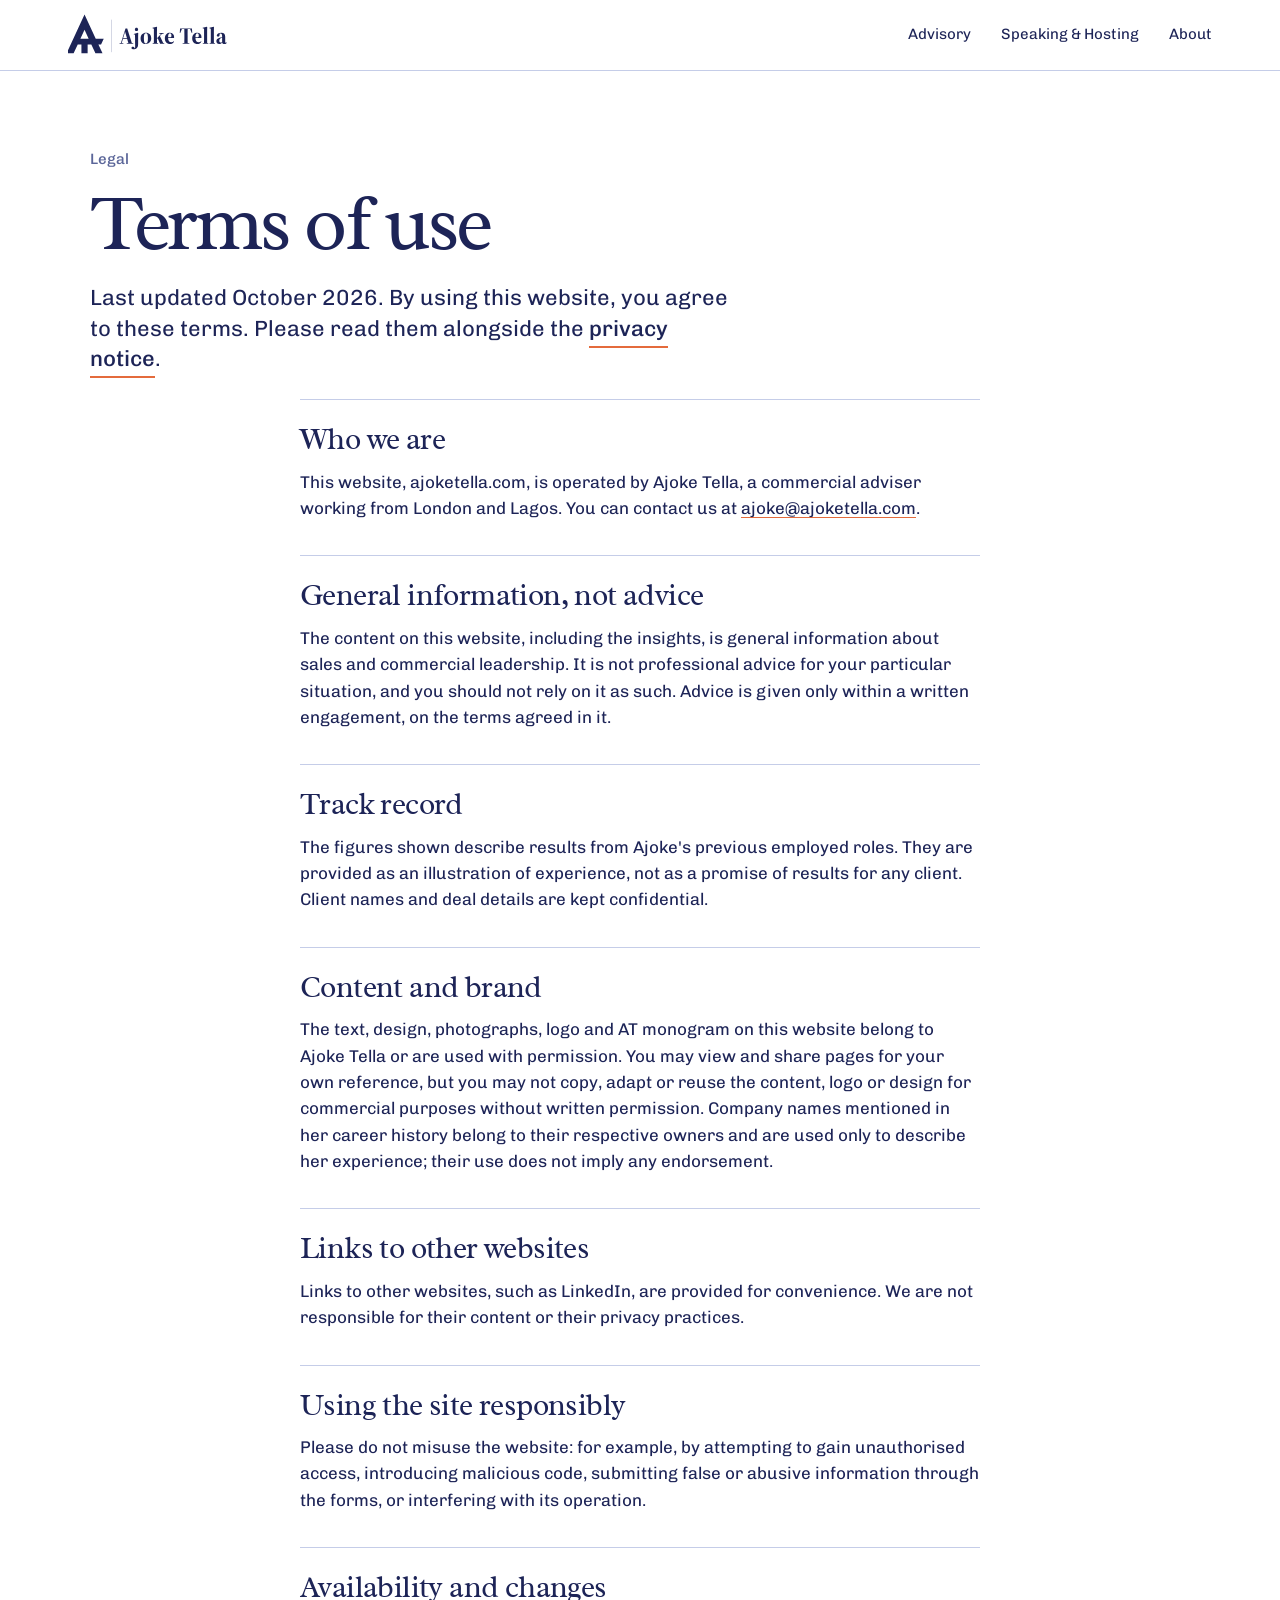
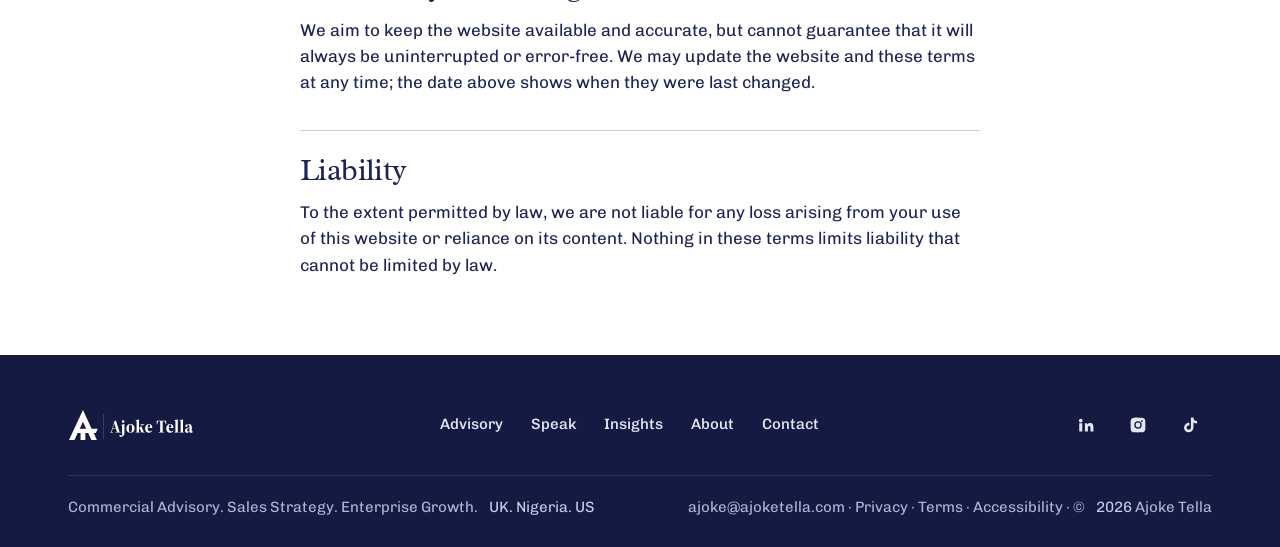
<file: terms/index.html>
<!doctype html>
<html lang="en-GB">
<head>
<meta charset="utf-8">
<meta name="viewport" content="width=device-width, initial-scale=1">
<meta name="theme-color" content="#1D2457">
<meta property="og:type" content="website">
<meta property="og:image" content="https://ajoketella.com/assets/img/og-image.png">
<meta property="og:image:width" content="1200">
<meta property="og:image:height" content="630">
<meta name="twitter:card" content="summary_large_image">
<link rel="icon" href="../assets/img/favicon.svg" type="image/svg+xml">
<link rel="icon" href="../assets/img/favicon-32.png" sizes="32x32" type="image/png">
<link rel="apple-touch-icon" href="../assets/img/apple-touch-icon.png">
<script defer src="https://cloud.umami.is/script.js" data-website-id="dfd92717-a783-41e5-9615-b418559e9346" data-domains="ajoketella.com,www.ajoketella.com"></script>

<title>Terms of Use | Ajoke Tella</title>
<meta name="description" content="The terms for using ajoketella.com: general information only, not professional advice; ownership of content and brand; links to other sites; and liability.">
<link rel="canonical" href="https://ajoketella.com/terms/">
<meta property="og:url" content="https://ajoketella.com/terms/">
<meta property="og:title" content="Terms of Use | Ajoke Tella">
<meta property="og:description" content="The terms for using this website.">
<link rel="stylesheet" href="/assets/redesign/site.css"><script src="/assets/redesign/site.js" defer></script>
</head>
<body>
<a href="#review-main" class="review-skip">Skip to content</a>
<svg width="0" height="0" class="sprite" aria-hidden="true" focusable="false"><symbol id="horizontal" viewBox="6.36 1.60 368.01 93.40"><path transform="translate(0.00 0.00) scale(1)" fill="currentColor" fill-rule="evenodd" d="M50.0 4.6 L75.3 59.0 L93.39 59.0 L87.34 72.0 L81.34 72.0 L90.64 92.0 L74.64 92.0 L65.34 72.0 L57.0 72.0 L57.0 92.0 L43.0 92.0 L43.0 72.0 L34.66 72.0 L25.36 92.0 L9.36 92.0 Z M50.0 39.01 L59.3 59.0 L40.7 59.0 Z"/><rect x="110.87" y="15.96" width="0.6" height="73.42" style="fill:var(--rule,currentColor)"/><path transform="translate(128.32 70.15) scale(0.5218)" fill="currentColor" d="M1.20 0.00L18.20 0.00L18.20 -2.20L10.70 -3.10L16.40 -21.70L34.10 -21.70L39.70 -3.10L32.50 -2.20L32.50 0.00L60.80 0.00L60.80 -2.20L54.70 -3.20L34.70 -66.00L27.20 -66.00L7.40 -3.10L1.20 -2.20ZM17.20 -24.40L25.40 -51.10L33.30 -24.40ZM63.00 24.60C66.90 24.60 72.00 23.30 76.30 18.90C80.40 14.80 81.90 10.10 81.90 0.00L81.90 -33.00L82.30 -46.20L80.90 -47.20L62.60 -42.00L62.60 -40.20L68.40 -38.50C68.50 -34.00 68.60 -30.50 68.60 -24.20L68.60 -6.50C68.60 2.60 69.50 10.30 68.80 17.00C68.70 18.50 68.40 19.60 67.90 20.60L66.50 18.30C64.10 14.20 62.00 13.50 59.20 13.50C55.70 13.50 53.20 15.50 52.90 18.70C54.00 23.10 57.70 24.60 63.00 24.60ZM74.80 -54.80C78.60 -54.80 81.80 -57.60 81.80 -61.60C81.80 -65.70 78.60 -68.50 74.80 -68.50C71.00 -68.50 67.80 -65.70 67.80 -61.60C67.80 -57.60 71.00 -54.80 74.80 -54.80ZM115.60 1.50C128.90 1.50 138.70 -8.40 138.70 -22.90C138.70 -37.60 130.20 -47.20 115.60 -47.20C102.10 -47.20 92.60 -37.40 92.60 -22.80C92.60 -8.20 101.00 1.50 115.60 1.50ZM115.60 -1.10C110.10 -1.10 106.90 -6.20 106.90 -22.80C106.90 -39.40 110.10 -44.70 115.60 -44.70C121.20 -44.70 124.30 -39.50 124.30 -22.90C124.30 -6.40 121.20 -1.10 115.60 -1.10ZM144.50 0.00L168.50 0.00L168.50 -2.20L163.70 -3.00C163.40 -7.90 163.40 -14.60 163.40 -20.30L166.60 -23.60L176.90 0.00L195.00 0.00L195.00 -2.20L190.40 -3.10L176.10 -33.40L184.60 -42.20L192.80 -43.60L192.80 -45.80L172.70 -45.80L172.70 -43.60L180.80 -42.20L163.40 -23.60L163.40 -51.50L163.80 -72.00L162.40 -73.10L144.10 -68.30L144.10 -66.50L150.10 -64.90L150.10 -20.90C150.10 -15.40 150.10 -8.30 149.80 -3.10L144.50 -2.20ZM219.50 -44.60C223.40 -44.60 226.00 -41.70 226.00 -34.20C226.00 -28.70 224.20 -27.20 218.70 -27.20L211.50 -27.20C211.90 -40.30 215.40 -44.60 219.50 -44.60ZM219.40 1.50C227.30 1.50 233.70 -1.90 237.50 -9.60L236.00 -10.80C233.30 -7.80 229.90 -5.90 225.30 -5.90C217.30 -5.90 211.50 -12.60 211.50 -24.60L211.50 -24.70L237.20 -24.70C237.60 -26.40 237.70 -27.30 237.70 -29.30C237.70 -39.70 230.70 -47.20 219.30 -47.20C208.00 -47.20 197.50 -38.60 197.50 -22.20C197.50 -7.00 207.20 1.50 219.40 1.50ZM262.10 -46.40L264.20 -46.40L271.30 -63.00L281.70 -63.00C282.00 -55.20 282.10 -44.40 282.10 -35.40L282.10 -31.00C282.10 -21.90 282.00 -11.00 281.70 -3.20L274.20 -2.20L274.20 0.00L303.90 0.00L303.90 -2.20L296.40 -3.20C296.10 -11.00 296.10 -21.90 296.10 -31.00L296.10 -35.40C296.10 -44.40 296.10 -55.20 296.40 -63.00L306.80 -63.00L313.90 -46.40L316.10 -46.40L314.90 -65.70L263.30 -65.70ZM337.90 -44.60C341.80 -44.60 344.40 -41.70 344.40 -34.20C344.40 -28.70 342.60 -27.20 337.10 -27.20L329.90 -27.20C330.30 -40.30 333.80 -44.60 337.90 -44.60ZM337.80 1.50C345.70 1.50 352.10 -1.90 355.90 -9.60L354.40 -10.80C351.70 -7.80 348.30 -5.90 343.70 -5.90C335.70 -5.90 329.90 -12.60 329.90 -24.60L329.90 -24.70L355.60 -24.70C356.00 -26.40 356.10 -27.30 356.10 -29.30C356.10 -39.70 349.10 -47.20 337.70 -47.20C326.40 -47.20 315.90 -38.60 315.90 -22.20C315.90 -7.00 325.60 1.50 337.80 1.50ZM361.60 0.00L385.60 0.00L385.60 -2.20L380.80 -3.00C380.50 -8.20 380.50 -15.40 380.50 -20.90L380.50 -52.10L380.90 -72.00L379.50 -73.10L361.20 -68.30L361.20 -66.50L367.20 -64.90L367.20 -20.90C367.20 -15.40 367.20 -8.30 366.90 -3.10L361.60 -2.20ZM390.80 0.00L414.80 0.00L414.80 -2.20L410.00 -3.00C409.70 -8.20 409.70 -15.40 409.70 -20.90L409.70 -52.10L410.10 -72.00L408.70 -73.10L390.40 -68.30L390.40 -66.50L396.40 -64.90L396.40 -20.90C396.40 -15.40 396.40 -8.30 396.10 -3.10L390.80 -2.20ZM455.60 1.40C460.70 1.40 464.10 -1.20 465.80 -5.40L464.40 -6.50C463.10 -4.80 462.20 -4.20 460.80 -4.20C459.50 -4.20 458.70 -5.20 458.70 -7.20L458.70 -29.60C458.70 -41.80 453.70 -47.20 442.20 -47.20C430.40 -47.20 422.90 -42.20 422.10 -34.90C423.00 -31.70 424.70 -30.30 427.80 -30.30C431.00 -30.30 434.20 -32.30 434.50 -38.50L435.00 -44.00C435.90 -44.20 436.90 -44.40 437.90 -44.40C443.70 -44.40 445.40 -41.40 445.40 -31.60L445.40 -28.10C442.60 -27.40 439.90 -26.60 438.00 -26.10C424.90 -22.10 420.40 -16.80 420.40 -10.00C420.40 -2.80 425.40 1.50 432.40 1.50C437.70 1.50 441.70 -0.30 445.60 -5.40C446.50 -1.30 449.60 1.40 455.60 1.40ZM433.00 -13.00C433.00 -18.60 436.10 -21.80 441.10 -24.20C442.00 -24.70 443.50 -25.20 445.40 -25.80L445.40 -7.60C443.10 -5.90 441.50 -5.30 439.30 -5.30C435.70 -5.30 433.00 -7.70 433.00 -13.00Z"/></symbol><symbol id="mark" viewBox="0 0 100 100"><path fill="currentColor" fill-rule="evenodd" d="M50.0 4.6 L75.3 59.0 L93.39 59.0 L87.34 72.0 L81.34 72.0 L90.64 92.0 L74.64 92.0 L65.34 72.0 L57.0 72.0 L57.0 92.0 L43.0 92.0 L43.0 72.0 L34.66 72.0 L25.36 92.0 L9.36 92.0 Z M50.0 39.01 L59.3 59.0 L40.7 59.0 Z"/></symbol></svg>
<header class="review-header"><div class="wrap">
  <a class="brand" href="/" aria-label="Ajoke Tella, home"><svg viewbox="6.36 1.60 368.01 93.40" role="img" aria-label="Ajoke Tella"><use href="#horizontal"></use></svg></a>
  <nav aria-label="Main navigation"><a href="/advisory/">Advisory</a><a href="/speak/">Speaking &amp; Hosting</a><a href="/about/">About</a></nav></div></header>

<main id="review-main" tabindex="-1"><div id="ajoke-page">
  <section class="page-hero" aria-labelledby="page-title" style="padding-bottom:24px">
    <div class="wrap">
      <p class="eyebrow">Legal</p>
      <h1 id="page-title">Terms of use</h1>
      <div class="breakout breakout-left" aria-hidden="true"></div>
      <p class="lede">Last updated October 2026. By using this website, you agree to these terms. Please read them alongside the <a class="text-link" href="../privacy.html">privacy notice</a>.</p>
    </div>
  </section>
  <section class="section" style="padding-top:0">
    <div class="wrap legal-page">
      <h2>Who we are</h2>
      <p>This website, ajoketella.com, is operated by Ajoke Tella, a commercial adviser working from London and Lagos. You can contact us at <a href="mailto:ajoke@ajoketella.com">ajoke@ajoketella.com</a>.</p>

      <h2>General information, not advice</h2>
      <p>The content on this website, including the insights, is general information about sales and commercial leadership. It is not professional advice for your particular situation, and you should not rely on it as such. Advice is given only within a written engagement, on the terms agreed in it.</p>

      <h2>Track record</h2>
      <p>The figures shown describe results from Ajoke's previous employed roles. They are provided as an illustration of experience, not as a promise of results for any client. Client names and deal details are kept confidential.</p>

      <h2>Content and brand</h2>
      <p>The text, design, photographs, logo and AT monogram on this website belong to Ajoke Tella or are used with permission. You may view and share pages for your own reference, but you may not copy, adapt or reuse the content, logo or design for commercial purposes without written permission. Company names mentioned in her career history belong to their respective owners and are used only to describe her experience; their use does not imply any endorsement.</p>

      <h2>Links to other websites</h2>
      <p>Links to other websites, such as LinkedIn, are provided for convenience. We are not responsible for their content or their privacy practices.</p>

      <h2>Using the site responsibly</h2>
      <p>Please do not misuse the website: for example, by attempting to gain unauthorised access, introducing malicious code, submitting false or abusive information through the forms, or interfering with its operation.</p>

      <h2>Availability and changes</h2>
      <p>We aim to keep the website available and accurate, but cannot guarantee that it will always be uninterrupted or error-free. We may update the website and these terms at any time; the date above shows when they were last changed.</p>

      <h2>Liability</h2>
      <p>To the extent permitted by law, we are not liable for any loss arising from your use of this website or reliance on its content. Nothing in these terms limits liability that cannot be limited by law.</p>
    </div>
  </section>
</div></main>
<footer class="site-footer v6-footer">
  <div class="wrap">
    <div class="v6-row">
      <a class="v6-brand" href="../" aria-label="Ajoke Tella, home"><svg class="footer-logo" viewBox="0 0 368.01 93.40" role="img" aria-label="Ajoke Tella"><use href="#horizontal"/></svg></a>
      <nav class="v6-nav" aria-label="Footer">
        <a href="../advisory/">Advisory</a>
        <a href="../speak/">Speak</a>
        <a href="../insights/">Insights</a>
        <a href="../about/">About</a>
        <a href="../contact/">Contact</a>
      </nav>
      <ul class="v6-social" aria-label="Ajoke on social media">
        <li><a href="https://www.linkedin.com/in/joketella/" rel="noopener" data-umami-event="LinkedIn" aria-label="LinkedIn"><svg viewBox="0 0 24 24" aria-hidden="true" focusable="false"><path d="M4.98 3.5a2.5 2.5 0 1 1 0 5 2.5 2.5 0 0 1 0-5ZM3 9.75h4v11H3v-11Zm6.5 0h3.8v1.6h.05c.53-1 1.84-2.05 3.78-2.05 4.04 0 4.79 2.66 4.79 6.12v5.33h-4v-4.73c0-1.13-.02-2.58-1.57-2.58-1.58 0-1.82 1.23-1.82 2.5v4.81h-4v-11Z"/></svg></a></li>
        <li><a href="https://www.instagram.com/ajoketella/" rel="noopener" data-umami-event="Instagram" aria-label="Instagram"><svg viewBox="0 0 24 24" aria-hidden="true" focusable="false"><path d="M12 2.2c3.2 0 3.58 0 4.85.07 3.25.15 4.77 1.69 4.92 4.92.06 1.27.07 1.65.07 4.85s0 3.58-.07 4.85c-.15 3.23-1.66 4.77-4.92 4.92-1.27.06-1.65.07-4.85.07s-3.58 0-4.85-.07c-3.26-.15-4.77-1.7-4.92-4.92C2.17 15.58 2.16 15.2 2.16 12s0-3.58.07-4.85C2.38 3.92 3.9 2.38 7.15 2.23 8.42 2.17 8.8 2.16 12 2.16Zm0 4.86a4.94 4.94 0 1 0 0 9.88 4.94 4.94 0 0 0 0-9.88Zm0 8.15a3.21 3.21 0 1 1 0-6.42 3.21 3.21 0 0 1 0 6.42Zm5.13-9.5a1.15 1.15 0 1 0 0 2.3 1.15 1.15 0 0 0 0-2.3Z"/></svg></a></li>
        <li><a href="https://www.tiktok.com/@theajoketella" rel="noopener" data-umami-event="TikTok" aria-label="TikTok"><svg viewBox="0 0 24 24" aria-hidden="true" focusable="false"><path d="M16.6 2h-3.37v13.4a2.9 2.9 0 1 1-2.9-2.9c.3 0 .58.05.85.13V9.2a6.27 6.27 0 1 0 5.42 6.2V8.6a8.1 8.1 0 0 0 4.73 1.52V6.75A4.73 4.73 0 0 1 16.6 2Z"/></svg></a></li>
      </ul>
    </div>
    <div class="v6-base">
      <p>Commercial Advisory. Sales Strategy. Enterprise Growth. <span>UK. Nigeria. US</span></p>
      <p><a href="mailto:ajoke@ajoketella.com">ajoke@ajoketella.com</a> <span aria-hidden="true">&middot;</span> <a href="../privacy.html">Privacy</a> <span aria-hidden="true">&middot;</span> <a href="../terms/">Terms</a> <span aria-hidden="true">&middot;</span> <a href="../accessibility/">Accessibility</a> <span aria-hidden="true">&middot;</span> &copy; <span data-year>2026</span> Ajoke Tella</p>
    </div>
  </div>
</footer>

</body>
</html>
</file>
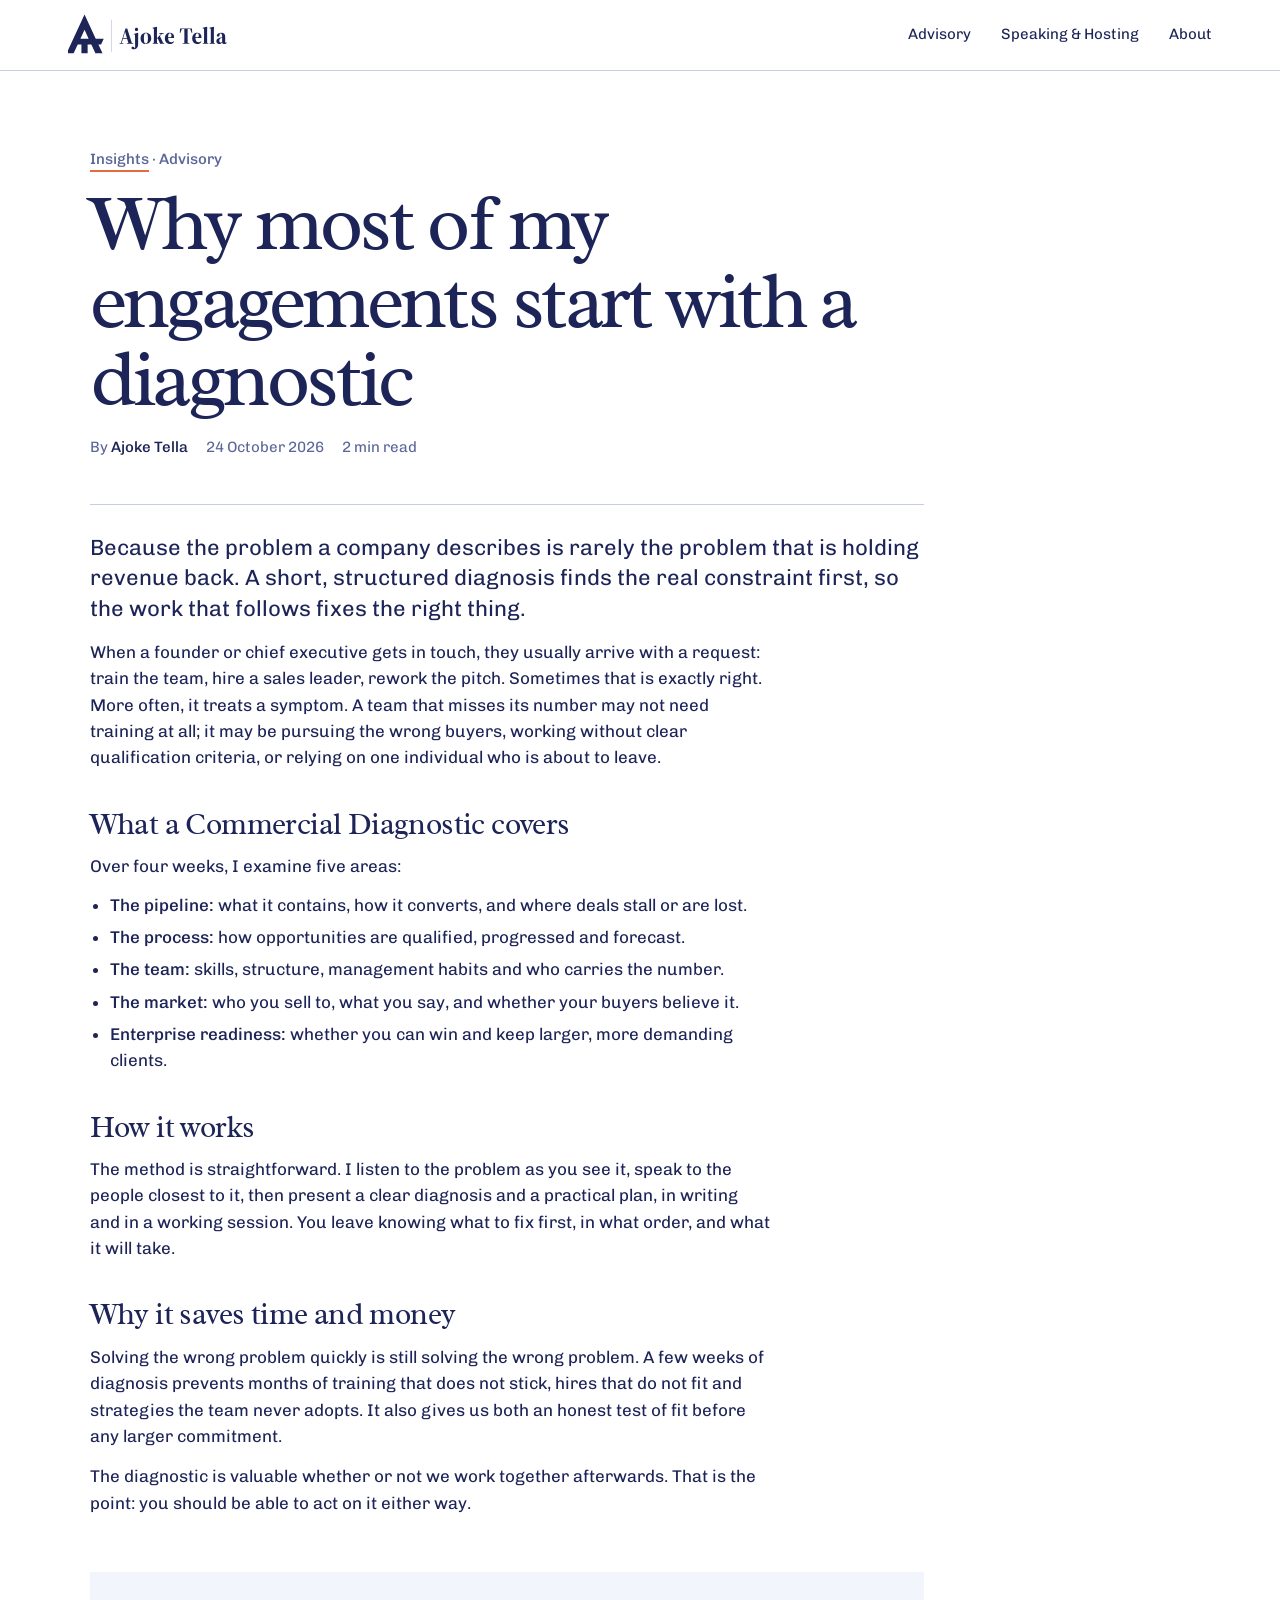
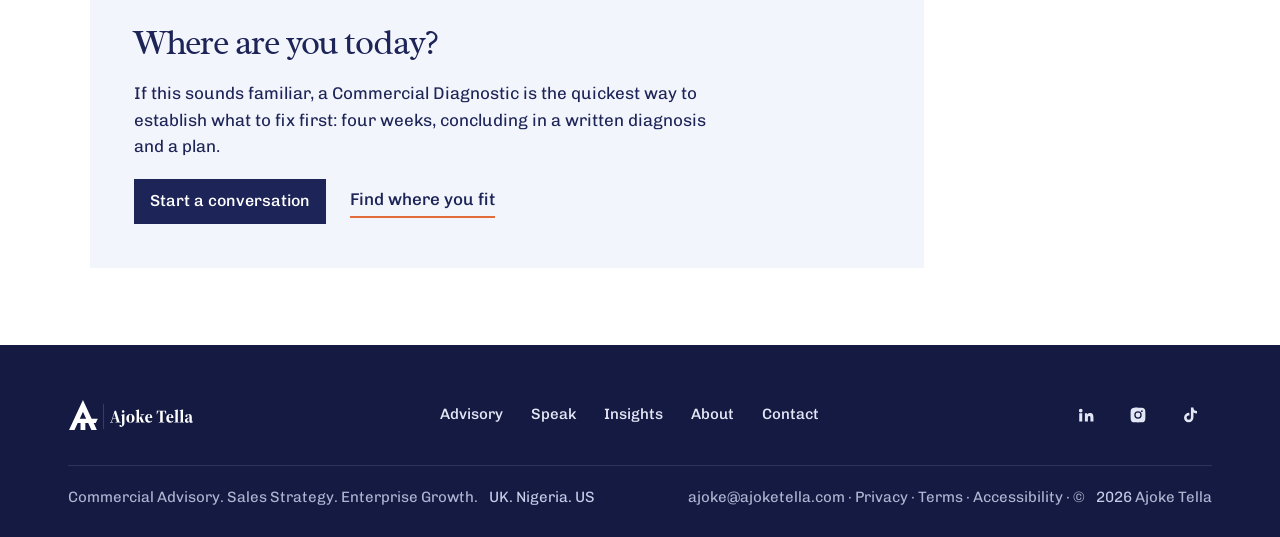
<file: insights/why-start-with-a-diagnostic/index.html>
<!doctype html>
<html lang="en-GB">
<head>
<meta charset="utf-8">
<meta name="viewport" content="width=device-width, initial-scale=1">
<meta name="theme-color" content="#1D2457">
<meta property="og:type" content="website">
<meta property="og:image" content="https://ajoketella.com/assets/img/og-image.png">
<meta property="og:image:width" content="1200">
<meta property="og:image:height" content="630">
<meta name="twitter:card" content="summary_large_image">
<link rel="icon" href="../../assets/img/favicon.svg" type="image/svg+xml">
<link rel="icon" href="../../assets/img/favicon-32.png" sizes="32x32" type="image/png">
<link rel="apple-touch-icon" href="../../assets/img/apple-touch-icon.png">
<script defer src="https://cloud.umami.is/script.js" data-website-id="dfd92717-a783-41e5-9615-b418559e9346" data-domains="ajoketella.com,www.ajoketella.com"></script>


<title>Why most of my engagements start with a diagnostic | Ajoke Tella</title>
<meta name="description" content="Why a four-week Commercial Diagnostic is the best first step before fixing a B2B sales problem: what it covers, what you get, and how it saves months of rework.">
<link rel="canonical" href="https://ajoketella.com/insights/why-start-with-a-diagnostic/">
<meta property="og:type" content="article">
<meta property="og:url" content="https://ajoketella.com/insights/why-start-with-a-diagnostic/">
<meta property="og:title" content="Why most of my engagements start with a diagnostic">
<meta property="og:description" content="Why a four-week Commercial Diagnostic is the best first step before fixing a B2B sales problem: what it covers, what you get, and how it saves months of rework.">
<script type="application/ld+json">
{
  "@context": "https://schema.org",
  "@graph": [
    {
      "@type": "Person",
      "@id": "https://ajoketella.com/#ajoke",
      "name": "Ajoke Tella",
      "jobTitle": "Commercial Leader, Enterprise Sales and Growth Advisory",
      "description": "Commercial leader and adviser who helps startups, SMEs and established companies win and grow revenue, drawing on a decade of enterprise sales to tier 1 and tier 2 banks, asset managers, hedge funds and family offices across EMEA.",
      "url": "https://ajoketella.com/",
      "image": "https://ajoketella.com/assets/img/photos/ajoke-portrait.jpg",
      "sameAs": ["https://www.linkedin.com/in/joketella/", "https://www.instagram.com/ajoketella/", "https://www.tiktok.com/@theajoketella"],
      "workLocation": [
        {"@type": "Place", "name": "London", "address": {"@type": "PostalAddress", "addressLocality": "London", "addressCountry": "GB"}},
        {"@type": "Place", "name": "Lagos", "address": {"@type": "PostalAddress", "addressLocality": "Lagos", "addressCountry": "NG"}}
      ],
      "alumniOf": [
        {"@type": "CollegeOrUniversity", "name": "University of Ilorin"},
        {"@type": "CollegeOrUniversity", "name": "London School of Economics and Political Science"}
      ],
      "knowsAbout": ["Enterprise sales", "B2B sales strategy", "Go-to-market strategy", "Building a sales function", "Sales team training and coaching", "Fractional commercial leadership", "RFP and tender strategy", "Account expansion", "Founder-led sales", "Commercial leadership"]
    },
    {
      "@type": "ProfessionalService",
      "@id": "https://ajoketella.com/#practice",
      "name": "Ajoke Tella",
      "description": "Commercial advisory for companies selling complex, high value products and services: sales strategy and go-to-market, sales function build, fractional commercial leadership and enterprise sales capability.",
      "url": "https://ajoketella.com/",
      "logo": "https://ajoketella.com/assets/img/mark.svg",
      "founder": {"@id": "https://ajoketella.com/#ajoke"},
      "location": [
        {"@type": "Place", "name": "London", "address": {"@type": "PostalAddress", "addressLocality": "London", "addressCountry": "GB"}},
        {"@type": "Place", "name": "Lagos", "address": {"@type": "PostalAddress", "addressLocality": "Lagos", "addressCountry": "NG"}}
      ],
      "areaServed": [
        {"@type": "Country", "name": "United Kingdom"},
        {"@type": "Place", "name": "Europe"},
        {"@type": "Country", "name": "United States"},
        {"@type": "Country", "name": "United Arab Emirates"},
        {"@type": "Country", "name": "Nigeria"},
        {"@type": "Place", "name": "Africa"}
      ],
      "hasOfferCatalog": {
        "@type": "OfferCatalog",
        "name": "Commercial advisory",
        "itemListElement": [
          {"@type": "Offer", "itemOffered": {"@type": "Service", "name": "Commercial Diagnostic", "description": "A four-week review of your sales organisation, pipeline, process, team and enterprise readiness, with a written diagnosis and plan."}},
          {"@type": "Offer", "itemOffered": {"@type": "Service", "name": "Sales Strategy and Go-To-Market"}},
          {"@type": "Offer", "itemOffered": {"@type": "Service", "name": "Sales Function Build"}},
          {"@type": "Offer", "itemOffered": {"@type": "Service", "name": "Fractional Commercial Leader"}},
          {"@type": "Offer", "itemOffered": {"@type": "Service", "name": "Enterprise Sales Capability Programme"}},
          {"@type": "Offer", "itemOffered": {"@type": "Service", "name": "Enterprise Deal and RFP Strategy"}},
          {"@type": "Offer", "itemOffered": {"@type": "Service", "name": "Whitespace and Account Expansion"}},
          {"@type": "Offer", "itemOffered": {"@type": "Service", "name": "Sales Team Training and Coaching"}},
          {"@type": "Offer", "itemOffered": {"@type": "Service", "name": "Founder-Led Sales Transition"}},
          {"@type": "Offer", "itemOffered": {"@type": "Service", "name": "Sales Hiring and Team Design"}}
        ]
      }
    },
    {
      "@type": "WebSite",
      "@id": "https://ajoketella.com/#site",
      "name": "Ajoke Tella",
      "url": "https://ajoketella.com/",
      "inLanguage": "en-GB",
      "publisher": {"@id": "https://ajoketella.com/#ajoke"}
    }
,
    {
      "@type": "Article",
      "@id": "https://ajoketella.com/insights/why-start-with-a-diagnostic/#article",
      "headline": "Why most of my engagements start with a diagnostic",
      "description": "Why a four-week Commercial Diagnostic is the best first step before fixing a B2B sales problem: what it covers, what you get, and how it saves months of rework.",
      "abstract": "Because the problem a company describes is rarely the problem that is holding revenue back. A short, structured diagnosis finds the real constraint first, so the work that follows fixes the right thing.",
      "url": "https://ajoketella.com/insights/why-start-with-a-diagnostic/",
      "mainEntityOfPage": "https://ajoketella.com/insights/why-start-with-a-diagnostic/",
      "inLanguage": "en-GB",
      "datePublished": "2026-10-24",
      "dateModified": "2026-10-24",
      "articleSection": "Advisory",
      "author": {"@id": "https://ajoketella.com/#ajoke"},
      "publisher": {"@id": "https://ajoketella.com/#ajoke"},
      "isPartOf": {"@id": "https://ajoketella.com/#site"}
    },
    {"@type": "BreadcrumbList", "itemListElement": [
      {"@type": "ListItem", "position": 1, "name": "Home", "item": "https://ajoketella.com/"},
      {"@type": "ListItem", "position": 2, "name": "Insights", "item": "https://ajoketella.com/insights/"},
      {"@type": "ListItem", "position": 3, "name": "Why most of my engagements start with a diagnostic", "item": "https://ajoketella.com/insights/why-start-with-a-diagnostic/"}
    ]}
  ]
}
</script>
<link rel="stylesheet" href="/assets/redesign/site.css"><script src="/assets/redesign/site.js" defer></script>
</head>
<body>
<a href="#review-main" class="review-skip">Skip to content</a>
<svg width="0" height="0" class="sprite" aria-hidden="true" focusable="false"><symbol id="horizontal" viewBox="6.36 1.60 368.01 93.40"><path transform="translate(0.00 0.00) scale(1)" fill="currentColor" fill-rule="evenodd" d="M50.0 4.6 L75.3 59.0 L93.39 59.0 L87.34 72.0 L81.34 72.0 L90.64 92.0 L74.64 92.0 L65.34 72.0 L57.0 72.0 L57.0 92.0 L43.0 92.0 L43.0 72.0 L34.66 72.0 L25.36 92.0 L9.36 92.0 Z M50.0 39.01 L59.3 59.0 L40.7 59.0 Z"/><rect x="110.87" y="15.96" width="0.6" height="73.42" style="fill:var(--rule,currentColor)"/><path transform="translate(128.32 70.15) scale(0.5218)" fill="currentColor" d="M1.20 0.00L18.20 0.00L18.20 -2.20L10.70 -3.10L16.40 -21.70L34.10 -21.70L39.70 -3.10L32.50 -2.20L32.50 0.00L60.80 0.00L60.80 -2.20L54.70 -3.20L34.70 -66.00L27.20 -66.00L7.40 -3.10L1.20 -2.20ZM17.20 -24.40L25.40 -51.10L33.30 -24.40ZM63.00 24.60C66.90 24.60 72.00 23.30 76.30 18.90C80.40 14.80 81.90 10.10 81.90 0.00L81.90 -33.00L82.30 -46.20L80.90 -47.20L62.60 -42.00L62.60 -40.20L68.40 -38.50C68.50 -34.00 68.60 -30.50 68.60 -24.20L68.60 -6.50C68.60 2.60 69.50 10.30 68.80 17.00C68.70 18.50 68.40 19.60 67.90 20.60L66.50 18.30C64.10 14.20 62.00 13.50 59.20 13.50C55.70 13.50 53.20 15.50 52.90 18.70C54.00 23.10 57.70 24.60 63.00 24.60ZM74.80 -54.80C78.60 -54.80 81.80 -57.60 81.80 -61.60C81.80 -65.70 78.60 -68.50 74.80 -68.50C71.00 -68.50 67.80 -65.70 67.80 -61.60C67.80 -57.60 71.00 -54.80 74.80 -54.80ZM115.60 1.50C128.90 1.50 138.70 -8.40 138.70 -22.90C138.70 -37.60 130.20 -47.20 115.60 -47.20C102.10 -47.20 92.60 -37.40 92.60 -22.80C92.60 -8.20 101.00 1.50 115.60 1.50ZM115.60 -1.10C110.10 -1.10 106.90 -6.20 106.90 -22.80C106.90 -39.40 110.10 -44.70 115.60 -44.70C121.20 -44.70 124.30 -39.50 124.30 -22.90C124.30 -6.40 121.20 -1.10 115.60 -1.10ZM144.50 0.00L168.50 0.00L168.50 -2.20L163.70 -3.00C163.40 -7.90 163.40 -14.60 163.40 -20.30L166.60 -23.60L176.90 0.00L195.00 0.00L195.00 -2.20L190.40 -3.10L176.10 -33.40L184.60 -42.20L192.80 -43.60L192.80 -45.80L172.70 -45.80L172.70 -43.60L180.80 -42.20L163.40 -23.60L163.40 -51.50L163.80 -72.00L162.40 -73.10L144.10 -68.30L144.10 -66.50L150.10 -64.90L150.10 -20.90C150.10 -15.40 150.10 -8.30 149.80 -3.10L144.50 -2.20ZM219.50 -44.60C223.40 -44.60 226.00 -41.70 226.00 -34.20C226.00 -28.70 224.20 -27.20 218.70 -27.20L211.50 -27.20C211.90 -40.30 215.40 -44.60 219.50 -44.60ZM219.40 1.50C227.30 1.50 233.70 -1.90 237.50 -9.60L236.00 -10.80C233.30 -7.80 229.90 -5.90 225.30 -5.90C217.30 -5.90 211.50 -12.60 211.50 -24.60L211.50 -24.70L237.20 -24.70C237.60 -26.40 237.70 -27.30 237.70 -29.30C237.70 -39.70 230.70 -47.20 219.30 -47.20C208.00 -47.20 197.50 -38.60 197.50 -22.20C197.50 -7.00 207.20 1.50 219.40 1.50ZM262.10 -46.40L264.20 -46.40L271.30 -63.00L281.70 -63.00C282.00 -55.20 282.10 -44.40 282.10 -35.40L282.10 -31.00C282.10 -21.90 282.00 -11.00 281.70 -3.20L274.20 -2.20L274.20 0.00L303.90 0.00L303.90 -2.20L296.40 -3.20C296.10 -11.00 296.10 -21.90 296.10 -31.00L296.10 -35.40C296.10 -44.40 296.10 -55.20 296.40 -63.00L306.80 -63.00L313.90 -46.40L316.10 -46.40L314.90 -65.70L263.30 -65.70ZM337.90 -44.60C341.80 -44.60 344.40 -41.70 344.40 -34.20C344.40 -28.70 342.60 -27.20 337.10 -27.20L329.90 -27.20C330.30 -40.30 333.80 -44.60 337.90 -44.60ZM337.80 1.50C345.70 1.50 352.10 -1.90 355.90 -9.60L354.40 -10.80C351.70 -7.80 348.30 -5.90 343.70 -5.90C335.70 -5.90 329.90 -12.60 329.90 -24.60L329.90 -24.70L355.60 -24.70C356.00 -26.40 356.10 -27.30 356.10 -29.30C356.10 -39.70 349.10 -47.20 337.70 -47.20C326.40 -47.20 315.90 -38.60 315.90 -22.20C315.90 -7.00 325.60 1.50 337.80 1.50ZM361.60 0.00L385.60 0.00L385.60 -2.20L380.80 -3.00C380.50 -8.20 380.50 -15.40 380.50 -20.90L380.50 -52.10L380.90 -72.00L379.50 -73.10L361.20 -68.30L361.20 -66.50L367.20 -64.90L367.20 -20.90C367.20 -15.40 367.20 -8.30 366.90 -3.10L361.60 -2.20ZM390.80 0.00L414.80 0.00L414.80 -2.20L410.00 -3.00C409.70 -8.20 409.70 -15.40 409.70 -20.90L409.70 -52.10L410.10 -72.00L408.70 -73.10L390.40 -68.30L390.40 -66.50L396.40 -64.90L396.40 -20.90C396.40 -15.40 396.40 -8.30 396.10 -3.10L390.80 -2.20ZM455.60 1.40C460.70 1.40 464.10 -1.20 465.80 -5.40L464.40 -6.50C463.10 -4.80 462.20 -4.20 460.80 -4.20C459.50 -4.20 458.70 -5.20 458.70 -7.20L458.70 -29.60C458.70 -41.80 453.70 -47.20 442.20 -47.20C430.40 -47.20 422.90 -42.20 422.10 -34.90C423.00 -31.70 424.70 -30.30 427.80 -30.30C431.00 -30.30 434.20 -32.30 434.50 -38.50L435.00 -44.00C435.90 -44.20 436.90 -44.40 437.90 -44.40C443.70 -44.40 445.40 -41.40 445.40 -31.60L445.40 -28.10C442.60 -27.40 439.90 -26.60 438.00 -26.10C424.90 -22.10 420.40 -16.80 420.40 -10.00C420.40 -2.80 425.40 1.50 432.40 1.50C437.70 1.50 441.70 -0.30 445.60 -5.40C446.50 -1.30 449.60 1.40 455.60 1.40ZM433.00 -13.00C433.00 -18.60 436.10 -21.80 441.10 -24.20C442.00 -24.70 443.50 -25.20 445.40 -25.80L445.40 -7.60C443.10 -5.90 441.50 -5.30 439.30 -5.30C435.70 -5.30 433.00 -7.70 433.00 -13.00Z"/></symbol><symbol id="mark" viewBox="0 0 100 100"><path fill="currentColor" fill-rule="evenodd" d="M50.0 4.6 L75.3 59.0 L93.39 59.0 L87.34 72.0 L81.34 72.0 L90.64 92.0 L74.64 92.0 L65.34 72.0 L57.0 72.0 L57.0 92.0 L43.0 92.0 L43.0 72.0 L34.66 72.0 L25.36 92.0 L9.36 92.0 Z M50.0 39.01 L59.3 59.0 L40.7 59.0 Z"/></symbol></svg>
<header class="review-header"><div class="wrap">
  <a class="brand" href="/" aria-label="Ajoke Tella, home"><svg viewbox="6.36 1.60 368.01 93.40" role="img" aria-label="Ajoke Tella"><use href="#horizontal"></use></svg></a>
  <nav aria-label="Main navigation"><a href="/advisory/">Advisory</a><a href="/speak/">Speaking &amp; Hosting</a><a href="/about/">About</a></nav></div></header>

<main id="review-main" tabindex="-1"><div id="ajoke-page">
  <article class="wrap">
    <div class="article">

      <header class="article-head">
        <p class="crumbs"><a href="../../insights/">Insights</a> &middot; Advisory</p>
        <h1>Why most of my engagements start with a diagnostic</h1>
        <p class="byline"><span>By <b>Ajoke Tella</b></span><span><time datetime="2026-10-24">24 October 2026</time></span><span>2 min read</span></p>
      </header>
      <div class="prose">
        <p class="answer-first">Because the problem a company describes is rarely the problem that is holding revenue back. A short, structured diagnosis finds the real constraint first, so the work that follows fixes the right thing.</p>

<p>When a founder or chief executive gets in touch, they usually arrive with a request: train the team, hire a sales leader, rework the pitch. Sometimes that is exactly right. More often, it treats a symptom. A team that misses its number may not need training at all; it may be pursuing the wrong buyers, working without clear qualification criteria, or relying on one individual who is about to leave.</p>
<h2>What a Commercial Diagnostic covers</h2>
<p>Over four weeks, I examine five areas:</p>
<ul>
<li><strong>The pipeline:</strong> what it contains, how it converts, and where deals stall or are lost.</li>
<li><strong>The process:</strong> how opportunities are qualified, progressed and forecast.</li>
<li><strong>The team:</strong> skills, structure, management habits and who carries the number.</li>
<li><strong>The market:</strong> who you sell to, what you say, and whether your buyers believe it.</li>
<li><strong>Enterprise readiness:</strong> whether you can win and keep larger, more demanding clients.</li>
</ul>
<h2>How it works</h2>
<p>The method is straightforward. I listen to the problem as you see it, speak to the people closest to it, then present a clear diagnosis and a practical plan, in writing and in a working session. You leave knowing what to fix first, in what order, and what it will take.</p>
<h2>Why it saves time and money</h2>
<p>Solving the wrong problem quickly is still solving the wrong problem. A few weeks of diagnosis prevents months of training that does not stick, hires that do not fit and strategies the team never adopts. It also gives us both an honest test of fit before any larger commitment.</p>
<p>The diagnostic is valuable whether or not we work together afterwards. That is the point: you should be able to act on it either way.</p>
      </div>
      <aside class="note-cta" aria-labelledby="cta-title">
        <h2 id="cta-title">Where are you today?</h2>
        <p>If this sounds familiar, a Commercial Diagnostic is the quickest way to establish what to fix first: four weeks, concluding in a written diagnosis and a plan.</p>
        <div class="hero-actions" style="margin:20px 0 0">
          <a class="btn btn-primary" href="../../contact/">Start a conversation</a>
          <a class="text-link" href="../../advisory/">Find where you fit</a>
        </div>
      </aside>
    </div>
  </article>
</div></main>
<footer class="site-footer v6-footer">
  <div class="wrap">
    <div class="v6-row">
      <a class="v6-brand" href="../../" aria-label="Ajoke Tella, home"><svg class="footer-logo" viewBox="0 0 368.01 93.40" role="img" aria-label="Ajoke Tella"><use href="#horizontal"/></svg></a>
      <nav class="v6-nav" aria-label="Footer">
        <a href="../../advisory/">Advisory</a>
        <a href="../../speak/">Speak</a>
        <a href="../../insights/">Insights</a>
        <a href="../../about/">About</a>
        <a href="../../contact/">Contact</a>
      </nav>
      <ul class="v6-social" aria-label="Ajoke on social media">
        <li><a href="https://www.linkedin.com/in/joketella/" rel="noopener" data-umami-event="LinkedIn" aria-label="LinkedIn"><svg viewBox="0 0 24 24" aria-hidden="true" focusable="false"><path d="M4.98 3.5a2.5 2.5 0 1 1 0 5 2.5 2.5 0 0 1 0-5ZM3 9.75h4v11H3v-11Zm6.5 0h3.8v1.6h.05c.53-1 1.84-2.05 3.78-2.05 4.04 0 4.79 2.66 4.79 6.12v5.33h-4v-4.73c0-1.13-.02-2.58-1.57-2.58-1.58 0-1.82 1.23-1.82 2.5v4.81h-4v-11Z"/></svg></a></li>
        <li><a href="https://www.instagram.com/ajoketella/" rel="noopener" data-umami-event="Instagram" aria-label="Instagram"><svg viewBox="0 0 24 24" aria-hidden="true" focusable="false"><path d="M12 2.2c3.2 0 3.58 0 4.85.07 3.25.15 4.77 1.69 4.92 4.92.06 1.27.07 1.65.07 4.85s0 3.58-.07 4.85c-.15 3.23-1.66 4.77-4.92 4.92-1.27.06-1.65.07-4.85.07s-3.58 0-4.85-.07c-3.26-.15-4.77-1.7-4.92-4.92C2.17 15.58 2.16 15.2 2.16 12s0-3.58.07-4.85C2.38 3.92 3.9 2.38 7.15 2.23 8.42 2.17 8.8 2.16 12 2.16Zm0 4.86a4.94 4.94 0 1 0 0 9.88 4.94 4.94 0 0 0 0-9.88Zm0 8.15a3.21 3.21 0 1 1 0-6.42 3.21 3.21 0 0 1 0 6.42Zm5.13-9.5a1.15 1.15 0 1 0 0 2.3 1.15 1.15 0 0 0 0-2.3Z"/></svg></a></li>
        <li><a href="https://www.tiktok.com/@theajoketella" rel="noopener" data-umami-event="TikTok" aria-label="TikTok"><svg viewBox="0 0 24 24" aria-hidden="true" focusable="false"><path d="M16.6 2h-3.37v13.4a2.9 2.9 0 1 1-2.9-2.9c.3 0 .58.05.85.13V9.2a6.27 6.27 0 1 0 5.42 6.2V8.6a8.1 8.1 0 0 0 4.73 1.52V6.75A4.73 4.73 0 0 1 16.6 2Z"/></svg></a></li>
      </ul>
    </div>
    <div class="v6-base">
      <p>Commercial Advisory. Sales Strategy. Enterprise Growth. <span>UK. Nigeria. US</span></p>
      <p><a href="mailto:ajoke@ajoketella.com">ajoke@ajoketella.com</a> <span aria-hidden="true">&middot;</span> <a href="../../privacy.html">Privacy</a> <span aria-hidden="true">&middot;</span> <a href="../../terms/">Terms</a> <span aria-hidden="true">&middot;</span> <a href="../../accessibility/">Accessibility</a> <span aria-hidden="true">&middot;</span> &copy; <span data-year>2026</span> Ajoke Tella</p>
    </div>
  </div>
</footer>

</body>
</html>
</file>
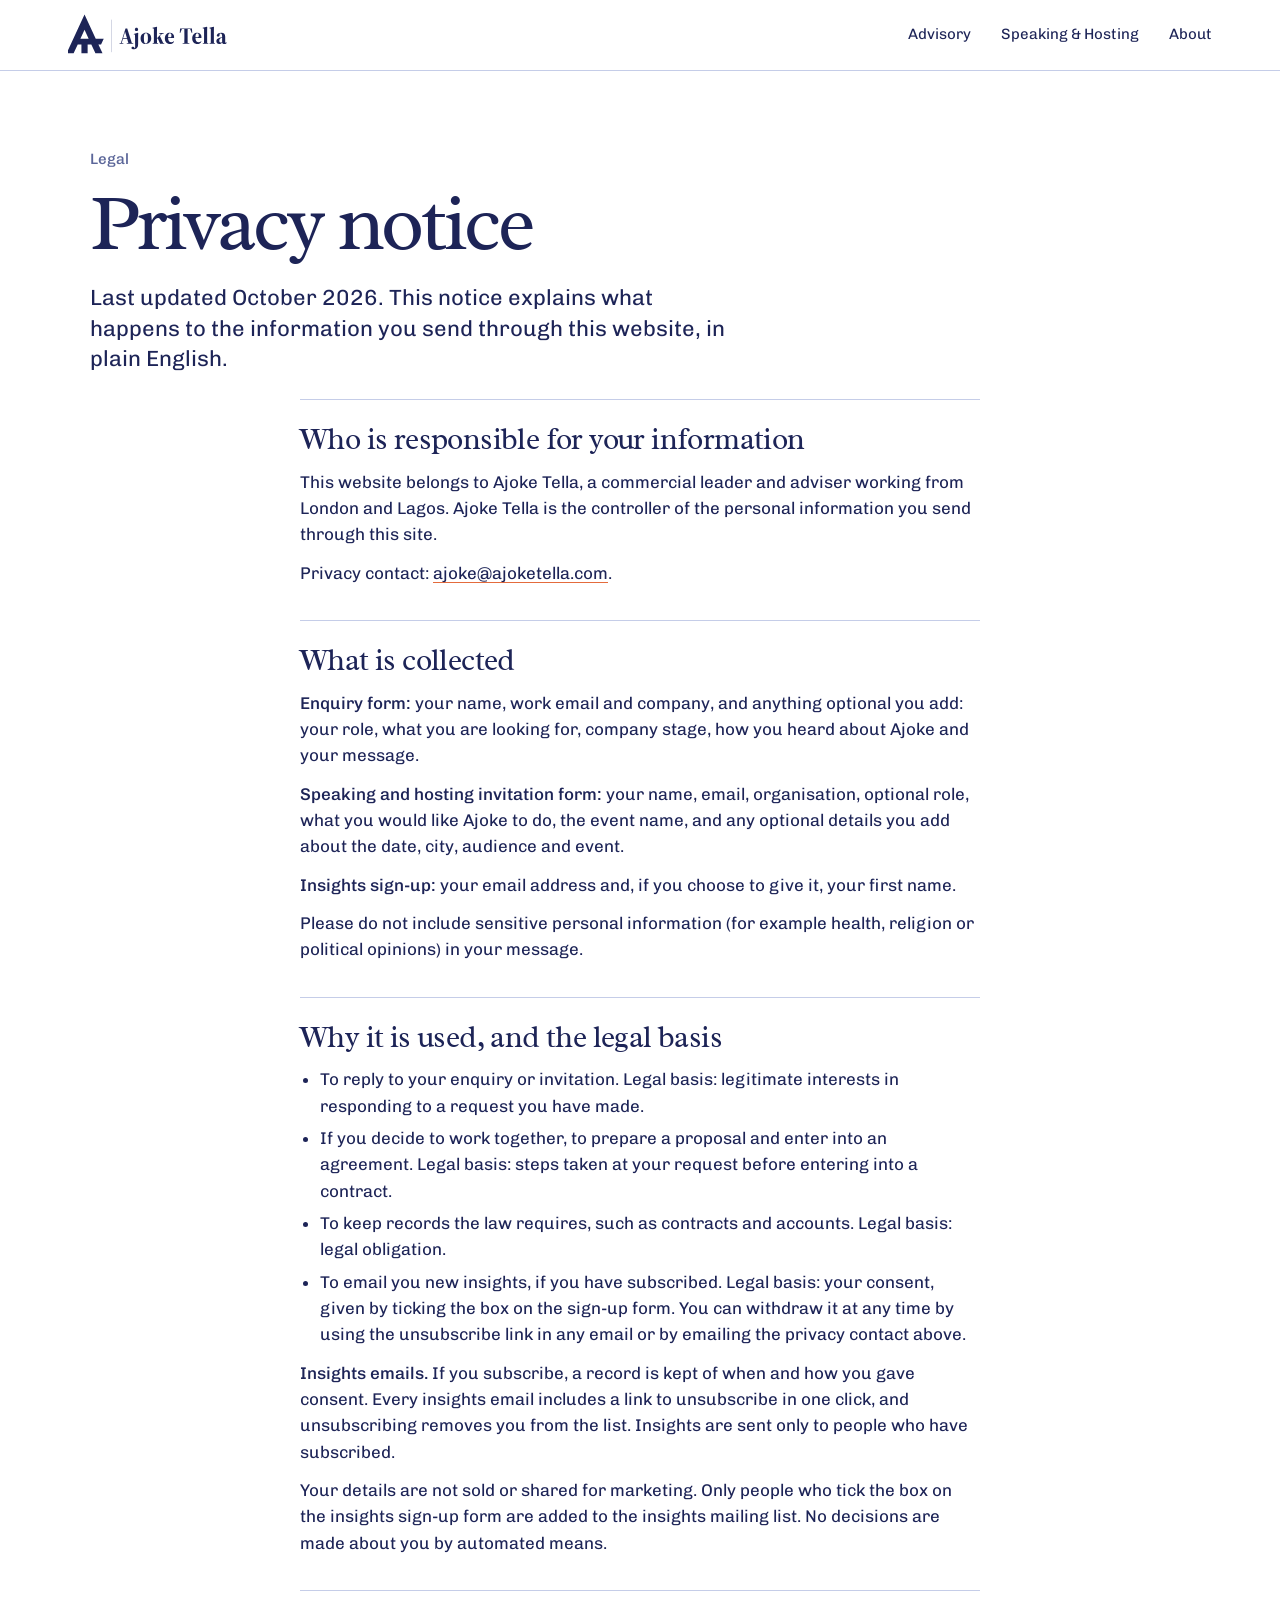
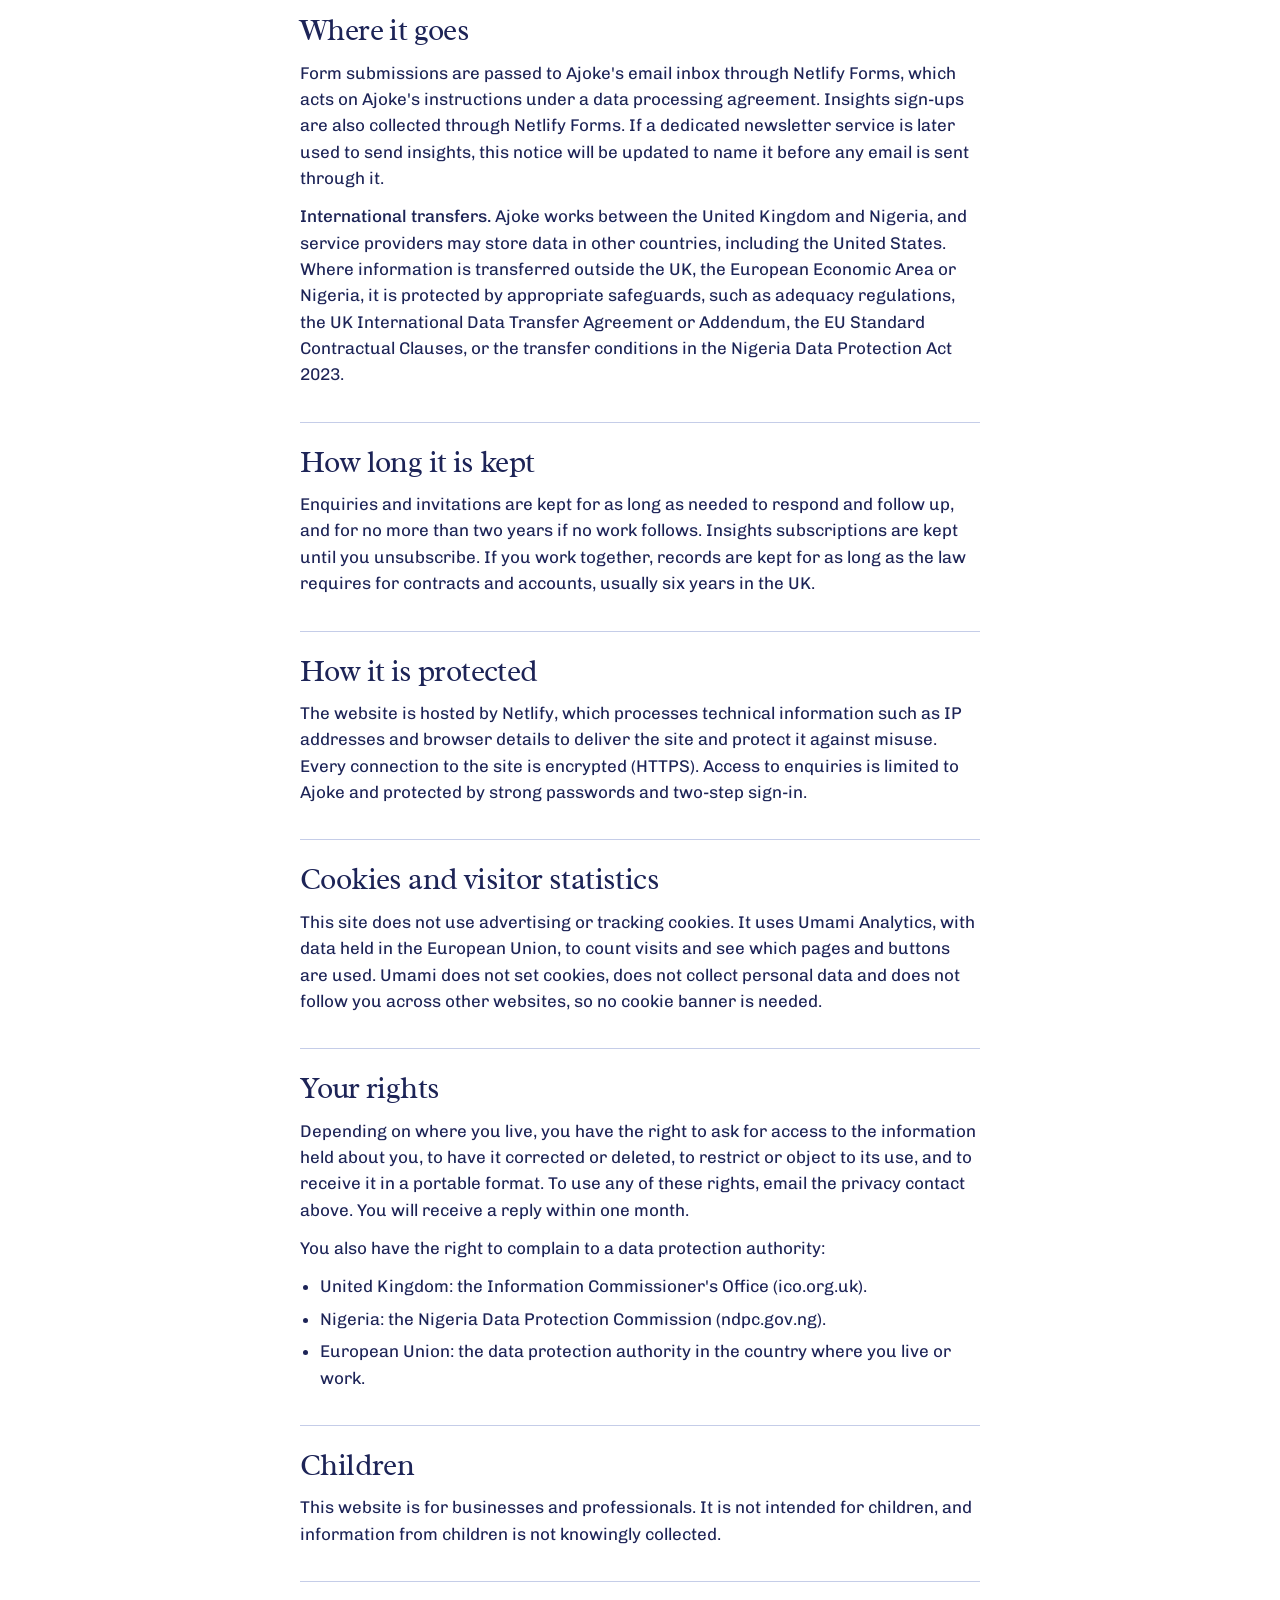
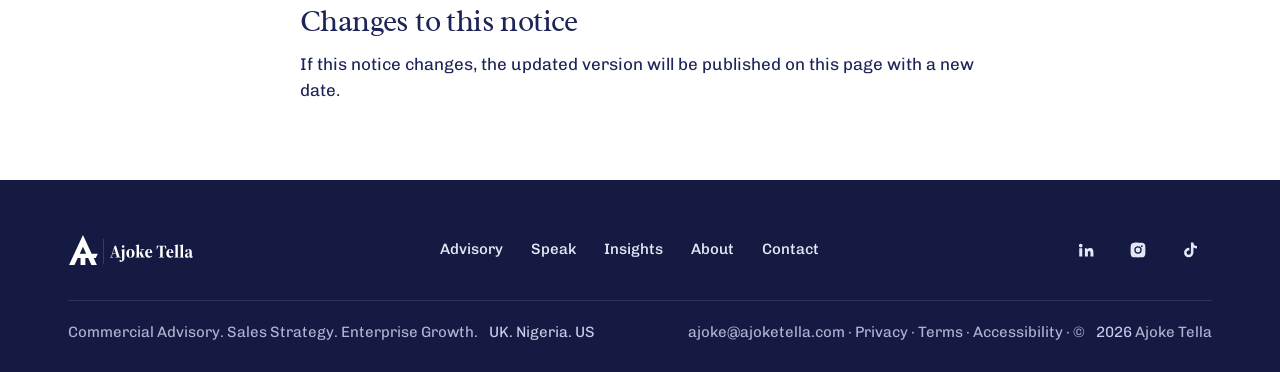
<file: privacy.html>
<!doctype html>
<html lang="en-GB">
<head>
<meta charset="utf-8">
<meta name="viewport" content="width=device-width, initial-scale=1">
<meta name="theme-color" content="#1D2457">
<meta property="og:type" content="website">
<meta property="og:image" content="https://ajoketella.com/assets/img/og-image.png">
<meta property="og:image:width" content="1200">
<meta property="og:image:height" content="630">
<meta name="twitter:card" content="summary_large_image">
<link rel="icon" href="assets/img/favicon.svg" type="image/svg+xml">
<link rel="icon" href="assets/img/favicon-32.png" sizes="32x32" type="image/png">
<link rel="apple-touch-icon" href="assets/img/apple-touch-icon.png">
<script defer src="https://cloud.umami.is/script.js" data-website-id="dfd92717-a783-41e5-9615-b418559e9346" data-domains="ajoketella.com,www.ajoketella.com"></script>

<title>Privacy Notice | Ajoke Tella</title>
<meta name="description" content="How Ajoke Tella uses and protects the details you send through this website, and your rights under UK GDPR, EU GDPR and the Nigeria Data Protection Act.">
<link rel="canonical" href="https://ajoketella.com/privacy.html">
<meta property="og:url" content="https://ajoketella.com/privacy.html">
<meta property="og:title" content="Privacy Notice | Ajoke Tella">
<meta property="og:description" content="How your enquiry details are used and protected.">
<link rel="stylesheet" href="/assets/redesign/site.css"><script src="/assets/redesign/site.js" defer></script>
</head>
<body>
<a href="#review-main" class="review-skip">Skip to content</a>
<svg width="0" height="0" class="sprite" aria-hidden="true" focusable="false"><symbol id="horizontal" viewBox="6.36 1.60 368.01 93.40"><path transform="translate(0.00 0.00) scale(1)" fill="currentColor" fill-rule="evenodd" d="M50.0 4.6 L75.3 59.0 L93.39 59.0 L87.34 72.0 L81.34 72.0 L90.64 92.0 L74.64 92.0 L65.34 72.0 L57.0 72.0 L57.0 92.0 L43.0 92.0 L43.0 72.0 L34.66 72.0 L25.36 92.0 L9.36 92.0 Z M50.0 39.01 L59.3 59.0 L40.7 59.0 Z"/><rect x="110.87" y="15.96" width="0.6" height="73.42" style="fill:var(--rule,currentColor)"/><path transform="translate(128.32 70.15) scale(0.5218)" fill="currentColor" d="M1.20 0.00L18.20 0.00L18.20 -2.20L10.70 -3.10L16.40 -21.70L34.10 -21.70L39.70 -3.10L32.50 -2.20L32.50 0.00L60.80 0.00L60.80 -2.20L54.70 -3.20L34.70 -66.00L27.20 -66.00L7.40 -3.10L1.20 -2.20ZM17.20 -24.40L25.40 -51.10L33.30 -24.40ZM63.00 24.60C66.90 24.60 72.00 23.30 76.30 18.90C80.40 14.80 81.90 10.10 81.90 0.00L81.90 -33.00L82.30 -46.20L80.90 -47.20L62.60 -42.00L62.60 -40.20L68.40 -38.50C68.50 -34.00 68.60 -30.50 68.60 -24.20L68.60 -6.50C68.60 2.60 69.50 10.30 68.80 17.00C68.70 18.50 68.40 19.60 67.90 20.60L66.50 18.30C64.10 14.20 62.00 13.50 59.20 13.50C55.70 13.50 53.20 15.50 52.90 18.70C54.00 23.10 57.70 24.60 63.00 24.60ZM74.80 -54.80C78.60 -54.80 81.80 -57.60 81.80 -61.60C81.80 -65.70 78.60 -68.50 74.80 -68.50C71.00 -68.50 67.80 -65.70 67.80 -61.60C67.80 -57.60 71.00 -54.80 74.80 -54.80ZM115.60 1.50C128.90 1.50 138.70 -8.40 138.70 -22.90C138.70 -37.60 130.20 -47.20 115.60 -47.20C102.10 -47.20 92.60 -37.40 92.60 -22.80C92.60 -8.20 101.00 1.50 115.60 1.50ZM115.60 -1.10C110.10 -1.10 106.90 -6.20 106.90 -22.80C106.90 -39.40 110.10 -44.70 115.60 -44.70C121.20 -44.70 124.30 -39.50 124.30 -22.90C124.30 -6.40 121.20 -1.10 115.60 -1.10ZM144.50 0.00L168.50 0.00L168.50 -2.20L163.70 -3.00C163.40 -7.90 163.40 -14.60 163.40 -20.30L166.60 -23.60L176.90 0.00L195.00 0.00L195.00 -2.20L190.40 -3.10L176.10 -33.40L184.60 -42.20L192.80 -43.60L192.80 -45.80L172.70 -45.80L172.70 -43.60L180.80 -42.20L163.40 -23.60L163.40 -51.50L163.80 -72.00L162.40 -73.10L144.10 -68.30L144.10 -66.50L150.10 -64.90L150.10 -20.90C150.10 -15.40 150.10 -8.30 149.80 -3.10L144.50 -2.20ZM219.50 -44.60C223.40 -44.60 226.00 -41.70 226.00 -34.20C226.00 -28.70 224.20 -27.20 218.70 -27.20L211.50 -27.20C211.90 -40.30 215.40 -44.60 219.50 -44.60ZM219.40 1.50C227.30 1.50 233.70 -1.90 237.50 -9.60L236.00 -10.80C233.30 -7.80 229.90 -5.90 225.30 -5.90C217.30 -5.90 211.50 -12.60 211.50 -24.60L211.50 -24.70L237.20 -24.70C237.60 -26.40 237.70 -27.30 237.70 -29.30C237.70 -39.70 230.70 -47.20 219.30 -47.20C208.00 -47.20 197.50 -38.60 197.50 -22.20C197.50 -7.00 207.20 1.50 219.40 1.50ZM262.10 -46.40L264.20 -46.40L271.30 -63.00L281.70 -63.00C282.00 -55.20 282.10 -44.40 282.10 -35.40L282.10 -31.00C282.10 -21.90 282.00 -11.00 281.70 -3.20L274.20 -2.20L274.20 0.00L303.90 0.00L303.90 -2.20L296.40 -3.20C296.10 -11.00 296.10 -21.90 296.10 -31.00L296.10 -35.40C296.10 -44.40 296.10 -55.20 296.40 -63.00L306.80 -63.00L313.90 -46.40L316.10 -46.40L314.90 -65.70L263.30 -65.70ZM337.90 -44.60C341.80 -44.60 344.40 -41.70 344.40 -34.20C344.40 -28.70 342.60 -27.20 337.10 -27.20L329.90 -27.20C330.30 -40.30 333.80 -44.60 337.90 -44.60ZM337.80 1.50C345.70 1.50 352.10 -1.90 355.90 -9.60L354.40 -10.80C351.70 -7.80 348.30 -5.90 343.70 -5.90C335.70 -5.90 329.90 -12.60 329.90 -24.60L329.90 -24.70L355.60 -24.70C356.00 -26.40 356.10 -27.30 356.10 -29.30C356.10 -39.70 349.10 -47.20 337.70 -47.20C326.40 -47.20 315.90 -38.60 315.90 -22.20C315.90 -7.00 325.60 1.50 337.80 1.50ZM361.60 0.00L385.60 0.00L385.60 -2.20L380.80 -3.00C380.50 -8.20 380.50 -15.40 380.50 -20.90L380.50 -52.10L380.90 -72.00L379.50 -73.10L361.20 -68.30L361.20 -66.50L367.20 -64.90L367.20 -20.90C367.20 -15.40 367.20 -8.30 366.90 -3.10L361.60 -2.20ZM390.80 0.00L414.80 0.00L414.80 -2.20L410.00 -3.00C409.70 -8.20 409.70 -15.40 409.70 -20.90L409.70 -52.10L410.10 -72.00L408.70 -73.10L390.40 -68.30L390.40 -66.50L396.40 -64.90L396.40 -20.90C396.40 -15.40 396.40 -8.30 396.10 -3.10L390.80 -2.20ZM455.60 1.40C460.70 1.40 464.10 -1.20 465.80 -5.40L464.40 -6.50C463.10 -4.80 462.20 -4.20 460.80 -4.20C459.50 -4.20 458.70 -5.20 458.70 -7.20L458.70 -29.60C458.70 -41.80 453.70 -47.20 442.20 -47.20C430.40 -47.20 422.90 -42.20 422.10 -34.90C423.00 -31.70 424.70 -30.30 427.80 -30.30C431.00 -30.30 434.20 -32.30 434.50 -38.50L435.00 -44.00C435.90 -44.20 436.90 -44.40 437.90 -44.40C443.70 -44.40 445.40 -41.40 445.40 -31.60L445.40 -28.10C442.60 -27.40 439.90 -26.60 438.00 -26.10C424.90 -22.10 420.40 -16.80 420.40 -10.00C420.40 -2.80 425.40 1.50 432.40 1.50C437.70 1.50 441.70 -0.30 445.60 -5.40C446.50 -1.30 449.60 1.40 455.60 1.40ZM433.00 -13.00C433.00 -18.60 436.10 -21.80 441.10 -24.20C442.00 -24.70 443.50 -25.20 445.40 -25.80L445.40 -7.60C443.10 -5.90 441.50 -5.30 439.30 -5.30C435.70 -5.30 433.00 -7.70 433.00 -13.00Z"/></symbol><symbol id="mark" viewBox="0 0 100 100"><path fill="currentColor" fill-rule="evenodd" d="M50.0 4.6 L75.3 59.0 L93.39 59.0 L87.34 72.0 L81.34 72.0 L90.64 92.0 L74.64 92.0 L65.34 72.0 L57.0 72.0 L57.0 92.0 L43.0 92.0 L43.0 72.0 L34.66 72.0 L25.36 92.0 L9.36 92.0 Z M50.0 39.01 L59.3 59.0 L40.7 59.0 Z"/></symbol></svg>
<header class="review-header"><div class="wrap">
  <a class="brand" href="/" aria-label="Ajoke Tella, home"><svg viewbox="6.36 1.60 368.01 93.40" role="img" aria-label="Ajoke Tella"><use href="#horizontal"></use></svg></a>
  <nav aria-label="Main navigation"><a href="/advisory/">Advisory</a><a href="/speak/">Speaking &amp; Hosting</a><a href="/about/">About</a></nav></div></header>

<main id="review-main" tabindex="-1"><div id="ajoke-page">
  <section class="page-hero" aria-labelledby="page-title" style="padding-bottom:24px">
    <div class="wrap">
      <p class="eyebrow">Legal</p>
      <h1 id="page-title">Privacy notice</h1>
      <div class="breakout breakout-left" aria-hidden="true"></div>
      <p class="lede">Last updated October 2026. This notice explains what happens to the information you send through this website, in plain English.</p>
    </div>
  </section>
  <section class="section" style="padding-top:0">
    <div class="wrap legal-page">
      <h2>Who is responsible for your information</h2>
      <p>This website belongs to Ajoke Tella, a commercial leader and adviser working from London and Lagos. Ajoke Tella is the controller of the personal information you send through this site.</p>
      <p>Privacy contact: <a href="mailto:ajoke@ajoketella.com">ajoke@ajoketella.com</a>.</p>

      <h2>What is collected</h2>
      <p><strong>Enquiry form:</strong> your name, work email and company, and anything optional you add: your role, what you are looking for, company stage, how you heard about Ajoke and your message.</p>
      <p><strong>Speaking and hosting invitation form:</strong> your name, email, organisation, optional role, what you would like Ajoke to do, the event name, and any optional details you add about the date, city, audience and event.</p>
      <p><strong>Insights sign-up:</strong> your email address and, if you choose to give it, your first name.</p>
      <p>Please do not include sensitive personal information (for example health, religion or political opinions) in your message.</p>

      <h2>Why it is used, and the legal basis</h2>
      <ul>
        <li>To reply to your enquiry or invitation. Legal basis: legitimate interests in responding to a request you have made.</li>
        <li>If you decide to work together, to prepare a proposal and enter into an agreement. Legal basis: steps taken at your request before entering into a contract.</li>
        <li>To keep records the law requires, such as contracts and accounts. Legal basis: legal obligation.</li>
        <li>To email you new insights, if you have subscribed. Legal basis: your consent, given by ticking the box on the sign-up form. You can withdraw it at any time by using the unsubscribe link in any email or by emailing the privacy contact above.</li>
      </ul>
      <p><strong>Insights emails.</strong> If you subscribe, a record is kept of when and how you gave consent. Every insights email includes a link to unsubscribe in one click, and unsubscribing removes you from the list. Insights are sent only to people who have subscribed.</p>
      <p>Your details are not sold or shared for marketing. Only people who tick the box on the insights sign-up form are added to the insights mailing list. No decisions are made about you by automated means.</p>

      <h2>Where it goes</h2>
      <p>Form submissions are passed to Ajoke's email inbox through Netlify Forms, which acts on Ajoke's instructions under a data processing agreement. Insights sign-ups are also collected through Netlify Forms. If a dedicated newsletter service is later used to send insights, this notice will be updated to name it before any email is sent through it.</p>
      <p><strong>International transfers.</strong> Ajoke works between the United Kingdom and Nigeria, and service providers may store data in other countries, including the United States. Where information is transferred outside the UK, the European Economic Area or Nigeria, it is protected by appropriate safeguards, such as adequacy regulations, the UK International Data Transfer Agreement or Addendum, the EU Standard Contractual Clauses, or the transfer conditions in the Nigeria Data Protection Act 2023.</p>

      <h2>How long it is kept</h2>
      <p>Enquiries and invitations are kept for as long as needed to respond and follow up, and for no more than two years if no work follows. Insights subscriptions are kept until you unsubscribe. If you work together, records are kept for as long as the law requires for contracts and accounts, usually six years in the UK.</p>

      <h2>How it is protected</h2>
      <p>The website is hosted by Netlify, which processes technical information such as IP addresses and browser details to deliver the site and protect it against misuse. Every connection to the site is encrypted (HTTPS). Access to enquiries is limited to Ajoke and protected by strong passwords and two-step sign-in.</p>

      <h2>Cookies and visitor statistics</h2>
      <p>This site does not use advertising or tracking cookies. It uses Umami Analytics, with data held in the European Union, to count visits and see which pages and buttons are used. Umami does not set cookies, does not collect personal data and does not follow you across other websites, so no cookie banner is needed.</p>

      <h2>Your rights</h2>
      <p>Depending on where you live, you have the right to ask for access to the information held about you, to have it corrected or deleted, to restrict or object to its use, and to receive it in a portable format. To use any of these rights, email the privacy contact above. You will receive a reply within one month.</p>
      <p>You also have the right to complain to a data protection authority:</p>
      <ul>
        <li>United Kingdom: the Information Commissioner's Office (ico.org.uk).</li>
        <li>Nigeria: the Nigeria Data Protection Commission (ndpc.gov.ng).</li>
        <li>European Union: the data protection authority in the country where you live or work.</li>
      </ul>

      <h2>Children</h2>
      <p>This website is for businesses and professionals. It is not intended for children, and information from children is not knowingly collected.</p>

      <h2>Changes to this notice</h2>
      <p>If this notice changes, the updated version will be published on this page with a new date.</p>
    </div>
  </section>
</div></main>
<footer class="site-footer v6-footer">
  <div class="wrap">
    <div class="v6-row">
      <a class="v6-brand" href="" aria-label="Ajoke Tella, home"><svg class="footer-logo" viewBox="0 0 368.01 93.40" role="img" aria-label="Ajoke Tella"><use href="#horizontal"/></svg></a>
      <nav class="v6-nav" aria-label="Footer">
        <a href="advisory/">Advisory</a>
        <a href="speak/">Speak</a>
        <a href="insights/">Insights</a>
        <a href="about/">About</a>
        <a href="contact/">Contact</a>
      </nav>
      <ul class="v6-social" aria-label="Ajoke on social media">
        <li><a href="https://www.linkedin.com/in/joketella/" rel="noopener" data-umami-event="LinkedIn" aria-label="LinkedIn"><svg viewBox="0 0 24 24" aria-hidden="true" focusable="false"><path d="M4.98 3.5a2.5 2.5 0 1 1 0 5 2.5 2.5 0 0 1 0-5ZM3 9.75h4v11H3v-11Zm6.5 0h3.8v1.6h.05c.53-1 1.84-2.05 3.78-2.05 4.04 0 4.79 2.66 4.79 6.12v5.33h-4v-4.73c0-1.13-.02-2.58-1.57-2.58-1.58 0-1.82 1.23-1.82 2.5v4.81h-4v-11Z"/></svg></a></li>
        <li><a href="https://www.instagram.com/ajoketella/" rel="noopener" data-umami-event="Instagram" aria-label="Instagram"><svg viewBox="0 0 24 24" aria-hidden="true" focusable="false"><path d="M12 2.2c3.2 0 3.58 0 4.85.07 3.25.15 4.77 1.69 4.92 4.92.06 1.27.07 1.65.07 4.85s0 3.58-.07 4.85c-.15 3.23-1.66 4.77-4.92 4.92-1.27.06-1.65.07-4.85.07s-3.58 0-4.85-.07c-3.26-.15-4.77-1.7-4.92-4.92C2.17 15.58 2.16 15.2 2.16 12s0-3.58.07-4.85C2.38 3.92 3.9 2.38 7.15 2.23 8.42 2.17 8.8 2.16 12 2.16Zm0 4.86a4.94 4.94 0 1 0 0 9.88 4.94 4.94 0 0 0 0-9.88Zm0 8.15a3.21 3.21 0 1 1 0-6.42 3.21 3.21 0 0 1 0 6.42Zm5.13-9.5a1.15 1.15 0 1 0 0 2.3 1.15 1.15 0 0 0 0-2.3Z"/></svg></a></li>
        <li><a href="https://www.tiktok.com/@theajoketella" rel="noopener" data-umami-event="TikTok" aria-label="TikTok"><svg viewBox="0 0 24 24" aria-hidden="true" focusable="false"><path d="M16.6 2h-3.37v13.4a2.9 2.9 0 1 1-2.9-2.9c.3 0 .58.05.85.13V9.2a6.27 6.27 0 1 0 5.42 6.2V8.6a8.1 8.1 0 0 0 4.73 1.52V6.75A4.73 4.73 0 0 1 16.6 2Z"/></svg></a></li>
      </ul>
    </div>
    <div class="v6-base">
      <p>Commercial Advisory. Sales Strategy. Enterprise Growth. <span>UK. Nigeria. US</span></p>
      <p><a href="mailto:ajoke@ajoketella.com">ajoke@ajoketella.com</a> <span aria-hidden="true">&middot;</span> <a href="privacy.html">Privacy</a> <span aria-hidden="true">&middot;</span> <a href="terms/">Terms</a> <span aria-hidden="true">&middot;</span> <a href="accessibility/">Accessibility</a> <span aria-hidden="true">&middot;</span> &copy; <span data-year>2026</span> Ajoke Tella</p>
    </div>
  </div>
</footer>

</body>
</html>
</file>
<file: assets/redesign/site.css>
@font-face { font-family: 'Chivo'; font-style: normal; font-weight: 400; font-display: swap; src: url(/assets/redesign/792a9376fb4dec24.ttf) format('truetype'); }
@font-face { font-family: 'Chivo'; font-style: normal; font-weight: 500; font-display: swap; src: url(/assets/redesign/b696534a0344fb00.ttf) format('truetype'); }
@font-face { font-family: 'Radley'; font-style: normal; font-weight: 400; font-display: swap; src: url(/assets/redesign/0d9d92716c050083.ttf) format('truetype'); }
@font-face{font-family:'Source Serif 4';src:url(/assets/redesign/2a24bad466f09b88.woff2) format('woff2');font-weight:400 700;font-display:swap}
@font-face{font-family:'Source Sans 3';src:url(/assets/redesign/587435ca9d90732b.woff2) format('woff2');font-weight:400 700;font-display:swap}

  #ajoke-homepage-four-week { --ae-paper:#FFFFFF;--ae-ink:#1D2457;--ae-red:#E46B3C;background:var(--ae-paper);color:var(--ae-ink);font:400 17px/1.5 Chivo,sans-serif; }
  #ajoke-homepage-four-week * { box-sizing:border-box; }
  #ajoke-homepage-four-week header { display:flex;justify-content:space-between;align-items:center;gap:16px;padding:19px clamp(17px,5%,58px); }
  #ajoke-homepage-four-week .ae-name { display:flex;align-items:center;gap:9px;white-space:nowrap;font:400 25px/1 Radley,Georgia,serif; }
  #ajoke-homepage-four-week .ae-name img { width:29px;height:29px;object-fit:contain; }
  #ajoke-homepage-four-week .ae-nav { display:flex;gap:clamp(12px,3vw,31px);font-size:12px;text-align:right; }
  #ajoke-homepage-four-week .ae-opening { display:grid;grid-template-columns:1.13fr 1fr;background:var(--ae-ink);color:var(--ae-paper); }
  #ajoke-homepage-four-week .ae-intro { align-self:center;padding:54px clamp(25px,6vw,68px) 61px; }
  #ajoke-homepage-four-week p,#ajoke-homepage-four-week h2,#ajoke-homepage-four-week figure { margin:0; }
  #ajoke-homepage-four-week h2 { max-width:10ch;color:var(--ae-paper);font:400 clamp(52px,7.5vw,92px)/.9 Radley,Georgia,serif;letter-spacing:-.043em; }
  #ajoke-homepage-four-week .ae-description { max-width:34ch;margin-top:24px; }
  #ajoke-homepage-four-week .ae-cta { display:inline-flex;max-width:100%;align-items:center;gap:13px;margin-top:28px;padding:11px 0 8px;border-bottom:2px solid #E46B3C;color:var(--ae-paper);font-size:13px;font-weight:500; }
  #ajoke-homepage-four-week figure { position:relative;min-height:440px;overflow:hidden; }
  #ajoke-homepage-four-week figure img { position:absolute;width:100%;height:100%;object-fit:cover;object-position:54% 18%; }
  #ajoke-homepage-four-week .ae-proof { display:grid;grid-template-columns:repeat(3,minmax(0,1fr));list-style:none;gap:0;margin:0;padding:24px clamp(16px,5%,55px);background:#FFF;color:#1D2457; }
  #ajoke-homepage-four-week .ae-proof li { min-width:0;padding:3px clamp(9px,1.9vw,25px);border-inline-start:1px solid #C5CDE8; }
  #ajoke-homepage-four-week .ae-proof li:first-child { border-inline-start:0;padding-inline-start:0; }
  #ajoke-homepage-four-week .ae-proof strong { display:block;color:#1D2457 !important;font:600 clamp(26px,4.3vw,45px)/1 Chivo,Verdana,sans-serif;font-variant-numeric:lining-nums tabular-nums;white-space:nowrap;letter-spacing:-.02em; }
  #ajoke-homepage-four-week .ae-proof p { margin-top:6px;color:#5B6699 !important;font-size:12px;line-height:1.35; }
  @media (prefers-reduced-motion:no-preference) {
    #ajoke-homepage-four-week .ae-proof li { animation:aeProofSettle 540ms cubic-bezier(.2,.7,.2,1) both; }
    #ajoke-homepage-four-week .ae-proof li:nth-child(2) { animation-delay:100ms; }
    #ajoke-homepage-four-week .ae-proof li:nth-child(3) { animation-delay:200ms; }
  }
  @keyframes aeProofSettle { from { transform:translateX(12px);opacity:.45; } to { transform:translateX(0);opacity:1; } }
  @media(max-width:660px) {
    #ajoke-homepage-four-week .ae-proof { grid-template-columns:repeat(2,minmax(0,1fr));padding:10px 7%; }
    #ajoke-homepage-four-week .ae-proof li { padding:14px 12px; }
    #ajoke-homepage-four-week .ae-proof li:first-child,#ajoke-homepage-four-week .ae-proof li:nth-child(3) { border-inline-start:0;padding-inline-start:0; }
    #ajoke-homepage-four-week .ae-proof li:nth-child(n+3) { border-top:1px solid #C5CDE8; }
  }
  @media(max-width:660px) {
    #ajoke-homepage-four-week header { gap:10px; }
    #ajoke-homepage-four-week .ae-name { font-size:21px;gap:5px; }
    #ajoke-homepage-four-week .ae-name img { width:25px;height:25px; }
    #ajoke-homepage-four-week .ae-opening { grid-template-columns:1fr; }
    #ajoke-homepage-four-week .ae-intro { padding:36px 7% 39px; }
    #ajoke-homepage-four-week h2 { font-size:clamp(44px,11vw,65px); }
    #ajoke-homepage-four-week figure { min-height:0;aspect-ratio:1.0; }
    #ajoke-homepage-four-week figure img { object-position:54% 18%; }
  }


  #ajoke-homepage-four-week a { color:inherit; text-decoration:none; }
  #ajoke-homepage-four-week a:focus-visible { outline:2px solid #E46B3C; outline-offset:4px; }
  #ajoke-homepage-four-week .ae-chapter { display:grid; grid-template-columns:1fr 1fr; gap:clamp(22px,6vw,70px); padding:clamp(38px,7vw,78px) 7%; border-top:1px solid #C5CDE8; }
  #ajoke-homepage-four-week .ae-chapter h2 { max-width:13ch; font-size:clamp(42px,6.4vw,74px); color:#1D2457 !important; }
  #ajoke-homepage-four-week .ae-chapter-lead { max-width:29ch; margin-top:19px; color:#5B6699 !important; }
  #ajoke-homepage-four-week .ae-chapter-body { max-width:37ch; align-self:center; color:#1D2457; }
  #ajoke-homepage-four-week .ae-chapter-body p { margin-bottom:16px; }
  #ajoke-homepage-four-week .ae-chapter-body a { display:inline-block; margin-top:5px; padding-bottom:4px; border-bottom:2px solid #E46B3C; }
  #ajoke-homepage-four-week .ae-close { padding:clamp(36px,7vw,78px) 7%; background:#1D2457; color:#FFFFFF; }
  #ajoke-homepage-four-week .ae-close h2 { color:#FFFFFF !important; }
  #ajoke-homepage-four-week .ae-routes { display:grid; grid-template-columns:1fr 1fr; gap:22px; margin-top:30px; }
  #ajoke-homepage-four-week .ae-routes > div { border-top:1px solid #C5CDE8; padding-top:16px; }
  #ajoke-homepage-four-week .ae-routes h3 { margin:0 0 7px; font:400 26px/1.15 Radley,Georgia,serif; color:#FFFFFF !important; }
  #ajoke-homepage-four-week .ae-routes p { max-width:40ch; color:#C5CDE8 !important; }
  @media(max-width:600px) { #ajoke-homepage-four-week .ae-chapter,#ajoke-homepage-four-week .ae-routes { grid-template-columns:1fr; } }

#ajoke-homepage-four-week h1{margin:0;max-width:10ch;color:white;font:400 clamp(52px,7.5vw,92px)/.9 Radley,Georgia,serif;letter-spacing:-.043em}@media(max-width:660px){#ajoke-homepage-four-week h1{font-size:clamp(44px,11vw,65px)}}

  #ajoke-advisory-privacy-line { --ink:#1D2457;--mid:#5B6699;--resist:#C5CDE8;--spark:#E46B3C; background:#fff;color:var(--ink);font:400 17px/1.48 Chivo,Verdana,sans-serif; }
  #ajoke-advisory-privacy-line * { box-sizing:border-box; }
  #ajoke-advisory-privacy-line :is(h1,h2,h3,p,figure,blockquote,dl,dd) { margin:0; }
  #ajoke-advisory-privacy-line :is(h1,h2,h3,blockquote) { font-family:Radley,Georgia,serif;font-weight:400; }
  #ajoke-advisory-privacy-line .aa-header { display:flex;align-items:center;justify-content:space-between;gap:12px;padding:18px 7%;color:var(--ink); }
  #ajoke-advisory-privacy-line .aa-name { display:flex;align-items:center;gap:9px;font:500 23px/1 Radley,Georgia,serif; }
  #ajoke-advisory-privacy-line .aa-name img { width:30px;height:30px;object-fit:contain; }
  #ajoke-advisory-privacy-line .aa-header > span { font-size:14px; }
  #ajoke-advisory-privacy-line .aa-lead { display:grid;grid-template-columns:1.55fr 1fr;gap:clamp(24px,5vw,60px);padding:clamp(38px,7vw,76px) 7%;background:var(--ink);color:#fff; }
  #ajoke-advisory-privacy-line h1 { color:#fff !important;font-size:clamp(40px,7vw,79px);line-height:.99;letter-spacing:-.045em;max-width:10ch; }
  #ajoke-advisory-privacy-line .aa-lead p { color:#fff !important; }
  #ajoke-advisory-privacy-line .aa-lead > div > p { margin-top:19px;max-width:31ch; }
  #ajoke-advisory-privacy-line .aa-lead a { display:inline-block;margin-top:20px;padding-bottom:5px;border-bottom:2px solid var(--spark);color:#fff !important;text-decoration:none;font-weight:600; }
  #ajoke-advisory-privacy-line .aa-lead a:focus-visible { outline:2px solid var(--resist);outline-offset:4px; }
  #ajoke-advisory-privacy-line aside { align-self:end;border-top:1px solid var(--resist); }
  #ajoke-advisory-privacy-line aside p { padding:7px 0;border-bottom:1px solid #C5CDE855; }
  #ajoke-advisory-privacy-line .aa-work { display:grid;grid-template-columns:1fr 1.15fr;gap:clamp(24px,6vw,65px);padding:clamp(35px,6vw,66px) 7%; }
  #ajoke-advisory-privacy-line h2 { color:var(--ink) !important;font-size:clamp(31px,4.9vw,53px);line-height:1.04;letter-spacing:-.03em; }
  #ajoke-advisory-privacy-line .aa-work p { margin-top:14px;max-width:36ch;color:var(--ink) !important; }
  #ajoke-advisory-privacy-line figure { padding:18px clamp(15px,3vw,29px);border-top:3px solid var(--spark);background:#f3f5fc;color:var(--ink); }
  #ajoke-advisory-privacy-line figcaption { margin-bottom:9px;color:var(--mid);font-size:14px;font-weight:600; }
  #ajoke-advisory-privacy-line blockquote { padding:0;border:0;font-size:clamp(20px,3.2vw,29px);line-height:1.17;color:var(--ink) !important; }
  #ajoke-advisory-privacy-line dl { margin-top:16px;font-size:14px; }
  #ajoke-advisory-privacy-line dl > div { display:grid;grid-template-columns:5.4em 1fr;gap:10px;border-top:1px solid var(--resist);padding:7px 0; }
  #ajoke-advisory-privacy-line dt { font-weight:600; }
  #ajoke-advisory-privacy-line .aa-next { border-top:1px solid var(--resist);padding:35px 7% 48px; }
  #ajoke-advisory-privacy-line .aa-next p { max-width:55ch;margin-top:12px;color:var(--ink) !important; }
  #ajoke-advisory-privacy-line .aa-next h3 { margin-top:25px;color:var(--ink) !important;font-size:23px; }
  #ajoke-advisory-privacy-line .aa-secondary { display:inline-block; margin-top:16px; padding-bottom:4px; border-bottom:2px solid var(--spark); color:var(--ink) !important; text-decoration:none; font-weight:600; }
  #ajoke-advisory-privacy-line .aa-secondary:focus-visible { outline:2px solid var(--ink); outline-offset:4px; }
  #ajoke-advisory-privacy-line .aa-enquiry { padding:34px 7% 45px; background:#f3f5fc; color:var(--ink); }
  #ajoke-advisory-privacy-line .aa-enquiry h2 { font-size:clamp(25px,3.6vw,35px); }
  #ajoke-advisory-privacy-line .aa-enquiry h3 { margin-top:18px; font-size:22px; }
  #ajoke-advisory-privacy-line .aa-enquiry p { color:var(--ink) !important; margin-top:8px; }
  #ajoke-advisory-privacy-line .aa-work .aa-secondary { color:var(--ink) !important; }
  #ajoke-advisory-privacy-line .aa-enquiry > div { border-top:1px solid var(--resist); margin-top:21px; }
  #ajoke-advisory-privacy-line .aa-disclosure { margin-top:16px; }
  #ajoke-advisory-privacy-line summary { width:fit-content; min-height:44px; padding:10px 0; color:#1D2457; font-weight:600; }
  #ajoke-advisory-privacy-line summary:focus-visible { outline:2px solid #1D2457; outline-offset:4px; }
  #ajoke-advisory-privacy-line .aa-close-label,#ajoke-advisory-privacy-line details[open] .aa-open-label { display:none; }
  #ajoke-advisory-privacy-line details[open] .aa-close-label { display:inline; }
  #ajoke-advisory-privacy-line .aa-form { display:grid;grid-template-columns:repeat(2,minmax(0,1fr));gap:15px 20px;max-width:710px;margin-top:20px; }
  #ajoke-advisory-privacy-line .aa-form label { display:grid;gap:5px;font-weight:600;color:#1D2457; }
  #ajoke-advisory-privacy-line .aa-wide { grid-column:1/-1; }
  #ajoke-advisory-privacy-line :is(input,select,textarea) { width:100%;min-height:42px;padding:8px 10px;background:#fff;color:#1D2457;border:1px solid #5B6699;border-radius:0;font:400 16px/1.4 Chivo,Verdana,sans-serif; }
  #ajoke-advisory-privacy-line #aa-summary-help,#ajoke-advisory-privacy-line .aa-preview-note { font-size:14px;font-weight:400;color:#5B6699; }
  #ajoke-advisory-privacy-line .aa-privacy { margin:0; font-size:14px; color:#5B6699 !important; }
  #ajoke-advisory-privacy-line .aa-privacy span { color:#1D2457; text-decoration:underline; text-underline-offset:3px; }
  #ajoke-advisory-privacy-line .aa-actions { display:flex;align-items:center;gap:12px;flex-wrap:wrap; }
  #ajoke-advisory-privacy-line button { padding:9px 15px;background:#1D2457;color:#fff;border:1px solid #1D2457;font:600 16px/1.4 Chivo,Verdana,sans-serif; }
  #ajoke-advisory-privacy-line .aa-form [role=status]:empty { display:none; }
  @media(max-width:620px) { #ajoke-advisory-privacy-line .aa-form { grid-template-columns:1fr; } }
  @media(max-width:620px) { #ajoke-advisory-privacy-line .aa-lead,#ajoke-advisory-privacy-line .aa-work { grid-template-columns:1fr; } }


  #ajoke-speaking-stage-editorial { --ink:#1D2457;--mid:#5B6699;--resist:#C5CDE8;--spark:#E46B3C; background:#fff;color:var(--ink);font:400 17px/1.48 Chivo,Verdana,sans-serif; }
  #ajoke-speaking-stage-editorial * { box-sizing:border-box; }
  #ajoke-speaking-stage-editorial :is(h1,h2,h3,p,figure,blockquote,dl,dd) { margin:0; }
  #ajoke-speaking-stage-editorial :is(h1,h2,h3,blockquote) { font-family:Radley,Georgia,serif;font-weight:400; }
  #ajoke-speaking-stage-editorial .aa-header { display:flex;align-items:center;justify-content:space-between;gap:12px;padding:18px 7%;color:var(--ink); }
  #ajoke-speaking-stage-editorial .aa-name { display:flex;align-items:center;gap:9px;font:500 23px/1 Radley,Georgia,serif; }
  #ajoke-speaking-stage-editorial .aa-name img { width:30px;height:30px;object-fit:contain; }
  #ajoke-speaking-stage-editorial .aa-header > span { font-size:14px; }
  #ajoke-speaking-stage-editorial .aa-lead { display:grid;grid-template-columns:1.55fr 1fr;gap:clamp(24px,5vw,60px);padding:clamp(38px,7vw,76px) 7%;background:var(--ink);color:#fff; }
  #ajoke-speaking-stage-editorial h1 { color:#fff !important;font-size:clamp(40px,7vw,79px);line-height:.99;letter-spacing:-.045em;max-width:10ch; }
  #ajoke-speaking-stage-editorial .aa-lead p { color:#fff !important; }
  #ajoke-speaking-stage-editorial .aa-lead > div > p { margin-top:19px;max-width:31ch; }
  #ajoke-speaking-stage-editorial .aa-lead a { display:inline-block;margin-top:20px;padding-bottom:5px;border-bottom:2px solid var(--spark);color:#fff !important;text-decoration:none;font-weight:600; }
  #ajoke-speaking-stage-editorial .aa-lead a:focus-visible { outline:2px solid var(--resist);outline-offset:4px; }
  #ajoke-speaking-stage-editorial aside { align-self:end;border-top:1px solid var(--resist); }
  #ajoke-speaking-stage-editorial aside p { padding:7px 0;border-bottom:1px solid #C5CDE855; }
  #ajoke-speaking-stage-editorial .aa-work { display:grid;grid-template-columns:1fr 1.15fr;gap:clamp(24px,6vw,65px);padding:clamp(35px,6vw,66px) 7%; }
  #ajoke-speaking-stage-editorial h2 { color:var(--ink) !important;font-size:clamp(31px,4.9vw,53px);line-height:1.04;letter-spacing:-.03em; }
  #ajoke-speaking-stage-editorial .aa-work p { margin-top:14px;max-width:36ch;color:var(--ink) !important; }
  #ajoke-speaking-stage-editorial figure { padding:18px clamp(15px,3vw,29px);border-top:3px solid var(--spark);background:#f3f5fc;color:var(--ink); }
  #ajoke-speaking-stage-editorial figcaption { margin-bottom:9px;color:var(--mid);font-size:14px;font-weight:600; }
  #ajoke-speaking-stage-editorial blockquote { padding:0;border:0;font-size:clamp(20px,3.2vw,29px);line-height:1.17;color:var(--ink) !important; }
  #ajoke-speaking-stage-editorial dl { margin-top:16px;font-size:14px; }
  #ajoke-speaking-stage-editorial dl > div { display:grid;grid-template-columns:5.4em 1fr;gap:10px;border-top:1px solid var(--resist);padding:7px 0; }
  #ajoke-speaking-stage-editorial dt { font-weight:600; }
  #ajoke-speaking-stage-editorial .aa-next { border-top:1px solid var(--resist);padding:35px 7% 48px; }
  #ajoke-speaking-stage-editorial .aa-next p { max-width:55ch;margin-top:12px;color:var(--ink) !important; }
  #ajoke-speaking-stage-editorial .aa-next h3 { margin-top:25px;color:var(--ink) !important;font-size:23px; }
  #ajoke-speaking-stage-editorial .aa-secondary { display:inline-block; margin-top:16px; padding-bottom:4px; border-bottom:2px solid var(--spark); color:var(--ink) !important; text-decoration:none; font-weight:600; }
  #ajoke-speaking-stage-editorial .aa-secondary:focus-visible { outline:2px solid var(--ink); outline-offset:4px; }
  #ajoke-speaking-stage-editorial .aa-enquiry { padding:34px 7% 45px; background:#f3f5fc; color:var(--ink); }
  #ajoke-speaking-stage-editorial .aa-enquiry h2 { font-size:clamp(25px,3.6vw,35px); }
  #ajoke-speaking-stage-editorial .aa-enquiry h3 { margin-top:18px; font-size:22px; }
  #ajoke-speaking-stage-editorial .aa-enquiry p { color:var(--ink) !important; margin-top:8px; }
  #ajoke-speaking-stage-editorial .aa-work .aa-secondary { color:var(--ink) !important; }
  #ajoke-speaking-stage-editorial .aa-enquiry > div { border-top:1px solid var(--resist); margin-top:21px; }
  #ajoke-speaking-stage-editorial .aa-disclosure { margin-top:16px; }
  #ajoke-speaking-stage-editorial summary { width:fit-content; min-height:44px; padding:10px 0; color:#1D2457; font-weight:600; }
  #ajoke-speaking-stage-editorial summary:focus-visible { outline:2px solid #1D2457; outline-offset:4px; }
  #ajoke-speaking-stage-editorial .aa-close-label,#ajoke-speaking-stage-editorial details[open] .aa-open-label { display:none; }
  #ajoke-speaking-stage-editorial details[open] .aa-close-label { display:inline; }
  #ajoke-speaking-stage-editorial .aa-form { display:grid;grid-template-columns:repeat(2,minmax(0,1fr));gap:15px 20px;max-width:710px;margin-top:20px; }
  #ajoke-speaking-stage-editorial .aa-form label { display:grid;gap:5px;font-weight:600;color:#1D2457; }
  #ajoke-speaking-stage-editorial .aa-wide { grid-column:1/-1; }
  #ajoke-speaking-stage-editorial :is(input,select,textarea) { width:100%;min-height:42px;padding:8px 10px;background:#fff;color:#1D2457;border:1px solid #5B6699;border-radius:0;font:400 16px/1.4 Chivo,Verdana,sans-serif; }
  #ajoke-speaking-stage-editorial #aa-summary-help,#ajoke-speaking-stage-editorial .aa-preview-note { font-size:14px;font-weight:400;color:#5B6699; }
  #ajoke-speaking-stage-editorial .aa-privacy { margin:0; font-size:14px; color:#5B6699 !important; }
  #ajoke-speaking-stage-editorial .aa-privacy span { color:#1D2457; text-decoration:underline; text-underline-offset:3px; }
  #ajoke-speaking-stage-editorial .aa-actions { display:flex;align-items:center;gap:12px;flex-wrap:wrap; }
  #ajoke-speaking-stage-editorial button { padding:9px 15px;background:#1D2457;color:#fff;border:1px solid #1D2457;font:600 16px/1.4 Chivo,Verdana,sans-serif; }
  #ajoke-speaking-stage-editorial .aa-form [role=status]:empty { display:none; }
  @media(max-width:620px) { #ajoke-speaking-stage-editorial .aa-form { grid-template-columns:1fr; } }
  @media(max-width:620px) { #ajoke-speaking-stage-editorial .aa-lead,#ajoke-speaking-stage-editorial .aa-work { grid-template-columns:1fr; } }


#ajoke-speaking-stage-editorial .sh-stage {padding:clamp(22px,5vw,57px) 7% clamp(30px,6vw,66px);background:#fff}
#ajoke-speaking-stage-editorial .sh-stage h1 {color:#1D2457 !important;max-width:none;font-size:clamp(42px,9.2vw,110px);line-height:.97;letter-spacing:-.06em;margin-bottom:clamp(15px,3.2vw,36px)}
#ajoke-speaking-stage-editorial .sh-feature {display:grid;grid-template-columns:1.05fr .95fr;min-height:390px;background:#1D2457;color:#fff}
#ajoke-speaking-stage-editorial .sh-stage .sh-still {position:relative;overflow:hidden;min-height:390px;padding:0;border:0;background:#262637}
#ajoke-speaking-stage-editorial .sh-still img {position:absolute;inset:0;width:100%;height:100%;object-fit:cover;object-position:50% 0%;filter:grayscale(1)}
#ajoke-speaking-stage-editorial .sh-copy {display:flex;align-items:flex-start;justify-content:flex-end;flex-direction:column;padding:clamp(25px,5vw,58px)}
#ajoke-speaking-stage-editorial .sh-invitations {list-style:none;margin:0 0 14px;padding:0;width:100%;border-top:1px solid #C5CDE875}
#ajoke-speaking-stage-editorial .sh-invitations li {padding:7px 0;border-bottom:1px solid #C5CDE875;color:#fff !important;font:400 clamp(20px,3vw,31px)/1.1 Radley,Georgia,serif}
#ajoke-speaking-stage-editorial .sh-copy p {font:400 15px/1.35 Chivo,Verdana,sans-serif;color:#fff !important;max-width:34ch}
#ajoke-speaking-stage-editorial .sh-copy .sh-motherhood {margin-top:7px;color:#C5CDE8 !important}
#ajoke-speaking-stage-editorial .sh-copy a {display:inline-flex;gap:15px;align-items:center;color:#fff !important;text-decoration:none;font-weight:600;border-bottom:2px solid #E46B3C;padding:0 0 5px;margin-top:23px}
#ajoke-speaking-stage-editorial .sh-copy a:focus-visible {outline:2px solid #C5CDE8;outline-offset:4px}
@media(max-width:630px) {
#ajoke-speaking-stage-editorial .sh-feature {grid-template-columns:1fr;min-height:0}
#ajoke-speaking-stage-editorial .sh-stage .sh-still {min-height:0;aspect-ratio:.94}
#ajoke-speaking-stage-editorial .sh-copy {padding:23px 19px 27px}
}


  #ajoke-about-linkedin {color:#1D2457;background:#fff;font:400 17px/1.53 Chivo,Verdana,sans-serif}
  #ajoke-about-linkedin * {box-sizing:border-box}
  #ajoke-about-linkedin header {display:flex;justify-content:space-between;align-items:center;padding:17px 6%;gap:14px;border-bottom:1px solid #C5CDE8}
  #ajoke-about-linkedin .ae-name {display:flex;align-items:center;gap:8px;font:400 23px/1 Radley,Georgia,serif}
  #ajoke-about-linkedin .ae-name img {width:29px;height:29px;object-fit:contain}
  #ajoke-about-linkedin .ae-profile {display:grid;grid-template-columns:1fr 1fr;min-height:520px}
  #ajoke-about-linkedin figure {position:relative;margin:0;min-width:0}
  #ajoke-about-linkedin figure img {position:absolute;inset:0;width:100%;height:100%;display:block;object-fit:cover;object-position:50% 0%}
  #ajoke-about-linkedin .ae-story {align-self:center;padding:clamp(28px,5.5vw,70px)}
  #ajoke-about-linkedin h1 {font:400 clamp(42px,6.5vw,82px)/.98 Radley,Georgia,serif;color:#1D2457 !important;letter-spacing:-.05em;margin:0 0 17px}
  #ajoke-about-linkedin p {color:#1D2457 !important;max-width:40ch;margin:15px 0 0}
  #ajoke-about-linkedin .ae-lead {font-size:clamp(19px,2.35vw,26px);line-height:1.24;margin-bottom:23px}
  #ajoke-about-linkedin .ae-linkedin {display:inline-flex;align-items:center;gap:9px;margin-top:22px;padding-bottom:3px;border-bottom:2px solid #E46B3C;color:#1D2457 !important;text-decoration:none;font-weight:600}
  #ajoke-about-linkedin .ae-linkedin:focus-visible {outline:2px solid #1D2457;outline-offset:4px}
  @media(max-width:650px) {
    #ajoke-about-linkedin .ae-profile {grid-template-columns:1fr;min-height:0}
    #ajoke-about-linkedin figure {aspect-ratio:.98}
    #ajoke-about-linkedin .ae-story {padding:29px 7% 40px}
  }


 #ajoke-site-privacy {background:#fff;color:#1D2457;font:400 17px/1.52 Chivo,Verdana,sans-serif}
 #ajoke-site-privacy * {box-sizing:border-box}
 #ajoke-site-privacy header {padding:17px 7%;border-bottom:1px solid #C5CDE8;display:flex;align-items:center;justify-content:space-between;gap:15px}
 #ajoke-site-privacy .name {display:flex;align-items:center;gap:8px;font:400 23px/1 Radley,Georgia,serif}
 #ajoke-site-privacy .name img {width:29px;height:29px;object-fit:contain}
 #ajoke-site-privacy .lead {padding:clamp(31px,6vw,70px) 7%}
 #ajoke-site-privacy h1,#ajoke-site-privacy h2,#ajoke-site-privacy summary {font-family:Radley,Georgia,serif;color:#1D2457 !important;font-weight:400}
 #ajoke-site-privacy h1 {font-size:clamp(44px,8vw,91px);letter-spacing:-.055em;line-height:.99;margin:0 0 19px}
 #ajoke-site-privacy p {max-width:55ch;margin:12px 0 0;color:#1D2457 !important}
 #ajoke-site-privacy .intro {font-size:clamp(19px,2.6vw,25px);line-height:1.29;max-width:36ch}
 #ajoke-site-privacy .about {display:grid;grid-template-columns:1fr .8fr;gap:clamp(24px,6vw,65px);align-items:center}
 #ajoke-site-privacy .portrait {width:100%;max-height:530px;aspect-ratio:.87;object-fit:cover;object-position:50% 12%}
 #ajoke-site-privacy .entry {padding:0 7% 48px}
 #ajoke-site-privacy .entry details {border-block:1px solid #C5CDE8;padding:17px 0}
 #ajoke-site-privacy summary {font-size:clamp(25px,4vw,40px);line-height:1.16}
 #ajoke-site-privacy summary:focus-visible {outline:2px solid #1D2457;outline-offset:5px}
 #ajoke-site-privacy .read {display:block;margin-top:8px;font:600 15px/1.3 Chivo,Verdana,sans-serif;text-decoration:underline;text-underline-offset:4px;text-decoration-color:#E46B3C}
 #ajoke-site-privacy .entry details[open] .read {display:none}
 #ajoke-site-privacy .policy {padding-bottom:22px}
 #ajoke-site-privacy .policy-body {padding:0 7% 40px}
 #ajoke-site-privacy .policy-body section {border-top:1px solid #C5CDE8;padding:14px 0}
 #ajoke-site-privacy .policy-body h2 {font-size:25px;line-height:1.15;margin:0}
 #ajoke-site-privacy p.draft {color:#5B6699 !important}
 @media(max-width:620px){#ajoke-site-privacy .about {grid-template-columns:1fr}}


:root{--white:#fff;--resist:#C5CDE8;--persimmon:#E46B3C;--ease:cubic-bezier(.16,1,.3,1);--gutter:clamp(16px,4vw,48px);--max:1240px}
*,*::before,*::after{box-sizing:border-box}
body{margin:0;color:#1D2457;background:#fff;font:400 17px/1.55 Chivo,Verdana,sans-serif}
[hidden]{display:none!important}
img,svg{display:block;max-width:100%}
.sprite{position:absolute;width:0;height:0;overflow:hidden}
.wrap{max-width:var(--max);margin:0 auto;padding:0 var(--gutter)}
.footer-logo{width:auto;color:var(--white);--rule:var(--resist)}
.review-header{border-bottom:1px solid #C5CDE8}
.review-header .wrap{display:flex;justify-content:space-between;align-items:center;gap:12px 25px;flex-wrap:wrap;padding-top:13px;padding-bottom:13px}
.review-header .brand{display:block;color:#1D2457;--rule:#5B6699}
.review-header .brand svg{width:163px;height:auto}
.review-header nav{display:flex;align-items:center;gap:6px clamp(10px,3vw,30px);flex-wrap:wrap}
.review-header nav a{font-size:15px;color:inherit;text-decoration:none;display:inline-flex;align-items:center;min-height:44px}
.review-header nav a[aria-current=page]{text-decoration:underline;text-underline-offset:6px;text-decoration-color:#E46B3C}
.review-header a:focus-visible,.review-privacy-link:focus-visible{outline:2px solid #1D2457;outline-offset:4px}
.review-privacy-link{color:#1D2457;text-underline-offset:3px}
#ae-headline:focus,#review-main:focus{outline:none}
#ajoke-homepage-four-week .ae-routes a{text-decoration:underline;text-underline-offset:4px}
.review-skip{position:absolute;top:-80px;left:12px;z-index:2;padding:8px 14px;background:white;color:#1D2457}
.review-skip:focus{top:8px}
@media(max-width:480px){.review-header .wrap{row-gap:4px}.review-header .brand svg{width:141px}.review-header nav a{font-size:14px}}
@media(prefers-reduced-motion:reduce){.v6-nav a::after,.v6-social a{transition:none}}

.v6-footer{background:#151A42;color:#AEB6D3;padding:48px 0 28px;font-size:14px}
.v6-row{display:flex;align-items:center;justify-content:space-between;gap:24px;flex-wrap:wrap;padding-bottom:28px;border-bottom:1px solid rgba(197,205,232,.14)}
.v6-brand{display:inline-flex;color:var(--white);--rule:var(--resist)}
.v6-brand .footer-logo{height:32px;margin:0}
.v6-nav{display:flex;flex-wrap:wrap;gap:4px 28px}
.v6-nav a{display:inline-flex;align-items:center;min-height:44px;color:#E3E7F5;text-decoration:none;font-size:15px;font-weight:600;position:relative}
.v6-nav a::after{content:"";position:absolute;left:0;right:0;bottom:10px;height:1px;background:var(--persimmon,#E46B3C);transform:scaleX(0);transform-origin:left;transition:transform .35s var(--ease)}
.v6-nav a:hover::after,.v6-nav a:focus-visible::after{transform:scaleX(1)}
.v6-social{display:flex;gap:8px;list-style:none;margin:0;padding:0}
.v6-social a{display:inline-flex;align-items:center;justify-content:center;width:44px;height:44px;border-radius:50%;color:#E3E7F5;transition:background-color .3s var(--ease),color .3s var(--ease)}
.v6-social a:hover{background:var(--persimmon,#E46B3C);color:#151A42}
.v6-social a:focus-visible{outline:2px solid var(--white);outline-offset:2px}
.v6-social svg{width:18px;height:18px;fill:currentColor}
.v6-base{display:flex;justify-content:space-between;gap:8px 24px;flex-wrap:wrap;padding-top:20px}
.v6-base p{margin:0}
.v6-base p span:not([aria-hidden]){margin-left:8px;color:var(--resist)}
.v6-base a{color:#AEB6D3;text-decoration:none}
.v6-base a:hover{color:var(--white);text-decoration:underline}
@media (max-width:760px){
  .v6-row{flex-direction:column;align-items:flex-start;gap:12px}
  .v6-nav{gap:0 20px}
  .v6-social{margin-left:-10px}
  .v6-base{flex-direction:column}
  .v6-base p{line-height:1.9}
}
/* Phone layouts keep the same page order, colours and assets as desktop. */
@media (max-width: 660px) {
  :root { --mobile-gutter: clamp(17px, 5.5vw, 32px); }
  .review-header .wrap { display: block; padding: 11px var(--mobile-gutter) 0; }
  .review-header .brand { width: fit-content; }
  .review-header .brand svg { width: 143px; }
  .review-header nav { margin-top: 4px; gap: clamp(13px, 4.2vw, 26px); }
  .review-header nav a { min-height: 44px; font-size: 15px; }
  .review-header nav a[aria-current=page] { text-underline-offset: 5px; }
  [data-page] h1[tabindex="-1"]:focus { outline: none; }
  [data-page] a span[aria-hidden="true"] { font-variant-emoji: text; }

  #ajoke-homepage-four-week .ae-intro { padding: 25px var(--mobile-gutter) 21px; }
  #ajoke-homepage-four-week .ae-opening h1 { max-width: 15ch; font-size: clamp(34px, 9.3vw, 54px); line-height: .98; }
  #ajoke-homepage-four-week .ae-intro .ae-description { max-width: 46ch; margin-top: 12px; font-size: 15px; line-height: 1.44; }
  #ajoke-homepage-four-week .ae-cta { margin-top: 9px; padding: 9px 0 6px; min-height: 44px; font-size: 14px; }
  #ajoke-homepage-four-week .ae-opening figure { aspect-ratio: auto; height: clamp(205px, 62vw, 350px); }
  #ajoke-homepage-four-week .ae-opening figure img { object-position: 54% top; }
  #ajoke-homepage-four-week .ae-proof { grid-template-columns: repeat(3, minmax(0, 1fr)); padding: 16px var(--mobile-gutter) 18px; }
  #ajoke-homepage-four-week .ae-proof li { padding: 0 clamp(5px, 2vw, 12px); border: 0; border-inline-start: 1px solid #C5CDE8; }
  #ajoke-homepage-four-week .ae-proof li:first-child { border: 0; padding-inline-start: 0; }
  #ajoke-homepage-four-week .ae-proof li:nth-child(3) { border-top: 0; border-inline-start: 1px solid #C5CDE8; padding-inline-start: clamp(5px, 2vw, 12px); padding-inline-end: 0; }
  #ajoke-homepage-four-week .ae-proof strong { font-size: clamp(20px, 5.7vw, 32px); }
  #ajoke-homepage-four-week .ae-proof p { font-size: 12px; line-height: 1.3; }
  #ajoke-homepage-four-week .ae-chapter, #ajoke-homepage-four-week .ae-close { padding: 29px var(--mobile-gutter) 32px; }
  #ajoke-homepage-four-week .ae-chapter { gap: 14px; }
  #ajoke-homepage-four-week .ae-chapter h2, #ajoke-homepage-four-week .ae-close h2 { max-width: none; font-size: clamp(34px, 8.7vw, 49px); line-height: 1; }
  #ajoke-homepage-four-week .ae-chapter .ae-chapter-lead { margin-top: 10px; }
  #ajoke-homepage-four-week .ae-routes { margin-top: 19px; gap: 14px; }

  #ajoke-advisory-privacy-line .aa-lead, #ajoke-advisory-privacy-line .aa-work,
  #ajoke-advisory-privacy-line .aa-next, #ajoke-advisory-privacy-line .aa-enquiry,
  #ajoke-speaking-stage-editorial .aa-enquiry { padding: 28px var(--mobile-gutter) 32px; }
  #ajoke-advisory-privacy-line .aa-lead, #ajoke-advisory-privacy-line .aa-work { grid-template-columns: 1fr; gap: 18px; }
  #ajoke-advisory-privacy-line .aa-lead h1 { max-width: 15ch; font-size: clamp(35px, 9vw, 52px); }
  #ajoke-advisory-privacy-line .aa-lead > div > p { margin-top: 11px; }
  #ajoke-advisory-privacy-line .aa-lead a { margin-top: 9px; }
  #ajoke-advisory-privacy-line .aa-lead aside p { padding-block: 5px; }

  #ajoke-speaking-stage-editorial .sh-stage { padding: 23px var(--mobile-gutter) 29px; }
  #ajoke-speaking-stage-editorial .sh-stage h1 { font-size: clamp(35px, 8.8vw, 53px); margin-bottom: 14px; }
  #ajoke-speaking-stage-editorial .sh-feature { grid-template-columns: 1fr; min-height: 0; }
  #ajoke-speaking-stage-editorial .sh-stage .sh-still { min-height: 0; aspect-ratio: auto; height: clamp(205px, 68vw, 360px); }
  #ajoke-speaking-stage-editorial .sh-still img { object-position: 50% top; }
  #ajoke-speaking-stage-editorial .sh-copy { padding: 19px var(--mobile-gutter) 21px; }
  #ajoke-speaking-stage-editorial .sh-copy a { margin-top: 11px; }
  #ajoke-speaking-stage-editorial .sh-invitations { margin-bottom: 10px; }

  #ajoke-about-linkedin .ae-profile { grid-template-columns: 1fr; min-height: 0; }
  #ajoke-about-linkedin .ae-profile figure { aspect-ratio: auto; height: clamp(245px, 72vw, 425px); }
  #ajoke-about-linkedin .ae-profile figure img { object-position: 50% top; }
  #ajoke-about-linkedin .ae-story { padding: 25px var(--mobile-gutter) 32px; }
  #ajoke-about-linkedin .ae-story h1 { font-size: clamp(39px, 10vw, 56px); }

  #ajoke-advisory-privacy-line .aa-form, #ajoke-speaking-stage-editorial .aa-form { grid-template-columns: minmax(0, 1fr); gap: 12px; }
  #ajoke-advisory-privacy-line .aa-form :is(input,select,textarea,button),
  #ajoke-speaking-stage-editorial .aa-form :is(input,select,textarea,button) { min-height: 44px; font-size: 16px; }
  #ajoke-advisory-privacy-line :is(.aa-lead a,.aa-secondary),
  #ajoke-speaking-stage-editorial .sh-copy a,
  #ajoke-about-linkedin .ae-linkedin { min-height: 44px; display: inline-flex; align-items: center; }
  .v6-footer { padding: 30px 0 22px; overflow-wrap: anywhere; }
  .v6-row { padding-bottom: 16px; }
  .v6-footer .v6-base { padding-top: 14px; }
}


/* Keep supporting text comfortable to read across viewport sizes. */
#ajoke-homepage-four-week { font-size: 16px; }
#ajoke-homepage-four-week .ae-intro .ae-description { font-size: 16px; line-height: 1.48; }
#ajoke-homepage-four-week .ae-cta { font-size: 16px; }
#ajoke-homepage-four-week .ae-proof p { font-size: 14px; line-height: 1.36; }
#ajoke-advisory-privacy-line figure figcaption,
#ajoke-advisory-privacy-line figure dl,
#ajoke-advisory-privacy-line #aa-summary-help { font-size: 16px; }
#ajoke-advisory-privacy-line figure dl { line-height: 1.4; }
#ajoke-speaking-stage-editorial .sh-copy p { font-size: 16px; line-height: 1.45; }
#ajoke-advisory-privacy-line .aa-form .aa-privacy,
#ajoke-speaking-stage-editorial .aa-form .aa-privacy { font-size: 15px; line-height: 1.45; }
.v6-footer .v6-base { font-size: 15px; }
@media (max-width: 660px) {
  #ajoke-homepage-four-week .ae-proof li { padding-inline: clamp(5px, 1.6vw, 11px); }
  #ajoke-homepage-four-week .ae-proof li:first-child { padding-inline-start: 0; }
  #ajoke-homepage-four-week .ae-proof li:nth-child(3) { padding-inline: clamp(5px, 1.6vw, 11px) 0; }
  #ajoke-homepage-four-week .ae-proof p { overflow-wrap: break-word; }
}

/* Legacy anchors are retained for previously shared links. */
.anchor-alias {display:block;scroll-margin-top:20px}
[data-netlify] [role="status"] {scroll-margin-top:16px}

/* One page-title style across Home, Advisory, Speaking & Hosting and About.
   :not(.x) lifts specificity to match the page-scoped rules above, so this later rule wins. */
:is(#ajoke-homepage-four-week,#ajoke-advisory-privacy-line,#ajoke-speaking-stage-editorial,#ajoke-about-linkedin,#ajoke-page) h1:not(.x){font:400 clamp(44px,6.2vw,88px)/.98 Radley,Georgia,serif;letter-spacing:-.045em}
@media(max-width:660px){:is(#ajoke-homepage-four-week,#ajoke-advisory-privacy-line,#ajoke-speaking-stage-editorial,#ajoke-about-linkedin,#ajoke-page) h1:not(.x){font-size:clamp(36px,9.6vw,52px)}}

/* Section headings share one size across the new pages; the smaller form headings stay at their own shared size */
:is(#ajoke-homepage-four-week .ae-chapter,#ajoke-homepage-four-week .ae-close,#ajoke-advisory-privacy-line .aa-work,#ajoke-advisory-privacy-line .aa-next) h2:not(.x){font:400 clamp(34px,4.2vw,56px)/1.02 Radley,Georgia,serif;letter-spacing:-.035em}
/* Body text: 17px on every new page */
#ajoke-homepage-four-week{font-size:17px}

/* =====================================================================================
   Supporting pages (Contact, Insights, articles, Privacy, Terms, Accessibility, 404)
   in the same type and spacing as the redesigned pages.
   ===================================================================================== */
#ajoke-page{--ink:#1D2457;--mid:#5B6699;--resist:#C5CDE8;--tint:#f3f5fc;--hot:#E46B3C;color:var(--ink);font:400 17px/1.55 Chivo,Verdana,sans-serif}
#ajoke-page .wrap{max-width:none;padding:0 7%}
#ajoke-page :is(h1,h2,h3){font-family:Radley,Georgia,serif;font-weight:400;color:var(--ink);margin:0}
#ajoke-page p{margin:0}
#ajoke-page a{color:inherit}
#ajoke-page .page-hero{padding:clamp(40px,6vw,88px) 0 clamp(28px,4vw,48px)}
#ajoke-page .eyebrow,#ajoke-page .card-meta,#ajoke-page .crumbs{font-size:15px;font-weight:600;color:var(--mid);margin:0 0 14px}
#ajoke-page .crumbs a{text-decoration:none;border-bottom:2px solid var(--hot);padding-bottom:2px}
#ajoke-page h1{max-width:16ch}
#ajoke-page .breakout{display:none}
#ajoke-page .lede{font-size:clamp(19px,2vw,22px);line-height:1.4;max-width:46ch;margin-top:20px}
#ajoke-page .hero-actions{display:flex;flex-wrap:wrap;align-items:center;gap:14px 24px;margin-top:26px}
#ajoke-page .btn{display:inline-flex;align-items:center;min-height:44px;padding:9px 15px;font-weight:600;font-size:16px;text-decoration:none;border:1px solid var(--ink);border-radius:0;background:var(--ink);color:#fff}
#ajoke-page .btn-secondary,#ajoke-page .btn-light{background:transparent;color:var(--ink)}
#ajoke-page .text-link{font-weight:600;text-decoration:none;border-bottom:2px solid var(--hot);padding-bottom:4px}
#ajoke-page .section{padding:0 0 clamp(48px,6vw,88px)}
/* Legal pages */
#ajoke-page .legal-page{max-width:calc(68ch + 14%)}
#ajoke-page .legal-page h2{font-size:clamp(25px,2.6vw,30px);line-height:1.15;letter-spacing:-.02em;border-top:1px solid var(--resist);padding-top:22px;margin-top:34px}
#ajoke-page .legal-page h2:first-child{margin-top:0}
#ajoke-page .legal-page p,#ajoke-page .legal-page li{max-width:68ch}
#ajoke-page .legal-page p{margin-top:12px}
#ajoke-page .legal-page ul{margin:12px 0 0;padding-left:20px}
#ajoke-page .legal-page li+li{margin-top:6px}
#ajoke-page .legal-page a{text-decoration-color:var(--hot);text-underline-offset:3px}
/* Insights list */
#ajoke-page .note-list{list-style:none;margin:0;padding:0;border-top:1px solid var(--resist)}
#ajoke-page .note-list li{display:grid;grid-template-columns:minmax(140px,1fr) minmax(0,3fr) auto;gap:8px 32px;align-items:baseline;padding:26px 0;border-bottom:1px solid var(--resist)}
#ajoke-page .note-list .card-meta{margin:0}
#ajoke-page .note-list h2{font-size:clamp(25px,2.6vw,30px);line-height:1.15;letter-spacing:-.02em}
#ajoke-page .note-list h2 a{text-decoration:none}
#ajoke-page .note-list h2 a:hover{text-decoration:underline;text-decoration-color:var(--hot);text-underline-offset:4px}
#ajoke-page .note-list p{margin-top:8px;max-width:60ch}
/* Subscribe */
#ajoke-page .subscribe-wrap{margin-top:clamp(40px,5vw,64px)}
#ajoke-page .subscribe{background:var(--tint);padding:clamp(26px,3.5vw,44px);display:grid;gap:14px;max-width:820px}
#ajoke-page .subscribe .eyebrow{margin:0}
#ajoke-page .subscribe-title{font:400 clamp(25px,2.6vw,30px)/1.15 Radley,Georgia,serif;letter-spacing:-.02em}
#ajoke-page .subscribe-intro{font-size:15px;color:var(--mid);max-width:60ch}
#ajoke-page .field-row{display:grid;grid-template-columns:repeat(2,minmax(0,1fr));gap:14px}
#ajoke-page .field label{display:block;font-weight:600;margin-bottom:6px}
#ajoke-page .field input[type=text],#ajoke-page .field input[type=email]{width:100%;min-height:42px;padding:8px 10px;font:inherit;font-size:16px;color:var(--ink);background:#fff;border:1px solid var(--mid);border-radius:0;box-sizing:border-box}
#ajoke-page .optional{font-weight:400;color:var(--mid)}
#ajoke-page .consent-check{display:grid;grid-template-columns:auto 1fr;gap:10px;align-items:start;font-size:15px}
#ajoke-page .consent-check input{width:20px;height:20px;margin:2px 0 0;accent-color:var(--ink)}
#ajoke-page .consent-check label{font-weight:400;margin:0}
#ajoke-page .consent-check .error{grid-column:2}
#ajoke-page .error{color:#B3261E;font-size:14px;margin-top:4px}
#ajoke-page .error:empty{display:none}
#ajoke-page .hp{position:absolute;left:-9999px}
#ajoke-page .subscribe button{justify-self:start;min-height:44px;padding:9px 15px;font:600 16px Chivo,Verdana,sans-serif;color:#fff;background:var(--ink);border:1px solid var(--ink);border-radius:0;cursor:pointer}
#ajoke-page .subscribe [role=status]{font-size:15px}
/* Article */
#ajoke-page .article{max-width:calc(68ch + 14%);padding:clamp(40px,6vw,88px) 0 clamp(48px,6vw,88px)}
#ajoke-page .article-head h1{max-width:20ch}
#ajoke-page .byline{display:flex;flex-wrap:wrap;gap:4px 18px;font-size:15px;color:var(--mid);margin-top:18px}
#ajoke-page .byline b{font-weight:600;color:var(--ink)}
#ajoke-page .prose{margin-top:clamp(28px,4vw,44px);border-top:1px solid var(--resist);padding-top:28px}
#ajoke-page .prose p,#ajoke-page .prose li{max-width:68ch}
#ajoke-page .prose p+p,#ajoke-page .prose ul+p{margin-top:14px}
#ajoke-page .prose .answer-first{font-size:clamp(19px,2vw,22px);line-height:1.4}
#ajoke-page .prose h2{font-size:clamp(25px,2.6vw,30px);line-height:1.15;letter-spacing:-.02em;margin:36px 0 12px}
#ajoke-page .prose ul{margin:12px 0 0;padding-left:20px}
#ajoke-page .prose li+li{margin-top:6px}
#ajoke-page .note-cta{margin-top:clamp(36px,5vw,56px);background:var(--tint);padding:clamp(26px,3.5vw,44px)}
#ajoke-page .note-cta h2{font-size:clamp(25px,3.6vw,35px);letter-spacing:-.03em}
#ajoke-page .note-cta p{margin-top:10px;max-width:60ch}
/* Contact */
#ajoke-page + #ajoke-advisory-privacy-line .aa-enquiry{margin-bottom:0}
@media(max-width:660px){
  #ajoke-page .wrap{padding:0 var(--mobile-gutter,20px)}
  #ajoke-page .field-row{grid-template-columns:minmax(0,1fr)}
  #ajoke-page .note-list li{grid-template-columns:minmax(0,1fr)}
}
#ajoke-page .next-steps{margin:0;padding:0;list-style:none;counter-reset:s;display:grid;grid-template-columns:repeat(3,minmax(0,1fr));gap:18px 32px;border-top:1px solid var(--resist);padding-top:22px;max-width:1100px}
#ajoke-page .next-steps li{counter-increment:s;position:relative;padding-top:38px}
#ajoke-page .next-steps li::before{content:counter(s,decimal-leading-zero);position:absolute;top:0;left:0;font:400 26px/1 Radley,Georgia,serif;color:var(--mid)}
#ajoke-advisory-privacy-line .aa-enquiry > p{max-width:60ch}
@media(max-width:660px){#ajoke-page .next-steps{grid-template-columns:minmax(0,1fr)}}
/* Text for screen readers only */
.sr-only{position:absolute;width:1px;height:1px;padding:0;margin:-1px;overflow:hidden;clip:rect(0 0 0 0);white-space:nowrap;border:0}
#ajoke-page .note-list .text-link{justify-self:start}

/* Site typefaces: Radley for headings, Chivo for text. Chivo ships in 400 and 500 and Radley in 400,
   so heavier weights use the nearest real weight rather than a synthesised bold. */
html{font-synthesis:none}
</file>
